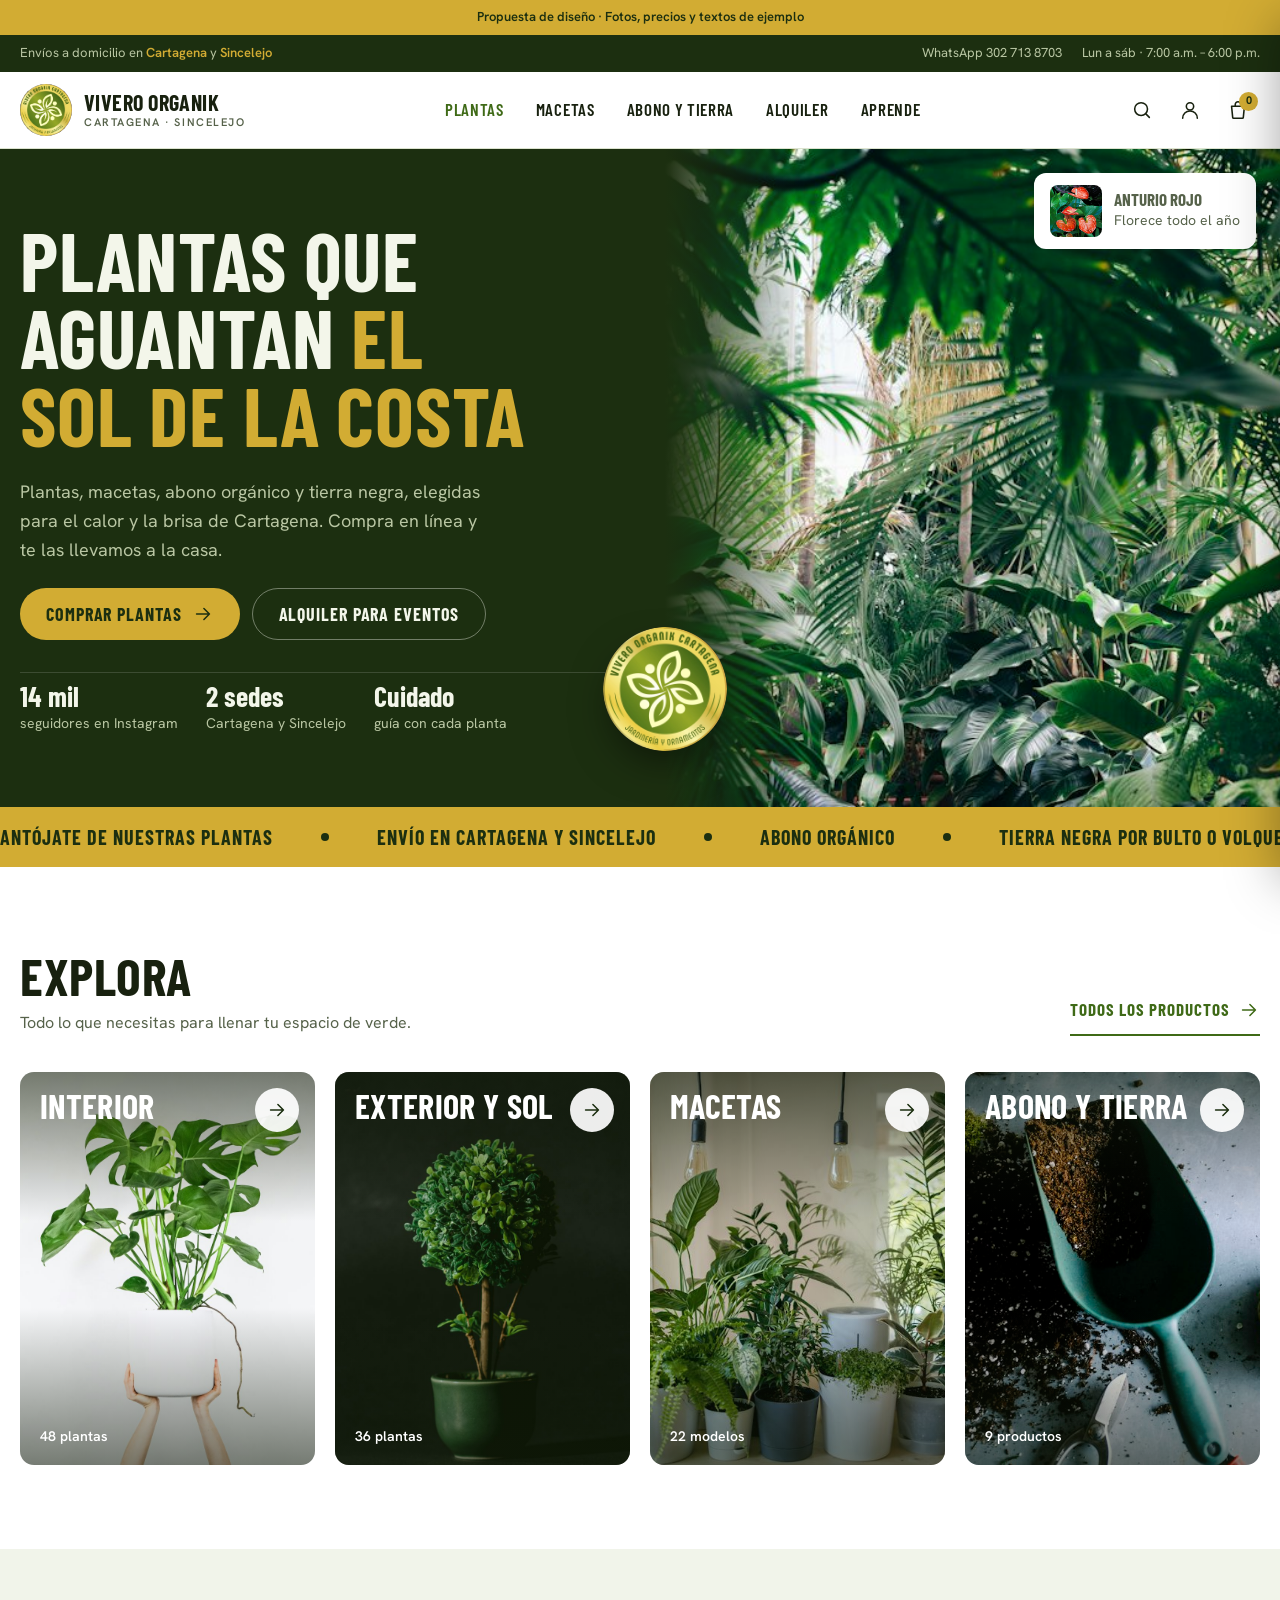
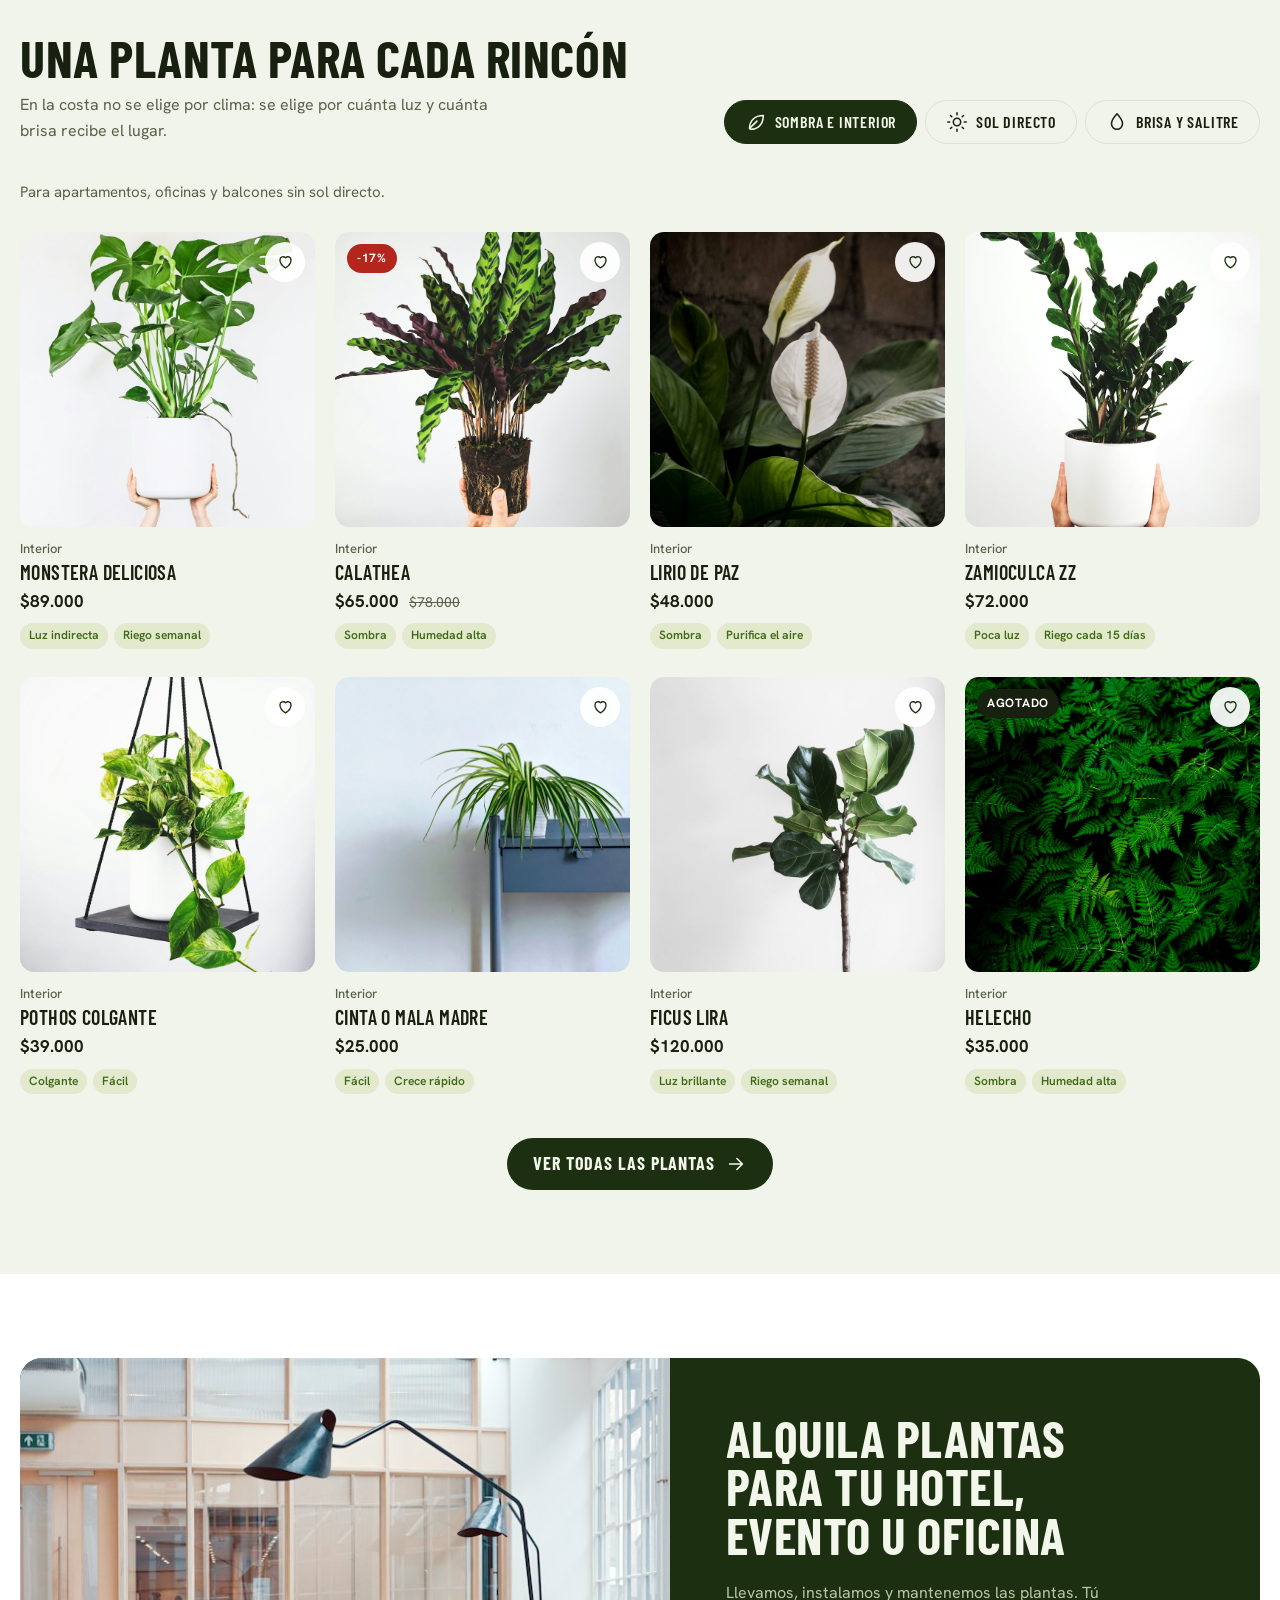
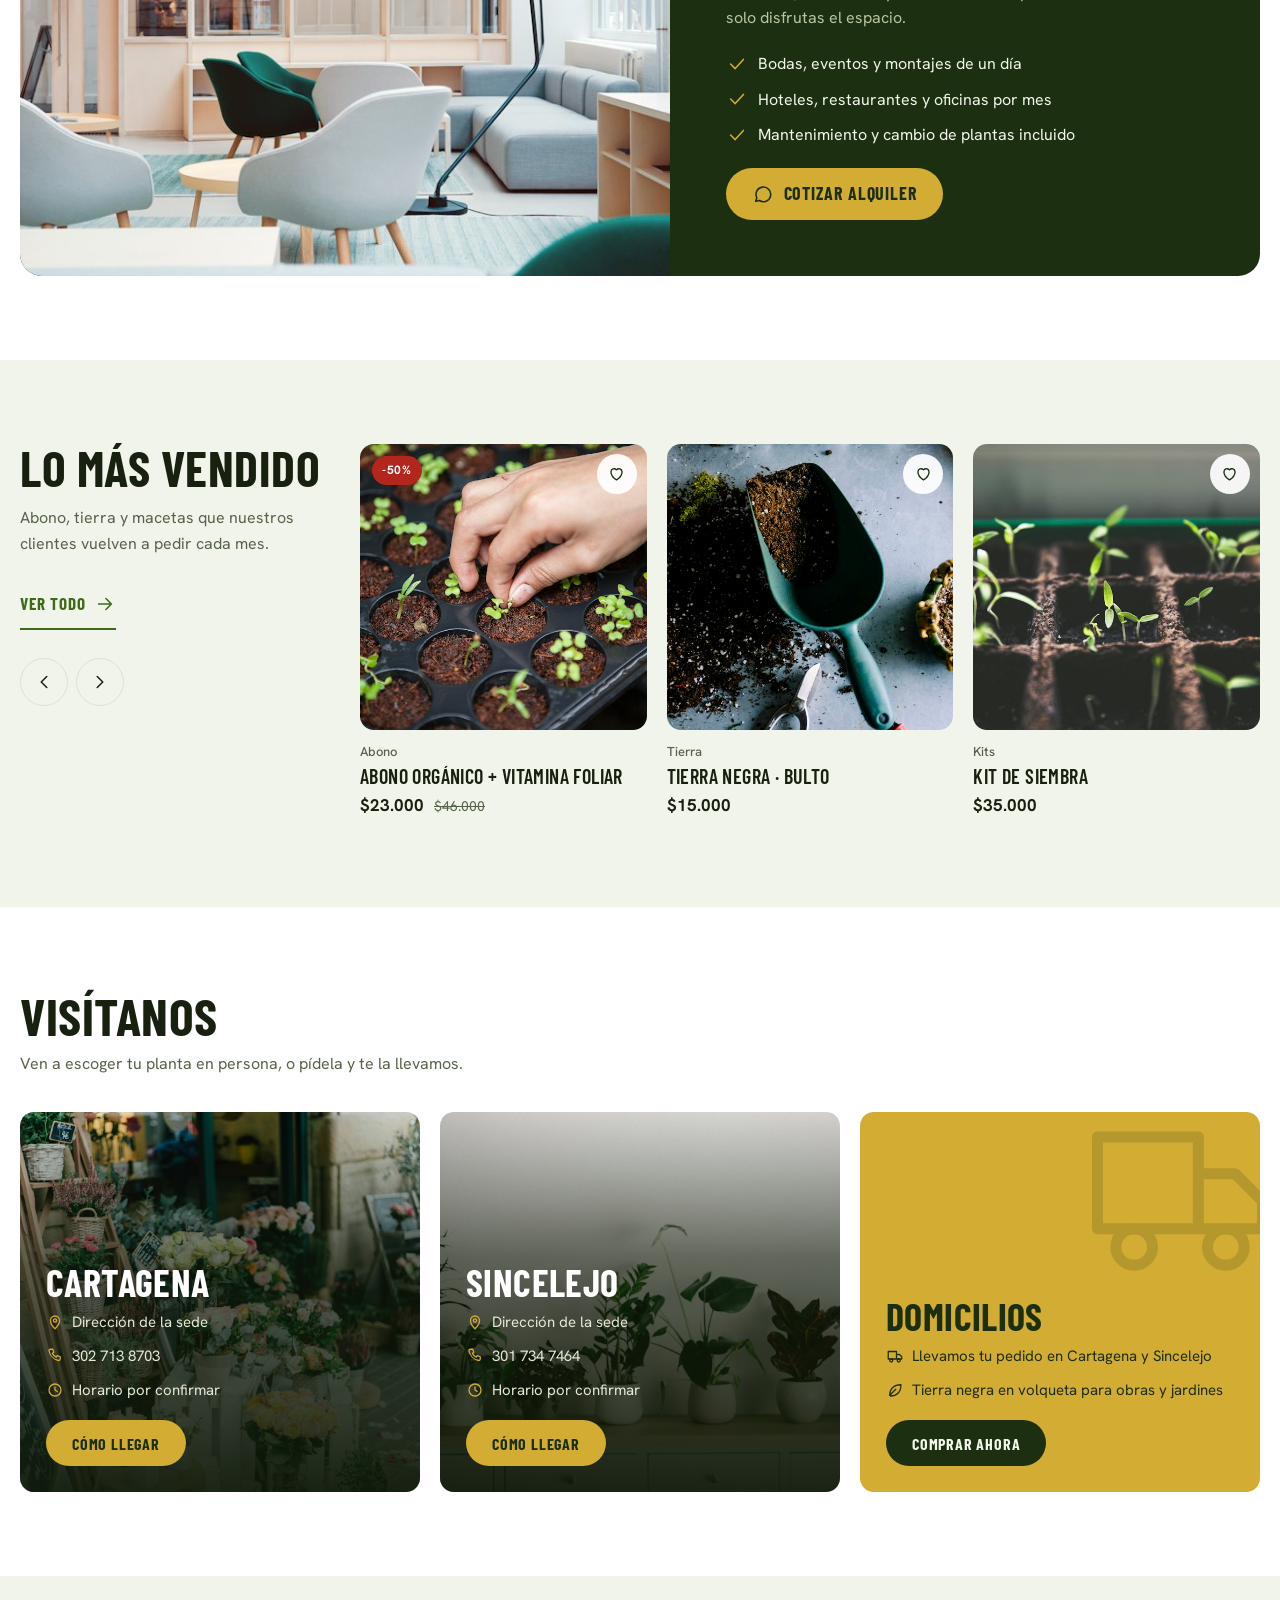
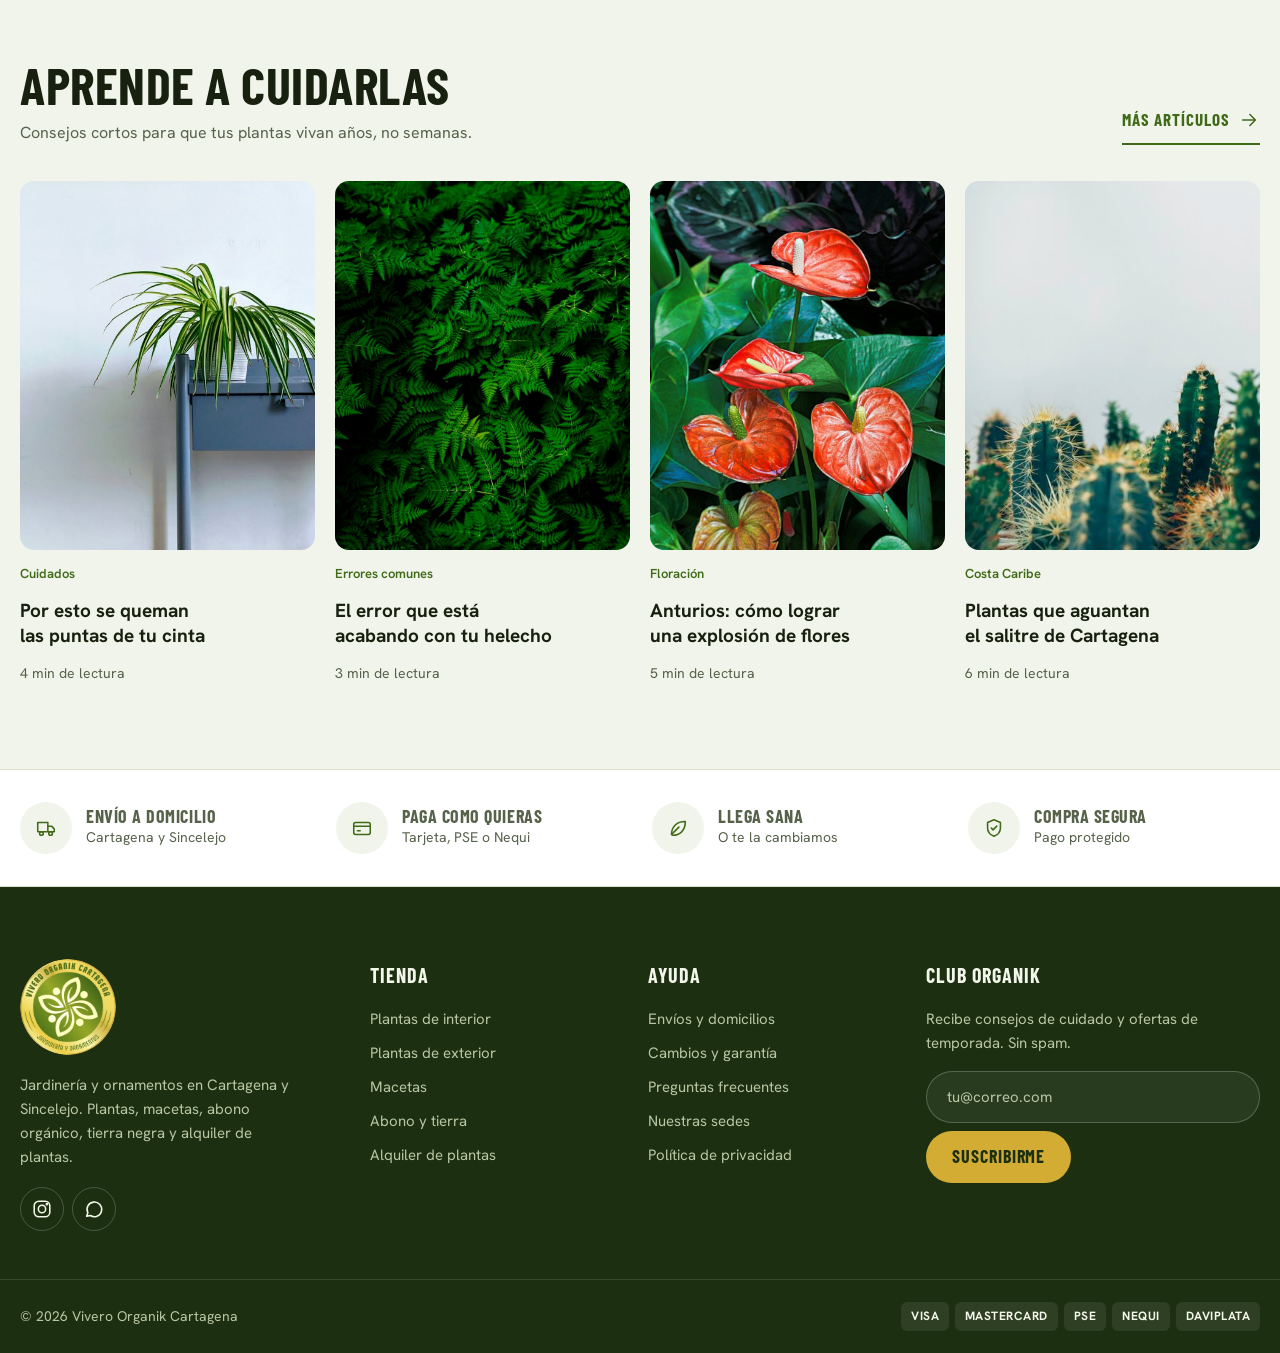
<file: index.html>
<!doctype html>
<html lang="es">
<meta charset="utf-8">
<meta name="viewport" content="width=device-width, initial-scale=1, viewport-fit=cover">
<title>Vivero Organik Tienda</title>
<meta name="claude:viewport-fit-sides" content="cover">
<link rel="preconnect" href="https://fonts.googleapis.com">
<link rel="preconnect" href="https://fonts.gstatic.com" crossorigin>
<link rel="stylesheet" href="https://fonts.googleapis.com/css2?family=Barlow+Condensed:wght@500;600;700&family=Hanken+Grotesk:wght@400;500;600;700&display=swap">
<style>
/* Layout: own-brand header + split hero, Tierranegra's middle sections (explora, tabs+grid, banner, más vendido, sedes, blog) on a white/sage rhythm, own deep-green footer. */
:root{
  --selva:#1C2F10;      /* deep leaf green from the seal */
  --hoja:#3F6A17;       /* mid leaf green: links, active */
  --brote:#93AE33;      /* lime-olive highlight */
  --oro:#D2AC33;        /* seal gold: primary CTA fill */
  --oro-hover:#E3C04D;
  --bg:#FFFFFF;
  --niebla:#F1F4EA;     /* sage-tinted alt section + card plate */
  --surface:#FFFFFF;
  --fg:#18210F;
  --muted:#56624A;
  --line:#DCE3CF;
  --sale:#B3261E;
  --on-oro:#1C2F10;
  --on-selva:#F3F6EA;
  --on-selva-muted:#B9C6A3;
  --shadow:0 10px 30px -12px rgba(28,47,16,.28);
  --f-display:"Barlow Condensed","Arial Narrow",system-ui,sans-serif;
  --f-body:"Hanken Grotesk",system-ui,-apple-system,"Segoe UI",sans-serif;
  --wrap:1280px;
  --r:14px;
  --ease:cubic-bezier(.16,1,.3,1);
}
@media (prefers-color-scheme:dark){:root:not([data-theme="light"]){
  --bg:#0E150A;--niebla:#16200F;--surface:#121B0D;--fg:#E8EEDB;--muted:#A9B897;--line:#2A3820;
  --hoja:#A9C861;--sale:#FF8A80;--shadow:0 10px 30px -12px rgba(0,0,0,.6);color-scheme:dark}}
:root[data-theme="dark"]{
  --bg:#0E150A;--niebla:#16200F;--surface:#121B0D;--fg:#E8EEDB;--muted:#A9B897;--line:#2A3820;
  --hoja:#A9C861;--sale:#FF8A80;--shadow:0 10px 30px -12px rgba(0,0,0,.6);color-scheme:dark}

*{box-sizing:border-box}
body{margin:0}
html{scroll-behavior:smooth}
body{background:var(--bg);color:var(--fg);font:400 16px/1.6 var(--f-body);-webkit-font-smoothing:antialiased}
body::before{content:"";position:fixed;inset:0 0 auto;height:env(safe-area-inset-top,0px);z-index:60;background:var(--selva)}
::selection{background:var(--oro);color:var(--selva)}
a{color:inherit;text-decoration:none}
img{max-width:100%;display:block}
button{font:inherit;color:inherit;cursor:pointer;background:none;border:0}
:focus-visible{outline:2px solid var(--oro);outline-offset:3px;border-radius:6px}
svg.i{width:22px;height:22px;stroke:currentColor;fill:none;stroke-width:1.7;stroke-linecap:round;stroke-linejoin:round;flex:none}
.wrap{max-width:var(--wrap);margin:0 auto;padding-left:max(20px,env(safe-area-inset-left,0px));padding-right:max(20px,env(safe-area-inset-right,0px))}
.h-display{font-family:var(--f-display);font-weight:700;text-transform:uppercase;letter-spacing:.01em;line-height:.95;text-wrap:balance}
.price{font-variant-numeric:tabular-nums}

/* ---------- Proposal note ---------- */
.note{background:var(--oro);color:var(--on-oro);font-size:13px;font-weight:600;text-align:center;padding-block:7px}

/* ---------- Header (own) ---------- */
.topbar{background:var(--selva);color:var(--on-selva-muted);font-size:13px}
.topbar .wrap{display:flex;justify-content:space-between;gap:16px;padding-block:8px;flex-wrap:wrap}
.topbar b{color:var(--oro);font-weight:600}
.topbar .tb-right{display:flex;gap:20px}
header.site{position:sticky;top:env(safe-area-inset-top,0px);z-index:50;background:color-mix(in srgb,var(--bg) 94%,transparent);backdrop-filter:saturate(1.4) blur(10px);border-bottom:1px solid var(--line)}
header.site .wrap{display:grid;grid-template-columns:auto 1fr auto;align-items:center;gap:24px;height:76px}
.brand{display:flex;align-items:center;gap:12px}
.brand img{width:52px;height:52px;border-radius:50%}
.brand span{font-family:var(--f-display);font-weight:700;font-size:22px;line-height:1;text-transform:uppercase;letter-spacing:.02em}
.brand small{display:block;font-family:var(--f-body);font-size:11px;font-weight:600;letter-spacing:.14em;color:var(--muted);margin-top:4px}
nav.main{display:flex;justify-content:center;gap:4px}
nav.main a{font-family:var(--f-display);font-weight:600;font-size:17px;text-transform:uppercase;letter-spacing:.04em;padding:10px 14px;border-radius:999px;transition:background .2s,color .2s}
nav.main a:hover{background:var(--niebla);color:var(--hoja)}
nav.main a.on{color:var(--hoja)}
.hicons{display:flex;gap:4px;align-items:center}
.icon-btn{width:44px;height:44px;display:grid;place-items:center;border-radius:50%;position:relative;transition:background .2s}
.icon-btn:hover{background:var(--niebla)}
.badge{position:absolute;top:4px;right:2px;min-width:19px;height:19px;padding:0 5px;border-radius:999px;background:var(--oro);color:var(--on-oro);font-size:11px;font-weight:700;display:grid;place-items:center;font-variant-numeric:tabular-nums}
.badge.bump{animation:bump .5s var(--ease)}
@keyframes bump{0%{transform:scale(1)}40%{transform:scale(1.45)}100%{transform:scale(1)}}
.menu-btn{display:none}

/* ---------- Hero (own) ---------- */
.hero{background:var(--selva);color:var(--on-selva);position:relative;overflow:hidden}
.hero .wrap{display:grid;grid-template-columns:1.05fr 1fr;gap:0;align-items:stretch;min-height:560px;padding-right:0}
.hero-copy{padding:72px 56px 72px 0;display:flex;flex-direction:column;justify-content:center;gap:24px;position:relative;z-index:2}
.hero h1{font-size:clamp(46px,6.4vw,92px);margin:0}
.hero h1 em{font-style:normal;color:var(--oro)}
.hero p{max-width:46ch;color:var(--on-selva-muted);font-size:18px;margin:0}
.hero-ctas{display:flex;gap:12px;flex-wrap:wrap}
.btn{display:inline-flex;align-items:center;gap:10px;height:52px;padding:0 26px;border-radius:999px;font-family:var(--f-display);font-weight:700;font-size:18px;text-transform:uppercase;letter-spacing:.05em;transition:background .2s,transform .2s var(--ease),color .2s}
.btn:active{transform:scale(.97)}
.btn-oro{background:var(--oro);color:var(--on-oro)}
.btn-oro:hover{background:var(--oro-hover)}
.btn-line{border:1.5px solid color-mix(in srgb,var(--on-selva) 40%,transparent);color:var(--on-selva)}
.btn-line:hover{background:rgba(255,255,255,.08)}
.btn-dark{background:var(--selva);color:var(--on-selva)}
.btn-dark:hover{background:var(--hoja)}
.hero-facts{display:flex;gap:28px;flex-wrap:wrap;padding-top:8px;border-top:1px solid rgba(255,255,255,.14);margin-top:8px}
.hero-facts div{font-size:14px;color:var(--on-selva-muted)}
.hero-facts b{display:block;font-family:var(--f-display);font-size:28px;color:var(--on-selva);font-weight:700;line-height:1.1}
.hero-media{position:relative;min-height:420px}
.hero-media img.main{position:absolute;inset:0;width:100%;height:100%;object-fit:cover}
.hero-media::after{content:"";position:absolute;inset:0;background:linear-gradient(90deg,var(--selva) 0%,rgba(28,47,16,0) 22%)}
.seal{position:absolute;left:-62px;bottom:56px;width:124px;height:124px;border-radius:50%;z-index:3;box-shadow:0 18px 40px -10px rgba(0,0,0,.55);animation:float 6s ease-in-out infinite}
@keyframes float{50%{transform:translateY(-8px) rotate(-4deg)}}
.hero-tag{position:absolute;right:24px;top:24px;z-index:3;background:var(--bg);color:var(--fg);border-radius:12px;padding:12px 16px;display:flex;gap:12px;align-items:center;box-shadow:var(--shadow);max-width:260px}
.hero-tag img{width:52px;height:52px;border-radius:8px;object-fit:cover}
.hero-tag b{display:block;font-family:var(--f-display);text-transform:uppercase;font-size:17px;line-height:1.1}
.hero-tag span{font-size:14px;color:var(--muted)}

/* marquee */
.marquee{background:var(--oro);color:var(--on-oro);overflow:hidden;white-space:nowrap}
.marquee .track{display:inline-flex;gap:48px;padding-block:14px;animation:slide 38s linear infinite;font-family:var(--f-display);font-weight:700;font-size:20px;text-transform:uppercase;letter-spacing:.05em}
.marquee .track span{display:inline-flex;align-items:center;gap:48px}
.marquee .track span::after{content:"";width:8px;height:8px;border-radius:50%;background:var(--selva)}
@keyframes slide{to{transform:translateX(-50%)}}

/* ---------- Section rhythm (Tierranegra: 60px blocks) ---------- */
section.blk{padding-block:84px;scroll-margin-top:60px}
section.alt{background:var(--niebla)}
.sec-head{display:flex;justify-content:space-between;align-items:flex-end;gap:24px;margin-bottom:36px;flex-wrap:wrap}
.sec-head h2{font-size:clamp(34px,4.2vw,52px);margin:0}
.sec-head p{margin:10px 0 0;color:var(--muted);max-width:52ch}
.link-all{display:inline-flex;align-items:center;gap:8px;font-family:var(--f-display);font-weight:700;text-transform:uppercase;letter-spacing:.06em;font-size:17px;color:var(--hoja);padding:10px 0;border-bottom:2px solid currentColor}
.link-all svg{transition:transform .25s var(--ease)}
.link-all:hover svg{transform:translateX(4px)}

/* ---------- 1. Explora (Tierranegra category tiles) ---------- */
.cats{display:grid;grid-template-columns:repeat(4,1fr);gap:20px}
.cat{position:relative;border-radius:var(--r);overflow:hidden;aspect-ratio:3/4;background:var(--niebla);isolation:isolate}
.cat img{width:100%;height:100%;object-fit:cover;transition:transform .7s var(--ease)}
.cat:hover img{transform:scale(1.06)}
.cat::after{content:"";position:absolute;inset:0;background:linear-gradient(180deg,rgba(15,25,8,.55) 0%,rgba(15,25,8,0) 38%,rgba(15,25,8,0) 60%,rgba(15,25,8,.55) 100%);z-index:1}
.cat h3{position:absolute;left:20px;top:18px;z-index:2;margin:0;color:#fff;font-size:34px}
.cat .count{position:absolute;left:20px;bottom:18px;z-index:2;color:#fff;font-size:14px;font-weight:600}
.cat .go{position:absolute;right:16px;top:16px;z-index:2;width:44px;height:44px;border-radius:50%;background:rgba(255,255,255,.92);color:#1C2F10;display:grid;place-items:center;transition:background .25s,transform .35s var(--ease)}
.cat:hover .go{background:var(--oro);transform:rotate(-45deg)}

/* ---------- 2. Tabs + product grid ---------- */
.tabs{display:flex;gap:8px;flex-wrap:wrap}
.tab{height:44px;padding:0 20px;border-radius:999px;border:1.5px solid var(--line);font-family:var(--f-display);font-weight:600;font-size:16px;text-transform:uppercase;letter-spacing:.05em;display:inline-flex;align-items:center;gap:8px;transition:background .2s,border-color .2s,color .2s}
.tab:hover{border-color:var(--hoja)}
.tab[aria-selected="true"]{background:var(--selva);border-color:var(--selva);color:var(--on-selva)}
:root[data-theme="dark"] .tab[aria-selected="true"]{background:var(--oro);border-color:var(--oro);color:var(--on-oro)}
@media (prefers-color-scheme:dark){:root:not([data-theme="light"]) .tab[aria-selected="true"]{background:var(--oro);border-color:var(--oro);color:var(--on-oro)}}
.tab-hint{color:var(--muted);font-size:15px;margin:16px 0 28px;min-height:1.6em}
.grid{display:grid;grid-template-columns:repeat(4,1fr);gap:28px 20px}
.card{display:flex;flex-direction:column;gap:12px;min-width:0}
.card .ph{position:relative;aspect-ratio:1;border-radius:var(--r);overflow:hidden;background:var(--niebla)}
section.alt .card .ph{background:var(--surface)}
.card .ph img{position:absolute;inset:0;width:100%;height:100%;object-fit:cover;transition:opacity .45s ease,transform .7s var(--ease)}
.card .ph img.b{opacity:0}
.card:hover .ph img.b{opacity:1}
.card:hover .ph img.a{transform:scale(1.04)}
.flag{position:absolute;left:12px;top:12px;z-index:2;font-size:12px;font-weight:700;letter-spacing:.06em;text-transform:uppercase;padding:5px 10px;border-radius:999px;background:var(--bg);color:var(--fg)}
.flag.sale{background:var(--sale);color:#fff}
.flag.out{background:var(--fg);color:var(--bg)}
.fav{position:absolute;right:10px;top:10px;z-index:2;width:40px;height:40px;border-radius:50%;background:rgba(255,255,255,.92);color:#1C2F10;display:grid;place-items:center;transition:transform .2s var(--ease)}
.fav svg.i{width:19px;height:19px}
.fav[aria-pressed="true"] svg{fill:#B3261E;stroke:#B3261E}
.fav:active{transform:scale(.88)}
.quick{position:absolute;left:12px;right:12px;bottom:12px;z-index:2;transform:translateY(14px);opacity:0;transition:transform .35s var(--ease),opacity .25s}
.card:hover .quick,.card:focus-within .quick{transform:none;opacity:1}
.add{width:100%;height:46px;border-radius:999px;background:var(--selva);color:var(--on-selva);font-family:var(--f-display);font-weight:700;font-size:16px;text-transform:uppercase;letter-spacing:.06em;display:flex;align-items:center;justify-content:center;gap:8px;transition:background .2s}
.add:hover{background:var(--hoja)}
.add.done{background:var(--oro);color:var(--on-oro)}
.add[disabled]{background:var(--line);color:var(--muted);cursor:not-allowed}
.card .meta{display:flex;flex-direction:column;gap:2px}
.card .cat-l{font-size:13px;color:var(--muted);font-weight:500}
.card h3{margin:0;font-family:var(--f-display);font-weight:600;font-size:20px;line-height:1.15;text-transform:uppercase;letter-spacing:.02em}
.card .row{display:flex;align-items:baseline;gap:10px;margin-top:2px}
.card .now{font-weight:700;font-size:17px}
.card .was{color:var(--muted);text-decoration:line-through;font-size:14px}
.card .care{display:flex;gap:6px;flex-wrap:wrap;margin-top:6px}
.care span{font-size:12px;font-weight:600;color:var(--hoja);background:color-mix(in srgb,var(--brote) 16%,transparent);padding:3px 9px;border-radius:999px}
.add-m{display:none}

/* ---------- 3. Banner alquiler (Tierranegra "zona de bienestar") ---------- */
.banner{display:grid;grid-template-columns:1.1fr 1fr;border-radius:22px;overflow:hidden;background:var(--selva);color:var(--on-selva)}
.banner .pic{position:relative;min-height:460px}
.banner .pic img{position:absolute;inset:0;width:100%;height:100%;object-fit:cover}
.banner .txt{padding:56px;display:flex;flex-direction:column;justify-content:center;gap:20px}
.banner h2{font-size:clamp(36px,4vw,56px);margin:0}
.banner p{color:var(--on-selva-muted);margin:0;max-width:44ch}
.banner ul{list-style:none;padding:0;margin:0;display:grid;gap:10px}
.banner li{display:flex;gap:10px;align-items:center;color:var(--on-selva)}
.banner li svg{color:var(--oro)}

/* ---------- 4. Lo más vendido (side text + rail) ---------- */
.best{display:grid;grid-template-columns:300px 1fr;gap:40px;align-items:start}
.best .side h2{font-size:clamp(34px,4vw,50px);margin:0 0 14px}
.best .side p{color:var(--muted);margin:0 0 24px}
.rail-ctl{display:flex;gap:8px;margin-top:28px}
.rail-ctl button{width:48px;height:48px;border-radius:50%;border:1.5px solid var(--line);display:grid;place-items:center;transition:background .2s,border-color .2s}
.rail-ctl button:hover{background:var(--selva);border-color:var(--selva);color:var(--on-selva)}
.rail{display:grid;grid-auto-flow:column;grid-auto-columns:calc((100% - 40px)/3);gap:20px;overflow-x:auto;scroll-snap-type:x mandatory;scrollbar-width:none;padding-bottom:4px}
.rail::-webkit-scrollbar{display:none}
.rail .card{scroll-snap-align:start}

/* ---------- 5. Sedes ---------- */
.sedes{display:grid;grid-template-columns:repeat(3,1fr);gap:20px}
.sede{position:relative;border-radius:var(--r);overflow:hidden;min-height:380px;color:#fff;display:flex;flex-direction:column;justify-content:flex-end;isolation:isolate}
.sede img{position:absolute;inset:0;width:100%;height:100%;object-fit:cover;z-index:-2}
.sede::before{content:"";position:absolute;inset:0;z-index:-1;background:linear-gradient(180deg,rgba(14,24,8,.08) 0%,rgba(14,24,8,.62) 38%,rgba(14,24,8,.94) 100%)}
.sede .in{padding:26px;display:grid;gap:10px}
.sede h3{margin:0;font-size:38px}
.sede p{margin:0;font-size:15px;color:#E4EAD6;display:flex;gap:8px;align-items:flex-start}
.sede p svg{width:18px;height:18px;margin-top:3px;color:var(--oro)}
.sede .btn{margin-top:8px;height:46px;font-size:16px;justify-self:start}
.sede.delivery{background:var(--oro);color:var(--on-oro)}
.sede.delivery::before{display:none}
.sede.delivery p{color:var(--on-oro)}
.sede.delivery p svg{color:var(--selva)}
.sede.delivery .big{position:absolute;right:-30px;top:-30px;width:220px;height:220px;opacity:.16;color:var(--selva);stroke-width:1.2}

/* ---------- 6. Blog ---------- */
.posts{display:grid;grid-template-columns:repeat(4,1fr);gap:20px}
.post{display:flex;flex-direction:column;gap:14px}
.post .ph{aspect-ratio:4/5;border-radius:var(--r);overflow:hidden;position:relative}
.post .ph img{width:100%;height:100%;object-fit:cover;transition:transform .7s var(--ease)}
.post:hover .ph img{transform:scale(1.05)}
.post .ph::after{content:"";position:absolute;inset:0;background:rgba(0,0,0,.25);opacity:0;transition:opacity .3s}
.post:hover .ph::after{opacity:1}
.post .tagline{font-size:13px;font-weight:600;color:var(--hoja)}
.post h3{margin:0;font-size:19px;line-height:1.3;font-weight:700;font-family:var(--f-body);text-wrap:balance}
.post .read{font-size:14px;color:var(--muted)}

/* ---------- Footer (own) ---------- */
.trust{border-top:1px solid var(--line);border-bottom:1px solid var(--line)}
.trust .wrap{display:grid;grid-template-columns:repeat(4,1fr);gap:24px;padding-block:32px}
.trust div{display:flex;gap:14px;align-items:center}
.trust .ic{width:52px;height:52px;border-radius:50%;background:var(--niebla);display:grid;place-items:center;color:var(--hoja);flex:none}
.trust b{display:block;font-family:var(--f-display);font-size:18px;text-transform:uppercase;letter-spacing:.03em;line-height:1.1}
.trust span{font-size:14px;color:var(--muted)}
footer.site{background:var(--selva);color:var(--on-selva-muted);font-size:15px}
.f-top{display:grid;grid-template-columns:1.3fr 1fr 1fr 1.4fr;gap:40px;padding-block:72px 48px}
.f-brand img{width:96px;height:96px;border-radius:50%;margin-bottom:18px}
.f-brand p{margin:0 0 18px;max-width:34ch}
.social{display:flex;gap:8px}
.social a{width:44px;height:44px;border-radius:50%;border:1px solid rgba(255,255,255,.2);display:grid;place-items:center;color:var(--on-selva);transition:background .2s,color .2s}
.social a:hover{background:var(--oro);color:var(--on-oro);border-color:var(--oro)}
footer h4{font-family:var(--f-display);color:var(--on-selva);font-size:20px;text-transform:uppercase;letter-spacing:.05em;margin:0 0 16px}
footer ul{list-style:none;margin:0;padding:0;display:grid;gap:10px}
footer ul a:hover{color:var(--oro)}
.news p{margin:0 0 16px}
.news form{display:flex;gap:8px;flex-wrap:wrap}
.news label{position:absolute;width:1px;height:1px;overflow:hidden;clip:rect(0 0 0 0)}
.news input{flex:1 1 200px;min-width:0;height:52px;border-radius:999px;border:1px solid rgba(255,255,255,.22);background:rgba(255,255,255,.06);color:var(--on-selva);padding:0 20px;font:inherit}
.news input::placeholder{color:var(--on-selva-muted)}
.news input:focus{outline:2px solid var(--oro);outline-offset:2px}
.news .msg{flex-basis:100%;font-size:14px;color:var(--oro);min-height:1.4em;margin:4px 0 0}
.f-bot{border-top:1px solid rgba(255,255,255,.12)}
.f-bot .wrap{display:flex;justify-content:space-between;align-items:center;gap:16px;padding-block:22px;flex-wrap:wrap;font-size:14px}
.pay{display:flex;gap:6px;flex-wrap:wrap}
.pay span{font-size:12px;font-weight:700;letter-spacing:.04em;padding:5px 10px;border-radius:6px;background:rgba(255,255,255,.08);color:var(--on-selva)}

/* ---------- Cart drawer ---------- */
.scrim{position:fixed;inset:0;background:rgba(10,16,6,.5);z-index:80;opacity:0;pointer-events:none;transition:opacity .3s}
.scrim.on{opacity:1;pointer-events:auto}
.drawer{position:fixed;top:0;right:0;bottom:0;width:min(440px,100%);background:var(--bg);z-index:90;display:flex;flex-direction:column;transform:translateX(100%);transition:transform .45s var(--ease);box-shadow:-20px 0 50px -20px rgba(0,0,0,.35);padding-top:env(safe-area-inset-top,0px);padding-bottom:env(safe-area-inset-bottom,0px);padding-right:env(safe-area-inset-right,0px)}
.drawer.on{transform:none}
.d-head{display:flex;justify-content:space-between;align-items:center;padding:20px 24px;border-bottom:1px solid var(--line)}
.d-head h2{margin:0;font-size:30px}
.steps{display:flex;gap:6px;padding:14px 24px;font-size:13px;font-weight:600;color:var(--muted);border-bottom:1px solid var(--line)}
.steps span{display:flex;align-items:center;gap:6px}
.steps span.on{color:var(--hoja)}
.steps i{font-style:normal;width:22px;height:22px;border-radius:50%;display:grid;place-items:center;background:var(--niebla);font-size:12px}
.steps span.on i{background:var(--selva);color:var(--on-selva)}
.steps .sep{flex:1;height:1px;background:var(--line);align-self:center}
.d-body{flex:1;overflow-y:auto;padding:8px 24px}
.line{display:grid;grid-template-columns:76px 1fr auto;gap:14px;padding:16px 0;border-bottom:1px solid var(--line);align-items:start}
.line img{width:76px;height:76px;border-radius:10px;object-fit:cover}
.line h3{margin:0 0 2px;font-family:var(--f-display);font-weight:600;font-size:18px;text-transform:uppercase;line-height:1.15}
.line .u{font-size:14px;color:var(--muted)}
.qty{display:inline-flex;align-items:center;border:1.5px solid var(--line);border-radius:999px;margin-top:10px}
.qty button{width:36px;height:36px;display:grid;place-items:center}
.qty button svg.i{width:16px;height:16px}
.qty output{min-width:26px;text-align:center;font-weight:700;font-variant-numeric:tabular-nums}
.line .lt{font-weight:700;font-variant-numeric:tabular-nums;text-align:right}
.line .rm{font-size:13px;color:var(--muted);text-decoration:underline;margin-top:8px;display:block;margin-left:auto}
.empty{text-align:center;padding:56px 12px;color:var(--muted)}
.empty svg{width:56px;height:56px;color:var(--brote);margin:0 auto 12px;stroke-width:1.3}
.empty b{display:block;color:var(--fg);font-family:var(--f-display);font-size:24px;text-transform:uppercase}
.d-foot{border-top:1px solid var(--line);padding:20px 24px;display:grid;gap:12px}
.ship{font-size:14px;color:var(--muted)}
.ship .bar{height:6px;background:var(--niebla);border-radius:999px;overflow:hidden;margin-top:8px}
.ship .bar i{display:block;height:100%;background:var(--brote);width:0;transition:width .5s var(--ease)}
.sub{display:flex;justify-content:space-between;align-items:baseline;font-size:15px}
.sub b{font-size:24px;font-variant-numeric:tabular-nums}
.d-foot .btn{justify-content:center;width:100%}
.d-foot small{text-align:center;color:var(--muted);font-size:13px}

/* mobile nav drawer */
.mnav{position:fixed;inset:0 auto 0 0;width:min(340px,88%);background:var(--selva);color:var(--on-selva);z-index:90;transform:translateX(-100%);transition:transform .4s var(--ease);padding:calc(env(safe-area-inset-top,0px) + 20px) 24px 24px max(24px,env(safe-area-inset-left,0px));display:flex;flex-direction:column;gap:6px}
.mnav.on{transform:none}
.mnav a{font-family:var(--f-display);font-size:30px;font-weight:700;text-transform:uppercase;padding:8px 0;border-bottom:1px solid rgba(255,255,255,.1)}
.mnav .x{align-self:flex-end;color:var(--on-selva)}

.toast{position:fixed;left:50%;bottom:calc(24px + env(safe-area-inset-bottom,0px));transform:translate(-50%,30px);opacity:0;background:var(--selva);color:var(--on-selva);padding:14px 22px;border-radius:999px;font-weight:600;z-index:100;transition:all .35s var(--ease);box-shadow:var(--shadow);max-width:calc(100% - 32px);text-align:center}
.toast.on{transform:translate(-50%,0);opacity:1}

/* ---------- Responsive ---------- */
@media (max-width:1080px){
  nav.main{display:none}.menu-btn{display:grid}
  header.site .wrap{grid-template-columns:auto 1fr auto}
  .brand{justify-self:start}
  .grid,.cats,.posts{grid-template-columns:repeat(2,1fr)}
  .best{grid-template-columns:1fr}
  .rail{grid-auto-columns:calc((100% - 20px)/2)}
  .f-top{grid-template-columns:1fr 1fr}
  .trust .wrap{grid-template-columns:repeat(2,1fr)}
}
@media (max-width:860px){
  .hero .wrap{grid-template-columns:1fr;padding-right:max(20px,env(safe-area-inset-right,0px));min-height:0}
  .hero-copy{padding:48px 0 40px}
  .hero-media{min-height:340px;margin-left:calc(-1*max(20px,env(safe-area-inset-left,0px)));margin-right:calc(-1*max(20px,env(safe-area-inset-right,0px)))}
  .hero-media::after{background:linear-gradient(180deg,var(--selva) 0%,rgba(28,47,16,0) 30%)}
  .seal{left:auto;right:max(20px,env(safe-area-inset-right,0px));top:-50px;bottom:auto;width:100px;height:100px}
  .banner{grid-template-columns:1fr}
  .banner .pic{min-height:280px}
  .banner .txt{padding:36px 24px}
  .sedes{grid-template-columns:1fr}
  .sede{min-height:300px}
  .topbar .tb-right{display:none}
}
@media (max-width:600px){
  section.blk{padding-block:60px}
  .brand small{display:none}
  .brand span{font-size:19px}
  .brand img{width:44px;height:44px}
  header.site .wrap{gap:8px;height:68px}
  .hicons .hide-s{display:none}
  .cats{grid-auto-flow:column;grid-template-columns:none;grid-auto-columns:72%;overflow-x:auto;scroll-snap-type:x mandatory;scrollbar-width:none;margin-inline:calc(-1*max(20px,env(safe-area-inset-left,0px)));padding-inline:max(20px,env(safe-area-inset-left,0px))}
  .cats::-webkit-scrollbar{display:none}
  .cat{scroll-snap-align:start}
  .grid{gap:24px 12px}
  .card h3{font-size:17px}
  .card .care{display:none}
  .quick{display:none}
  .add-m{display:flex;height:42px;font-size:15px}
  .rail{grid-auto-columns:64%}
  .posts{grid-template-columns:1fr 1fr;gap:16px 12px}
  .post h3{font-size:16px}
  .trust .wrap{grid-template-columns:1fr}
  .f-top{grid-template-columns:1fr;gap:32px}
  .hero-tag{display:none}
  .hero-facts{gap:20px}
}
@media (hover:none){.quick{display:none}.add-m{display:flex}}
@media (prefers-reduced-motion:reduce){
  *,*::before,*::after{animation:none!important;transition-duration:.01ms!important;scroll-behavior:auto!important}
}
</style>

<svg width="0" height="0" style="position:absolute" aria-hidden="true">
  <symbol id="i-search" viewBox="0 0 24 24"><circle cx="11" cy="11" r="7"/><path d="m20 20-3.5-3.5"/></symbol>
  <symbol id="i-user" viewBox="0 0 24 24"><circle cx="12" cy="8" r="4"/><path d="M4 21a8 8 0 0 1 16 0"/></symbol>
  <symbol id="i-bag" viewBox="0 0 24 24"><path d="M5 8h14l-1.2 12.1a1 1 0 0 1-1 .9H7.2a1 1 0 0 1-1-.9L5 8Z"/><path d="M9 8V6a3 3 0 0 1 6 0v2"/></symbol>
  <symbol id="i-heart" viewBox="0 0 24 24"><path d="M12 20s-7-4.4-7-10a4 4 0 0 1 7-2.6A4 4 0 0 1 19 10c0 5.6-7 10-7 10Z"/></symbol>
  <symbol id="i-arrow" viewBox="0 0 24 24"><path d="M5 12h14M13 6l6 6-6 6"/></symbol>
  <symbol id="i-left" viewBox="0 0 24 24"><path d="m15 6-6 6 6 6"/></symbol>
  <symbol id="i-right" viewBox="0 0 24 24"><path d="m9 6 6 6-6 6"/></symbol>
  <symbol id="i-x" viewBox="0 0 24 24"><path d="M6 6l12 12M18 6 6 18"/></symbol>
  <symbol id="i-plus" viewBox="0 0 24 24"><path d="M12 5v14M5 12h14"/></symbol>
  <symbol id="i-minus" viewBox="0 0 24 24"><path d="M5 12h14"/></symbol>
  <symbol id="i-check" viewBox="0 0 24 24"><path d="m5 12 5 5 9-10"/></symbol>
  <symbol id="i-menu" viewBox="0 0 24 24"><path d="M4 7h16M4 12h16M4 17h10"/></symbol>
  <symbol id="i-truck" viewBox="0 0 24 24"><path d="M3 6h11v10H3zM14 10h4l3 3v3h-7"/><circle cx="7" cy="18" r="2"/><circle cx="17" cy="18" r="2"/></symbol>
  <symbol id="i-shield" viewBox="0 0 24 24"><path d="M12 3 5 6v6c0 4.5 3 7.5 7 9 4-1.5 7-4.5 7-9V6l-7-3Z"/><path d="m9 12 2 2 4-4"/></symbol>
  <symbol id="i-leaf" viewBox="0 0 24 24"><path d="M5 19c0-8 5-14 15-14 0 10-6 15-14 15"/><path d="M5 19 13 11"/></symbol>
  <symbol id="i-card" viewBox="0 0 24 24"><rect x="3" y="6" width="18" height="13" rx="2"/><path d="M3 10h18M7 15h3"/></symbol>
  <symbol id="i-pin" viewBox="0 0 24 24"><path d="M12 21s-6-5.5-6-11a6 6 0 0 1 12 0c0 5.5-6 11-6 11Z"/><circle cx="12" cy="10" r="2.2"/></symbol>
  <symbol id="i-phone" viewBox="0 0 24 24"><path d="M6 3h3l1.5 4-2 1.5a11 11 0 0 0 5 5l1.5-2 4 1.5v3a2 2 0 0 1-2 2A16 16 0 0 1 4 5a2 2 0 0 1 2-2Z"/></symbol>
  <symbol id="i-clock" viewBox="0 0 24 24"><circle cx="12" cy="12" r="8"/><path d="M12 8v4l3 2"/></symbol>
  <symbol id="i-sun" viewBox="0 0 24 24"><circle cx="12" cy="12" r="4"/><path d="M12 2v2M12 20v2M4.9 4.9l1.4 1.4M17.7 17.7l1.4 1.4M2 12h2M20 12h2M4.9 19.1l1.4-1.4M17.7 6.3l1.4-1.4"/></symbol>
  <symbol id="i-drop" viewBox="0 0 24 24"><path d="M12 3s6 6.5 6 11a6 6 0 0 1-12 0c0-4.5 6-11 6-11Z"/></symbol>
  <symbol id="i-insta" viewBox="0 0 24 24"><rect x="3.5" y="3.5" width="17" height="17" rx="5"/><circle cx="12" cy="12" r="4"/><circle cx="17.3" cy="6.7" r=".6" fill="currentColor"/></symbol>
  <symbol id="i-chat" viewBox="0 0 24 24"><path d="M4 20l1.3-3.9A8 8 0 1 1 8 19.1L4 20Z"/></symbol>
</svg>

<div class="note">Propuesta de diseño · Fotos, precios y textos de ejemplo</div>

<div class="topbar"><div class="wrap">
  <span>Envíos a domicilio en <b>Cartagena</b> y <b>Sincelejo</b></span>
  <span class="tb-right"><span>WhatsApp 302 713 8703</span><span>Lun a sáb · 7:00 a.m. – 6:00 p.m.</span></span>
</div></div>

<header class="site"><div class="wrap">
  <a class="brand" href="#top" aria-label="Vivero Organik, inicio">
    <img src="logo-organik.webp" alt="" width="52" height="52">
    <span>Vivero Organik<small>CARTAGENA · SINCELEJO</small></span>
  </a>
  <nav class="main" aria-label="Principal">
    <a href="#plantas" class="on">Plantas</a>
    <a href="#explora">Macetas</a>
    <a href="#mas-vendido">Abono y tierra</a>
    <a href="#alquiler">Alquiler</a>
    <a href="#aprende">Aprende</a>
  </nav>
  <div class="hicons">
    <button class="icon-btn hide-s" aria-label="Buscar"><svg class="i"><use href="#i-search"/></svg></button>
    <button class="icon-btn hide-s" aria-label="Mi cuenta"><svg class="i"><use href="#i-user"/></svg></button>
    <button class="icon-btn" id="openCart" aria-label="Abrir carrito, 0 productos"><svg class="i"><use href="#i-bag"/></svg><span class="badge" id="cartCount">0</span></button>
    <button class="icon-btn menu-btn" id="openMenu" aria-label="Abrir menú"><svg class="i"><use href="#i-menu"/></svg></button>
  </div>
</div></header>

<main id="top">
  <!-- HERO (own) -->
  <section class="hero" aria-labelledby="h-hero">
    <div class="wrap">
      <div class="hero-copy">
        <h1 class="h-display" id="h-hero">Plantas que aguantan <em>el sol de la costa</em></h1>
        <p>Plantas, macetas, abono orgánico y tierra negra, elegidas para el calor y la brisa de Cartagena. Compra en línea y te las llevamos a la casa.</p>
        <div class="hero-ctas">
          <a class="btn btn-oro" href="#plantas">Comprar plantas <svg class="i"><use href="#i-arrow"/></svg></a>
          <a class="btn btn-line" href="#alquiler">Alquiler para eventos</a>
        </div>
        <div class="hero-facts">
          <div><b>14 mil</b>seguidores en Instagram</div>
          <div><b>2 sedes</b>Cartagena y Sincelejo</div>
          <div><b>Cuidado</b>guía con cada planta</div>
        </div>
      </div>
      <div class="hero-media">
        <img class="main" src="img/invernadero.jpg" alt="Interior de vivero con plantas tropicales" width="800" height="533">
        <img class="seal" src="logo-organik.webp" alt="Sello Vivero Organik Cartagena" width="124" height="124">
        <a class="hero-tag" href="#plantas">
          <img src="img/anturio.jpg" alt="" width="52" height="52">
          <span><b>Anturio rojo</b>Florece todo el año</span>
        </a>
      </div>
    </div>
  </section>

  <div class="marquee" aria-hidden="true"><div class="track">
    <span>Antójate de nuestras plantas</span><span>Envío en Cartagena y Sincelejo</span><span>Abono orgánico</span><span>Tierra negra por bulto o volqueta</span><span>Alquiler de plantas</span>
    <span>Antójate de nuestras plantas</span><span>Envío en Cartagena y Sincelejo</span><span>Abono orgánico</span><span>Tierra negra por bulto o volqueta</span><span>Alquiler de plantas</span>
  </div></div>

  <!-- 1. EXPLORA -->
  <section class="blk" id="explora" aria-labelledby="h-explora"><div class="wrap">
    <div class="sec-head">
      <div><h2 class="h-display" id="h-explora">Explora</h2><p>Todo lo que necesitas para llenar tu espacio de verde.</p></div>
      <a class="link-all" href="#plantas">Todos los productos <svg class="i"><use href="#i-arrow"/></svg></a>
    </div>
    <div class="cats">
      <a class="cat" href="#plantas"><img src="img/monstera.jpg" alt="" loading="lazy" width="600" height="800"><h3 class="h-display">Interior</h3><span class="count">48 plantas</span><span class="go"><svg class="i"><use href="#i-arrow"/></svg></span></a>
      <a class="cat" href="#plantas"><img src="img/topiario.jpg" alt="" loading="lazy" width="600" height="800"><h3 class="h-display">Exterior y sol</h3><span class="count">36 plantas</span><span class="go"><svg class="i"><use href="#i-arrow"/></svg></span></a>
      <a class="cat" href="#mas-vendido"><img src="img/macetas.jpg" alt="" loading="lazy" width="600" height="800"><h3 class="h-display">Macetas</h3><span class="count">22 modelos</span><span class="go"><svg class="i"><use href="#i-arrow"/></svg></span></a>
      <a class="cat" href="#mas-vendido"><img src="img/tierra.jpg" alt="" loading="lazy" width="600" height="800"><h3 class="h-display">Abono y tierra</h3><span class="count">9 productos</span><span class="go"><svg class="i"><use href="#i-arrow"/></svg></span></a>
    </div>
  </div></section>

  <!-- 2. PLANTAS POR RINCÓN (tabs + grid) -->
  <section class="blk alt" id="plantas" aria-labelledby="h-plantas"><div class="wrap">
    <div class="sec-head">
      <div><h2 class="h-display" id="h-plantas">Una planta para cada rincón</h2><p>En la costa no se elige por clima: se elige por cuánta luz y cuánta brisa recibe el lugar.</p></div>
      <div class="tabs" role="tablist" aria-label="Filtrar por tipo de luz">
        <button class="tab" role="tab" aria-selected="true" data-tab="sombra" id="t-sombra"><svg class="i"><use href="#i-leaf"/></svg>Sombra e interior</button>
        <button class="tab" role="tab" aria-selected="false" data-tab="sol" id="t-sol"><svg class="i"><use href="#i-sun"/></svg>Sol directo</button>
        <button class="tab" role="tab" aria-selected="false" data-tab="brisa" id="t-brisa"><svg class="i"><use href="#i-drop"/></svg>Brisa y salitre</button>
      </div>
    </div>
    <p class="tab-hint" id="tabHint" aria-live="polite"></p>
    <div class="grid" id="grid" role="tabpanel" aria-labelledby="t-sombra"></div>
    <div style="display:flex;justify-content:center;margin-top:44px"><a class="btn btn-dark" href="#plantas">Ver todas las plantas <svg class="i"><use href="#i-arrow"/></svg></a></div>
  </div></section>

  <!-- 3. BANNER ALQUILER -->
  <section class="blk" id="alquiler" aria-labelledby="h-alq"><div class="wrap">
    <div class="banner">
      <div class="pic"><img src="img/oficina.jpg" alt="Oficina decorada con plantas" loading="lazy" width="800" height="533"></div>
      <div class="txt">
        <h2 class="h-display" id="h-alq">Alquila plantas para tu hotel, evento u oficina</h2>
        <p>Llevamos, instalamos y mantenemos las plantas. Tú solo disfrutas el espacio.</p>
        <ul>
          <li><svg class="i"><use href="#i-check"/></svg>Bodas, eventos y montajes de un día</li>
          <li><svg class="i"><use href="#i-check"/></svg>Hoteles, restaurantes y oficinas por mes</li>
          <li><svg class="i"><use href="#i-check"/></svg>Mantenimiento y cambio de plantas incluido</li>
        </ul>
        <div><a class="btn btn-oro" href="https://wa.me/573027138703?text=Hola%2C%20quiero%20cotizar%20alquiler%20de%20plantas" target="_blank" rel="noopener"><svg class="i"><use href="#i-chat"/></svg>Cotizar alquiler</a></div>
      </div>
    </div>
  </div></section>

  <!-- 4. LO MÁS VENDIDO -->
  <section class="blk alt" id="mas-vendido" aria-labelledby="h-best"><div class="wrap">
    <div class="best">
      <div class="side">
        <h2 class="h-display" id="h-best">Lo más vendido</h2>
        <p>Abono, tierra y macetas que nuestros clientes vuelven a pedir cada mes.</p>
        <a class="link-all" href="#mas-vendido">Ver todo <svg class="i"><use href="#i-arrow"/></svg></a>
        <div class="rail-ctl">
          <button id="railPrev" aria-label="Anterior"><svg class="i"><use href="#i-left"/></svg></button>
          <button id="railNext" aria-label="Siguiente"><svg class="i"><use href="#i-right"/></svg></button>
        </div>
      </div>
      <div class="rail" id="rail" tabindex="0" aria-label="Productos más vendidos"></div>
    </div>
  </div></section>

  <!-- 5. SEDES -->
  <section class="blk" id="sedes" aria-labelledby="h-sedes"><div class="wrap">
    <div class="sec-head"><div><h2 class="h-display" id="h-sedes">Visítanos</h2><p>Ven a escoger tu planta en persona, o pídela y te la llevamos.</p></div></div>
    <div class="sedes">
      <article class="sede">
        <img src="img/floristeria.jpg" alt="" loading="lazy" width="800" height="533">
        <div class="in">
          <h3 class="h-display">Cartagena</h3>
          <p><svg class="i"><use href="#i-pin"/></svg>Dirección de la sede</p>
          <p><svg class="i"><use href="#i-phone"/></svg>302 713 8703</p>
          <p><svg class="i"><use href="#i-clock"/></svg>Horario por confirmar</p>
          <a class="btn btn-oro" href="https://www.google.com/maps/search/Vivero+Organik+Cartagena" target="_blank" rel="noopener">Cómo llegar</a>
        </div>
      </article>
      <article class="sede">
        <img src="img/estante.jpg" alt="" loading="lazy" width="800" height="533">
        <div class="in">
          <h3 class="h-display">Sincelejo</h3>
          <p><svg class="i"><use href="#i-pin"/></svg>Dirección de la sede</p>
          <p><svg class="i"><use href="#i-phone"/></svg>301 734 7464</p>
          <p><svg class="i"><use href="#i-clock"/></svg>Horario por confirmar</p>
          <a class="btn btn-oro" href="https://www.google.com/maps/search/Vivero+Organik+Sincelejo" target="_blank" rel="noopener">Cómo llegar</a>
        </div>
      </article>
      <article class="sede delivery">
        <svg class="i big"><use href="#i-truck"/></svg>
        <div class="in">
          <h3 class="h-display">Domicilios</h3>
          <p><svg class="i"><use href="#i-truck"/></svg>Llevamos tu pedido en Cartagena y Sincelejo</p>
          <p><svg class="i"><use href="#i-leaf"/></svg>Tierra negra en volqueta para obras y jardines</p>
          <a class="btn btn-dark" href="#plantas">Comprar ahora</a>
        </div>
      </article>
    </div>
  </div></section>

  <!-- 6. BLOG -->
  <section class="blk alt" id="aprende" aria-labelledby="h-blog"><div class="wrap">
    <div class="sec-head">
      <div><h2 class="h-display" id="h-blog">Aprende a cuidarlas</h2><p>Consejos cortos para que tus plantas vivan años, no semanas.</p></div>
      <a class="link-all" href="#aprende">Más artículos <svg class="i"><use href="#i-arrow"/></svg></a>
    </div>
    <div class="posts">
      <a class="post" href="#aprende"><div class="ph"><img src="img/cinta.jpg" alt="" loading="lazy" width="600" height="750"></div><span class="tagline">Cuidados</span><h3>Por esto se queman las puntas de tu cinta</h3><span class="read">4 min de lectura</span></a>
      <a class="post" href="#aprende"><div class="ph"><img src="img/helecho.jpg" alt="" loading="lazy" width="600" height="750"></div><span class="tagline">Errores comunes</span><h3>El error que está acabando con tu helecho</h3><span class="read">3 min de lectura</span></a>
      <a class="post" href="#aprende"><div class="ph"><img src="img/anturio.jpg" alt="" loading="lazy" width="600" height="750"></div><span class="tagline">Floración</span><h3>Anturios: cómo lograr una explosión de flores</h3><span class="read">5 min de lectura</span></a>
      <a class="post" href="#aprende"><div class="ph"><img src="img/cactusrow.jpg" alt="" loading="lazy" width="600" height="750"></div><span class="tagline">Costa Caribe</span><h3>Plantas que aguantan el salitre de Cartagena</h3><span class="read">6 min de lectura</span></a>
    </div>
  </div></section>
</main>

<!-- FOOTER (own) -->
<div class="trust"><div class="wrap">
  <div><span class="ic"><svg class="i"><use href="#i-truck"/></svg></span><span><b>Envío a domicilio</b>Cartagena y Sincelejo</span></div>
  <div><span class="ic"><svg class="i"><use href="#i-card"/></svg></span><span><b>Paga como quieras</b>Tarjeta, PSE o Nequi</span></div>
  <div><span class="ic"><svg class="i"><use href="#i-leaf"/></svg></span><span><b>Llega sana</b>O te la cambiamos</span></div>
  <div><span class="ic"><svg class="i"><use href="#i-shield"/></svg></span><span><b>Compra segura</b>Pago protegido</span></div>
</div></div>

<footer class="site">
  <div class="wrap f-top">
    <div class="f-brand">
      <img src="logo-organik.webp" alt="Vivero Organik Cartagena" width="96" height="96" loading="lazy">
      <p>Jardinería y ornamentos en Cartagena y Sincelejo. Plantas, macetas, abono orgánico, tierra negra y alquiler de plantas.</p>
      <div class="social">
        <a href="https://www.instagram.com/viverorganikcartagena/" target="_blank" rel="noopener" aria-label="Instagram"><svg class="i"><use href="#i-insta"/></svg></a>
        <a href="https://wa.me/573027138703" target="_blank" rel="noopener" aria-label="WhatsApp"><svg class="i"><use href="#i-chat"/></svg></a>
      </div>
    </div>
    <div>
      <h4>Tienda</h4>
      <ul><li><a href="#plantas">Plantas de interior</a></li><li><a href="#plantas">Plantas de exterior</a></li><li><a href="#mas-vendido">Macetas</a></li><li><a href="#mas-vendido">Abono y tierra</a></li><li><a href="#alquiler">Alquiler de plantas</a></li></ul>
    </div>
    <div>
      <h4>Ayuda</h4>
      <ul><li><a href="#sedes">Envíos y domicilios</a></li><li><a href="#sedes">Cambios y garantía</a></li><li><a href="#sedes">Preguntas frecuentes</a></li><li><a href="#sedes">Nuestras sedes</a></li><li><a href="#top">Política de privacidad</a></li></ul>
    </div>
    <div class="news">
      <h4>Club Organik</h4>
      <p>Recibe consejos de cuidado y ofertas de temporada. Sin spam.</p>
      <form id="news" novalidate>
        <label for="email">Correo electrónico</label>
        <input id="email" type="email" autocomplete="email" placeholder="tu@correo.com" required>
        <button class="btn btn-oro" type="submit">Suscribirme</button>
        <p class="msg" id="newsMsg" aria-live="polite"></p>
      </form>
    </div>
  </div>
  <div class="f-bot"><div class="wrap">
    <span>© 2026 Vivero Organik Cartagena</span>
    <div class="pay" aria-label="Medios de pago"><span>VISA</span><span>MASTERCARD</span><span>PSE</span><span>NEQUI</span><span>DAVIPLATA</span></div>
  </div></div>
</footer>

<!-- Cart drawer -->
<div class="scrim" id="scrim"></div>
<aside class="drawer" id="drawer" role="dialog" aria-modal="true" aria-labelledby="h-cart" aria-hidden="true">
  <div class="d-head"><h2 class="h-display" id="h-cart">Tu carrito</h2><button class="icon-btn" id="closeCart" aria-label="Cerrar carrito"><svg class="i"><use href="#i-x"/></svg></button></div>
  <div class="steps" aria-label="Pasos de compra"><span class="on"><i>1</i>Carrito</span><span class="sep"></span><span><i>2</i>Envío</span><span class="sep"></span><span><i>3</i>Pago</span></div>
  <div class="d-body" id="cartBody"></div>
  <div class="d-foot" id="cartFoot">
    <div class="ship" id="shipMsg"></div>
    <div class="sub"><span>Subtotal</span><b id="subtotal" class="price">$0</b></div>
    <button class="btn btn-oro" id="checkout">Ir a pagar <svg class="i"><use href="#i-arrow"/></svg></button>
    <small>Envío e impuestos se calculan en el siguiente paso</small>
  </div>
</aside>

<nav class="mnav" id="mnav" aria-label="Menú móvil" aria-hidden="true">
  <button class="icon-btn x" id="closeMenu" aria-label="Cerrar menú"><svg class="i"><use href="#i-x"/></svg></button>
  <a href="#plantas">Plantas</a><a href="#explora">Macetas</a><a href="#mas-vendido">Abono y tierra</a><a href="#alquiler">Alquiler</a><a href="#aprende">Aprende</a><a href="#sedes">Sedes</a>
</nav>
<div class="scrim" id="mscrim"></div>
<div class="toast" id="toast" role="status" aria-live="polite"></div>

<script>
(function(){
const FREE_SHIP=150000; // example threshold, set the real one in Shopify
const P=[
  // tab: sombra | sol | brisa  (a product can be in several)
  {id:"monstera",n:"Monstera deliciosa",c:"Interior",p:89000,a:"monstera",b:"monstera2",t:["sombra"],care:["Luz indirecta","Riego semanal"]},
  {id:"calathea",n:"Calathea",c:"Interior",p:65000,w:78000,a:"calathea",b:"calathea2",t:["sombra"],care:["Sombra","Humedad alta"]},
  {id:"lirio",n:"Lirio de paz",c:"Interior",p:48000,a:"lirio",b:"lirio",t:["sombra"],care:["Sombra","Purifica el aire"]},
  {id:"zz",n:"Zamioculca ZZ",c:"Interior",p:72000,a:"zz",b:"zz",t:["sombra","brisa"],care:["Poca luz","Riego cada 15 días"]},
  {id:"pothos",n:"Pothos colgante",c:"Interior",p:39000,a:"pothos",b:"pothos",t:["sombra"],care:["Colgante","Fácil"]},
  {id:"cinta",n:"Cinta o mala madre",c:"Interior",p:25000,a:"cinta",b:"cinta",t:["sombra","brisa"],care:["Fácil","Crece rápido"]},
  {id:"lira",n:"Ficus lira",c:"Interior",p:120000,a:"ficuslira",b:"ficuslira",t:["sombra"],care:["Luz brillante","Riego semanal"]},
  {id:"helecho",n:"Helecho",c:"Interior",p:35000,a:"helecho",b:"helecho",t:["sombra"],out:true,care:["Sombra","Humedad alta"]},
  {id:"cactus",n:"Cactus de bola",c:"Exterior",p:22000,a:"cactus",b:"cactusrow",t:["sol","brisa"],care:["Sol pleno","Riego mínimo"]},
  {id:"haworthia",n:"Haworthia",c:"Suculentas",p:18000,a:"haworthia",b:"haworthia2",t:["sol","brisa"],care:["Sol suave","Riego mínimo"]},
  {id:"bonsai",n:"Bonsái ficus",c:"Ornamentales",p:95000,a:"bonsai",b:"bonsai",t:["sol"],care:["Sol de mañana","Poda mensual"]},
  {id:"topiario",n:"Árbol topiario",c:"Exterior",p:140000,a:"topiario",b:"topiario",t:["sol","brisa"],care:["Sol pleno","Riego 2 veces por semana"]},
  {id:"anturio",n:"Anturio rojo",c:"Plantas de flor",p:55000,a:"anturio",b:"anturio",t:["sol","sombra"],care:["Luz indirecta","Flor todo el año"]},
  {id:"ficus",n:"Ficus elástica",c:"Interior y exterior",p:58000,a:"ficus",b:"ficus",t:["sol","brisa"],care:["Resistente","Riego semanal"]},
  {id:"cactusint",n:"Cactus columnar",c:"Exterior",p:85000,w:99000,a:"cactusint",b:"cactusint",t:["sol","brisa"],care:["Sol pleno","Riego mínimo"]},
  {id:"suculentas",n:"Combo suculentas x6",c:"Combos",p:45000,a:"suculentas",b:"suculentas",t:["sol","brisa"],care:["Sol suave","Ideal para regalar"]}
];
const BEST=[
  {id:"abono",n:"Abono orgánico + vitamina foliar",c:"Abono",p:23000,w:46000,a:"siembra",b:"siembra"},
  {id:"tierra",n:"Tierra negra · bulto",c:"Tierra",p:15000,a:"tierra",b:"tierra"},
  {id:"semillero",n:"Kit de siembra",c:"Kits",p:35000,a:"semillero",b:"semillero"},
  {id:"macetas",n:"Set de macetas de cerámica",c:"Macetas",p:60000,a:"macetas",b:"macetas"},
  {id:"maceta-banco",n:"Maceta con base de madera",c:"Macetas",p:49000,a:"monsteraint",b:"monsteraint"},
  {id:"suculentas2",n:"Combo suculentas x6",c:"Combos",p:45000,a:"suculentas",b:"suculentas"}
];
const ALL=Object.fromEntries([...P,...BEST].map(x=>[x.id,x]));
const HINTS={sombra:"Para apartamentos, oficinas y balcones sin sol directo.",sol:"Para terrazas, patios y antejardines que reciben sol buena parte del día.",brisa:"Las más resistentes para casas frente al mar, en Bocagrande, Castillogrande o La Boquilla."};
const fmt=v=>"$"+v.toLocaleString("es-CO");
const $=s=>document.querySelector(s);

let cart={};
try{cart=JSON.parse(localStorage.getItem("organik-cart")||"{}")}catch(e){}
const save=()=>{try{localStorage.setItem("organik-cart",JSON.stringify(cart))}catch(e){}};
let favs=new Set();

function card(x){
  const off=x.w?Math.round((1-x.p/x.w)*100):0;
  const flag=x.out?'<span class="flag out">Agotado</span>':off?`<span class="flag sale">-${off}%</span>`:"";
  const care=x.care?`<div class="care">${x.care.map(c=>`<span>${c}</span>`).join("")}</div>`:"";
  const btn=(cls)=>x.out?`<button class="add ${cls}" disabled>Agotado</button>`:`<button class="add ${cls}" data-add="${x.id}"><svg class="i"><use href="#i-bag"/></svg>Agregar</button>`;
  return `<article class="card">
    <div class="ph">${flag}
      <button class="fav" aria-label="Guardar ${x.n} en favoritos" aria-pressed="${favs.has(x.id)}" data-fav="${x.id}"><svg class="i"><use href="#i-heart"/></svg></button>
      <img class="a" src="img/${x.a}.jpg" alt="${x.n}" loading="lazy" width="600" height="600">
      <img class="b" src="img/${x.b}.jpg" alt="" loading="lazy" width="600" height="600">
      <div class="quick">${btn("")}</div>
    </div>
    <div class="meta"><span class="cat-l">${x.c}</span><h3>${x.n}</h3>
      <div class="row"><span class="now price">${fmt(x.p)}</span>${x.w?`<span class="was price">${fmt(x.w)}</span>`:""}</div>${care}</div>
    ${btn("add-m")}
  </article>`;
}
function renderTab(t){
  document.querySelectorAll(".tab").forEach(b=>b.setAttribute("aria-selected",b.dataset.tab===t));
  $("#grid").setAttribute("aria-labelledby","t-"+t);
  $("#grid").innerHTML=P.filter(x=>x.t.includes(t)).slice(0,8).map(card).join("");
  $("#tabHint").textContent=HINTS[t];
}
document.querySelectorAll(".tab").forEach(b=>b.addEventListener("click",()=>renderTab(b.dataset.tab)));
renderTab("sombra");
$("#rail").innerHTML=BEST.map(card).join("");
const rail=$("#rail");
$("#railPrev").onclick=()=>rail.scrollBy({left:-rail.clientWidth/2,behavior:"smooth"});
$("#railNext").onclick=()=>rail.scrollBy({left:rail.clientWidth/2,behavior:"smooth"});

/* cart */
const count=()=>Object.values(cart).reduce((a,b)=>a+b,0);
const total=()=>Object.entries(cart).reduce((s,[id,q])=>s+(ALL[id]?ALL[id].p*q:0),0);
function renderCart(){
  const n=count(),sub=total();
  $("#cartCount").textContent=n;
  $("#openCart").setAttribute("aria-label",`Abrir carrito, ${n} productos`);
  const ids=Object.keys(cart).filter(id=>ALL[id]);
  $("#cartBody").innerHTML=ids.length?ids.map(id=>{const x=ALL[id],q=cart[id];return `<div class="line">
    <img src="img/${x.a}.jpg" alt="" width="76" height="76">
    <div><h3>${x.n}</h3><span class="u price">${fmt(x.p)} c/u</span><br>
      <span class="qty"><button aria-label="Quitar uno" data-dec="${id}"><svg class="i"><use href="#i-minus"/></svg></button><output aria-live="polite">${q}</output><button aria-label="Agregar uno" data-inc="${id}"><svg class="i"><use href="#i-plus"/></svg></button></span></div>
    <div><span class="lt">${fmt(x.p*q)}</span><button class="rm" data-rm="${id}">Eliminar</button></div></div>`}).join("")
    :`<div class="empty"><svg class="i"><use href="#i-leaf"/></svg><b>Tu carrito está vacío</b>Agrega una planta y aquí la verás.</div>`;
  $("#cartFoot").hidden=!ids.length;
  $("#subtotal").textContent=fmt(sub);
  const left=FREE_SHIP-sub;
  $("#shipMsg").innerHTML=(left>0?`Te faltan <b class="price">${fmt(left)}</b> para envío gratis`:`<b>Tienes envío gratis</b>`)+`<div class="bar"><i style="width:${Math.min(100,sub/FREE_SHIP*100)}%"></i></div>`;
  save();
}
function bump(){const b=$("#cartCount");b.classList.remove("bump");void b.offsetWidth;b.classList.add("bump")}
let lastFocus=null;
function openCart(){lastFocus=document.activeElement;$("#drawer").classList.add("on");$("#scrim").classList.add("on");$("#drawer").setAttribute("aria-hidden","false");$("#closeCart").focus()}
function closeCart(){$("#drawer").classList.remove("on");$("#scrim").classList.remove("on");$("#drawer").setAttribute("aria-hidden","true");lastFocus&&lastFocus.focus()}
function toast(m){const t=$("#toast");t.textContent=m;t.classList.add("on");clearTimeout(toast.t);toast.t=setTimeout(()=>t.classList.remove("on"),3200)}

document.addEventListener("click",e=>{
  const add=e.target.closest("[data-add]");
  if(add){const id=add.dataset.add;cart[id]=(cart[id]||0)+1;renderCart();bump();
    document.querySelectorAll(`[data-add="${id}"]`).forEach(b=>{b.classList.add("done");b.innerHTML='<svg class="i"><use href="#i-check"/></svg>Agregado';clearTimeout(b._t);b._t=setTimeout(()=>{b.classList.remove("done");b.innerHTML='<svg class="i"><use href="#i-bag"/></svg>Agregar'},1600)});
    setTimeout(openCart,450);return}
  const f=e.target.closest("[data-fav]");
  if(f){const id=f.dataset.fav;favs.has(id)?favs.delete(id):favs.add(id);f.setAttribute("aria-pressed",favs.has(id));toast(favs.has(id)?"Guardada en favoritos":"Quitada de favoritos");return}
  const inc=e.target.closest("[data-inc]");if(inc){cart[inc.dataset.inc]++;renderCart();return}
  const dec=e.target.closest("[data-dec]");if(dec){const id=dec.dataset.dec;cart[id]--;if(cart[id]<1)delete cart[id];renderCart();return}
  const rm=e.target.closest("[data-rm]");if(rm){delete cart[rm.dataset.rm];renderCart();toast("Producto eliminado");return}
});
$("#openCart").onclick=openCart;$("#closeCart").onclick=closeCart;$("#scrim").onclick=closeCart;
$("#checkout").onclick=()=>toast("En la tienda real, aquí se abre el pago seguro de Shopify");
const openMenu=()=>{$("#mnav").classList.add("on");$("#mscrim").classList.add("on");$("#mnav").setAttribute("aria-hidden","false");$("#closeMenu").focus()};
const closeMenu=()=>{$("#mnav").classList.remove("on");$("#mscrim").classList.remove("on");$("#mnav").setAttribute("aria-hidden","true")};
$("#openMenu").onclick=openMenu;$("#closeMenu").onclick=closeMenu;$("#mscrim").onclick=closeMenu;
document.querySelectorAll("#mnav a").forEach(a=>a.addEventListener("click",closeMenu));
document.addEventListener("keydown",e=>{if(e.key==="Escape"){closeCart();closeMenu()}});

$("#news").addEventListener("submit",e=>{e.preventDefault();const v=$("#email").value.trim();
  $("#newsMsg").textContent=/^[^\s@]+@[^\s@]+\.[^\s@]+$/.test(v)?"Listo, ya eres parte del Club Organik.":"Escribe un correo válido, por ejemplo nombre@correo.com"});
renderCart();
})();
</script>
</html>
</file>
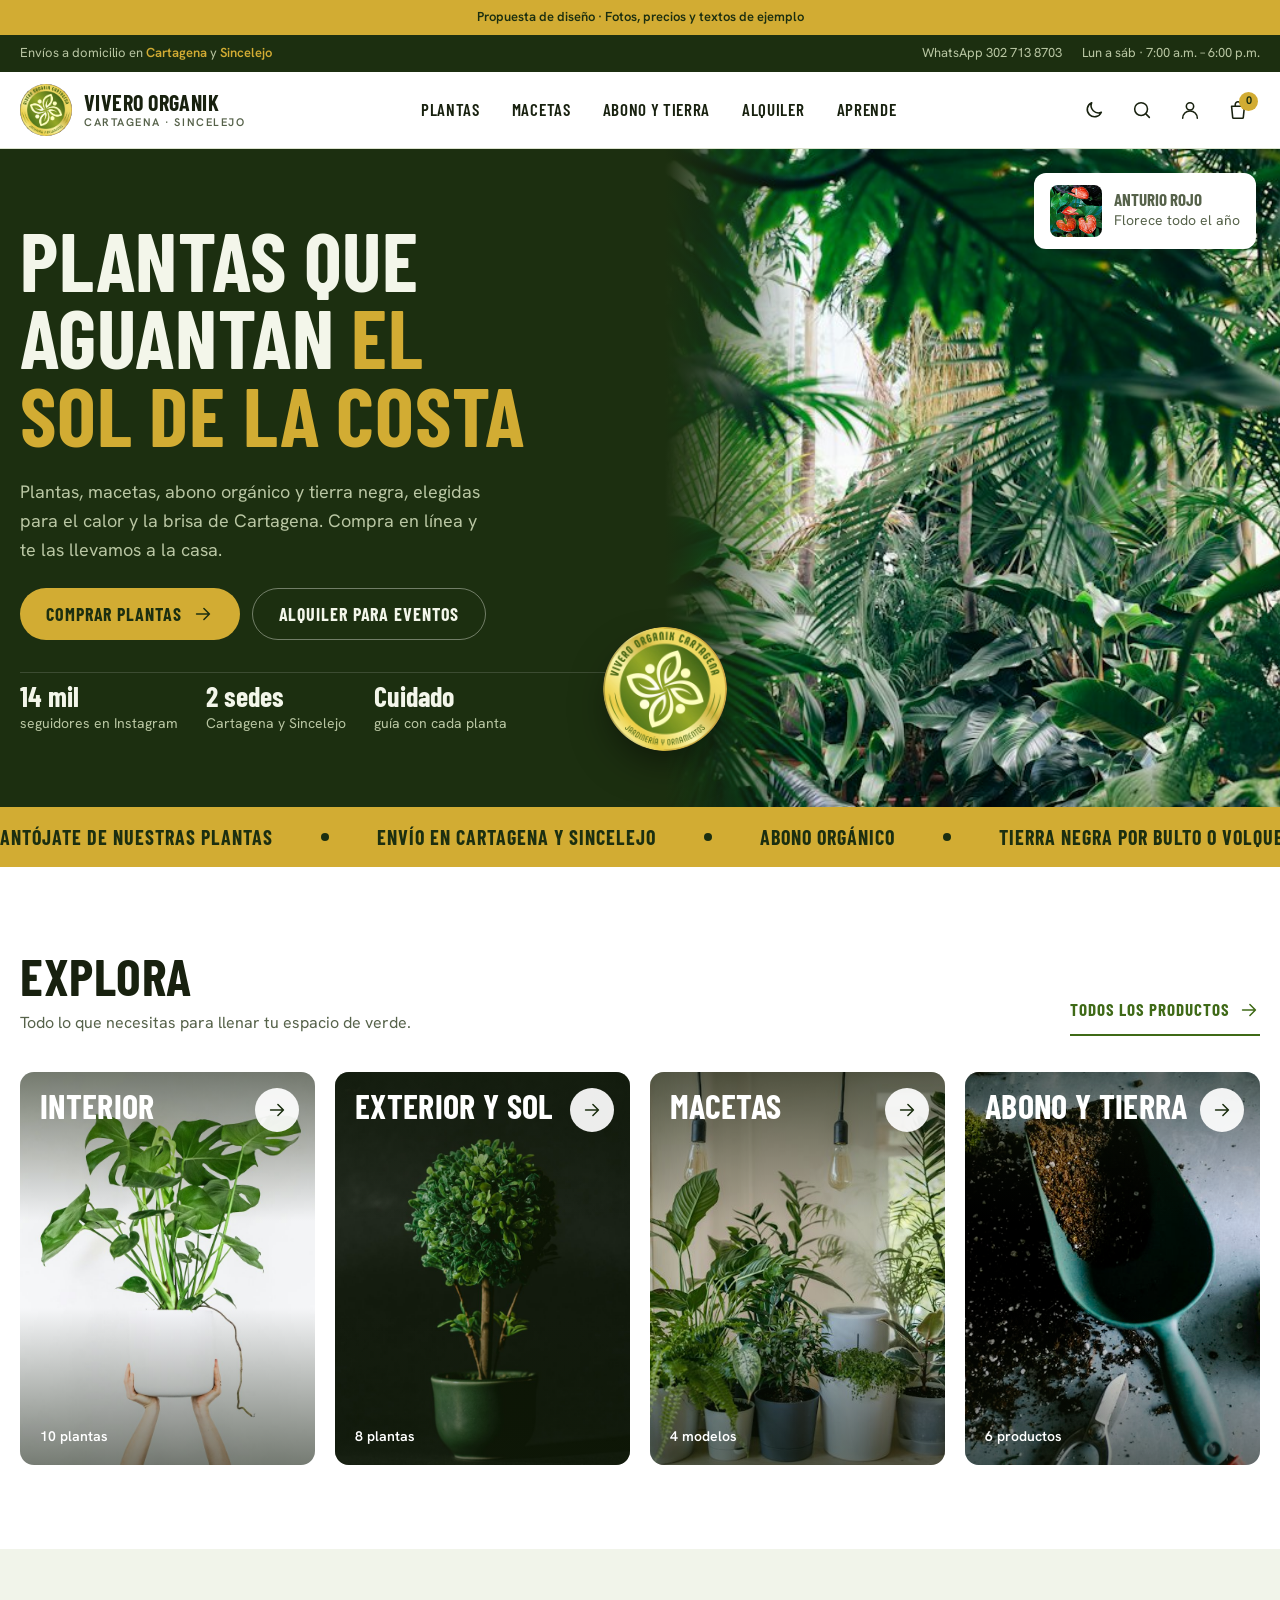
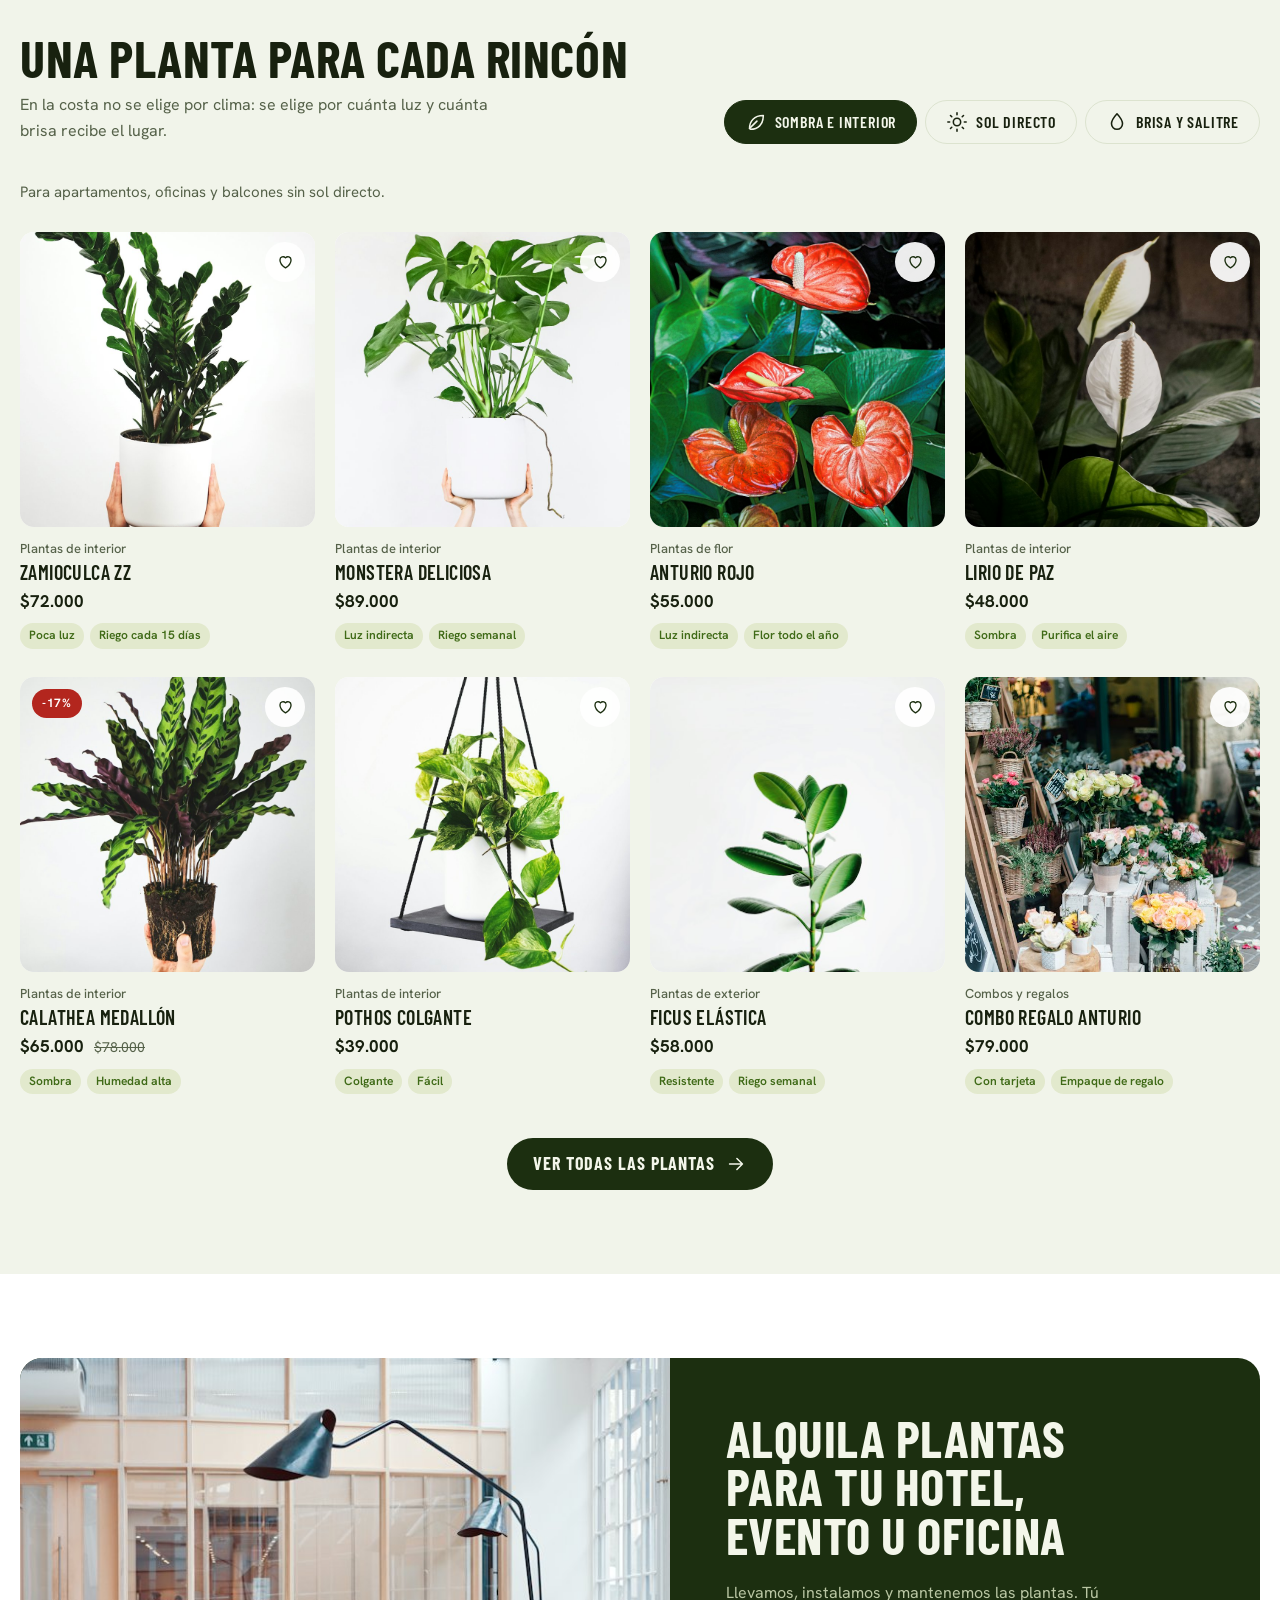
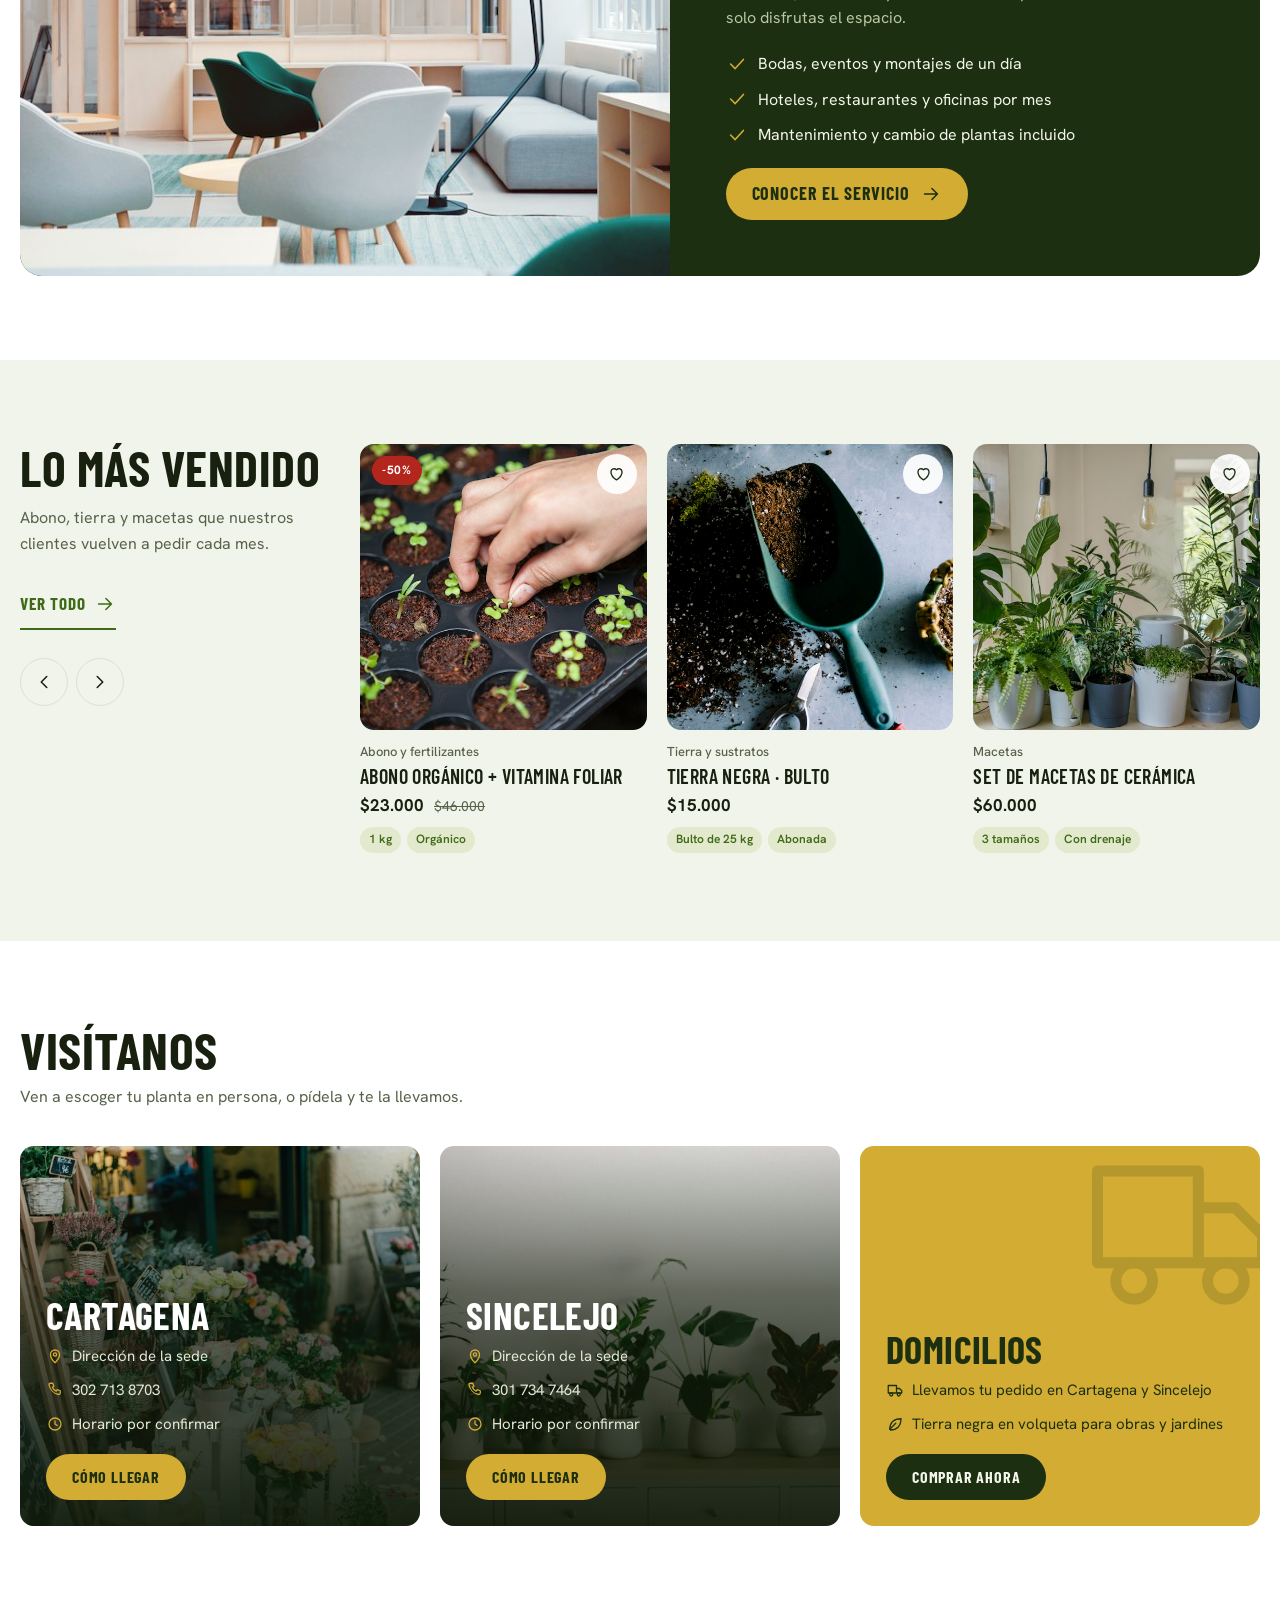
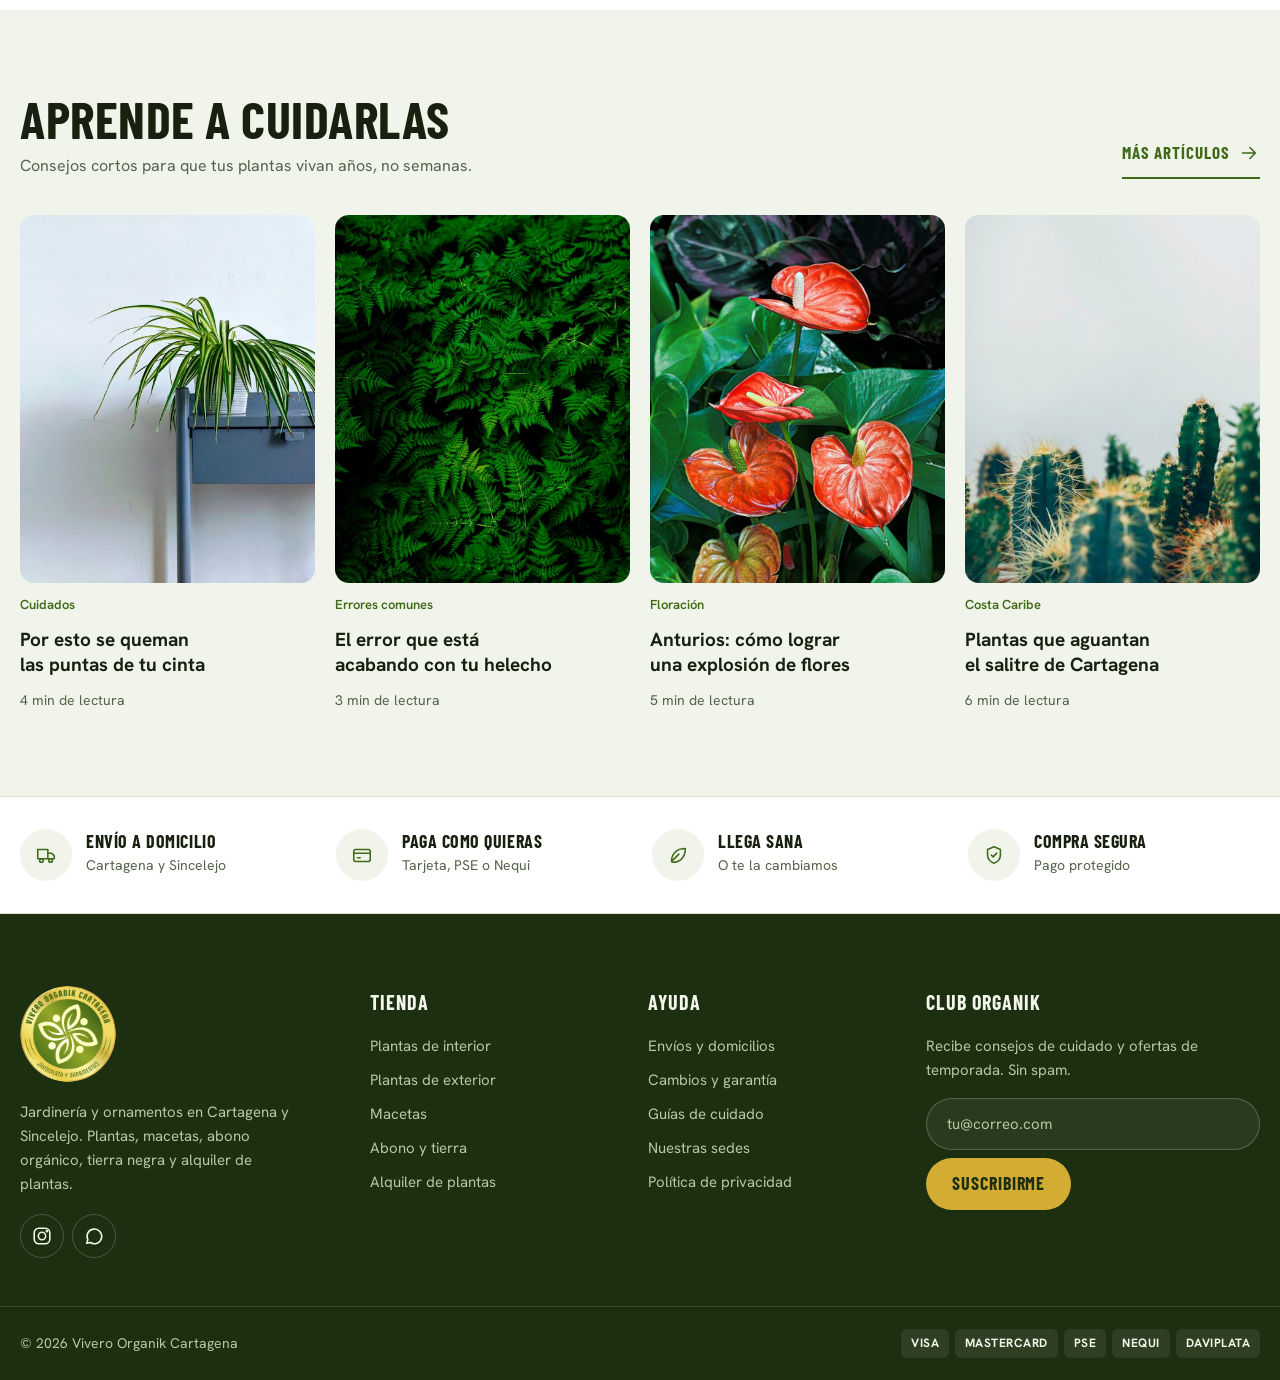
<file: v2/index.html>
<!doctype html>
<html lang="es">
<head>
<meta charset="utf-8">
<meta name="viewport" content="width=device-width, initial-scale=1, viewport-fit=cover">
<title>Vivero Organik · Plantas en Cartagena</title>
<meta name="description" content="Plantas, macetas, abono orgánico y tierra negra con envío a domicilio en Cartagena y Sincelejo.">
<link rel="preconnect" href="https://fonts.googleapis.com"><link rel="preconnect" href="https://fonts.gstatic.com" crossorigin>
<link rel="stylesheet" href="https://fonts.googleapis.com/css2?family=Barlow+Condensed:wght@500;600;700&family=Hanken+Grotesk:wght@400;500;600;700&display=swap">
<script>try{var t=localStorage.getItem("organik-theme");if(t)document.documentElement.dataset.theme=t}catch(e){}</script>
<link rel="stylesheet" href="assets/organik.css">
</head>
<body>
<main id="main">
  <section class="hero" aria-labelledby="h-hero">
    <div class="wrap">
      <div class="hero-copy">
        <h1 class="h-display" id="h-hero">Plantas que aguantan <em>el sol de la costa</em></h1>
        <p>Plantas, macetas, abono orgánico y tierra negra, elegidas para el calor y la brisa de Cartagena. Compra en línea y te las llevamos a la casa.</p>
        <div class="hero-ctas">
          <a class="btn btn-oro" href="catalogo.html">Comprar plantas <svg class="i" aria-hidden="true"><use href="#i-arrow"/></svg></a>
          <a class="btn btn-line" href="alquiler.html">Alquiler para eventos</a>
        </div>
        <div class="hero-facts">
          <div><b>14 mil</b>seguidores en Instagram</div>
          <div><b>2 sedes</b>Cartagena y Sincelejo</div>
          <div><b>Cuidado</b>guía con cada planta</div>
        </div>
      </div>
      <div class="hero-media">
        <img class="main" src="../img/invernadero.jpg" alt="Interior de vivero con plantas tropicales" width="800" height="533">
        <img class="seal" src="../logo-organik.webp" alt="Sello Vivero Organik Cartagena" width="124" height="124">
        <a class="hero-tag" href="producto.html?id=anturio"><img src="../img/anturio.jpg" alt="" width="52" height="52"><span><b>Anturio rojo</b>Florece todo el año</span></a>
      </div>
    </div>
  </section>

  <div class="marquee" aria-hidden="true"><div class="track">
    <span>Antójate de nuestras plantas</span><span>Envío en Cartagena y Sincelejo</span><span>Abono orgánico</span><span>Tierra negra por bulto o volqueta</span><span>Alquiler de plantas</span>
    <span>Antójate de nuestras plantas</span><span>Envío en Cartagena y Sincelejo</span><span>Abono orgánico</span><span>Tierra negra por bulto o volqueta</span><span>Alquiler de plantas</span>
  </div></div>

  <section class="blk" id="explora" aria-labelledby="h-explora"><div class="wrap">
    <div class="sec-head">
      <div><h2 class="h-display" id="h-explora">Explora</h2><p>Todo lo que necesitas para llenar tu espacio de verde.</p></div>
      <a class="link-all" href="catalogo.html">Todos los productos <svg class="i" aria-hidden="true"><use href="#i-arrow"/></svg></a>
    </div>
    <div class="cats" id="cats"></div>
  </div></section>

  <section class="blk alt" id="plantas" aria-labelledby="h-plantas"><div class="wrap">
    <div class="sec-head">
      <div><h2 class="h-display" id="h-plantas">Una planta para cada rincón</h2><p>En la costa no se elige por clima: se elige por cuánta luz y cuánta brisa recibe el lugar.</p></div>
      <div class="tabs" role="tablist" aria-label="Filtrar por tipo de luz">
        <button class="tab" role="tab" aria-selected="true" data-tab="sombra" id="t-sombra"><svg class="i" aria-hidden="true"><use href="#i-leaf"/></svg>Sombra e interior</button>
        <button class="tab" role="tab" aria-selected="false" data-tab="sol" id="t-sol"><svg class="i" aria-hidden="true"><use href="#i-sun"/></svg>Sol directo</button>
        <button class="tab" role="tab" aria-selected="false" data-tab="brisa" id="t-brisa"><svg class="i" aria-hidden="true"><use href="#i-drop"/></svg>Brisa y salitre</button>
      </div>
    </div>
    <p class="tab-hint" id="tabHint" aria-live="polite"></p>
    <div class="grid" id="grid" role="tabpanel" aria-labelledby="t-sombra"></div>
    <div style="display:flex;justify-content:center;margin-top:44px"><a class="btn btn-dark" id="seeAll" href="catalogo.html?luz=sombra">Ver todas las plantas <svg class="i" aria-hidden="true"><use href="#i-arrow"/></svg></a></div>
  </div></section>

  <section class="blk" id="alquiler" aria-labelledby="h-alq"><div class="wrap">
    <div class="banner">
      <div class="pic"><img src="../img/oficina.jpg" alt="Oficina decorada con plantas" loading="lazy" width="800" height="533"></div>
      <div class="txt">
        <h2 class="h-display" id="h-alq">Alquila plantas para tu hotel, evento u oficina</h2>
        <p>Llevamos, instalamos y mantenemos las plantas. Tú solo disfrutas el espacio.</p>
        <ul class="ticks">
          <li><svg class="i" aria-hidden="true"><use href="#i-check"/></svg>Bodas, eventos y montajes de un día</li>
          <li><svg class="i" aria-hidden="true"><use href="#i-check"/></svg>Hoteles, restaurantes y oficinas por mes</li>
          <li><svg class="i" aria-hidden="true"><use href="#i-check"/></svg>Mantenimiento y cambio de plantas incluido</li>
        </ul>
        <div><a class="btn btn-oro" href="alquiler.html">Conocer el servicio <svg class="i" aria-hidden="true"><use href="#i-arrow"/></svg></a></div>
      </div>
    </div>
  </div></section>

  <section class="blk alt" id="mas-vendido" aria-labelledby="h-best"><div class="wrap">
    <div class="best">
      <div class="side">
        <h2 class="h-display" id="h-best">Lo más vendido</h2>
        <p>Abono, tierra y macetas que nuestros clientes vuelven a pedir cada mes.</p>
        <a class="link-all" href="catalogo.html?g=abono">Ver todo <svg class="i" aria-hidden="true"><use href="#i-arrow"/></svg></a>
        <div class="rail-ctl">
          <button id="railPrev" aria-label="Anterior"><svg class="i" aria-hidden="true"><use href="#i-left"/></svg></button>
          <button id="railNext" aria-label="Siguiente"><svg class="i" aria-hidden="true"><use href="#i-right"/></svg></button>
        </div>
      </div>
      <div class="rail" id="rail" tabindex="0" aria-label="Productos más vendidos"></div>
    </div>
  </div></section>

  <section class="blk" id="sedes" aria-labelledby="h-sedes"><div class="wrap">
    <div class="sec-head"><div><h2 class="h-display" id="h-sedes">Visítanos</h2><p>Ven a escoger tu planta en persona, o pídela y te la llevamos.</p></div></div>
    <div class="sedes">
      <article class="sede"><img src="../img/floristeria.jpg" alt="" loading="lazy" width="800" height="533">
        <div class="in"><h3 class="h-display">Cartagena</h3>
          <p><svg class="i" aria-hidden="true"><use href="#i-pin"/></svg>Dirección de la sede</p>
          <p><svg class="i" aria-hidden="true"><use href="#i-phone"/></svg>302 713 8703</p>
          <p><svg class="i" aria-hidden="true"><use href="#i-clock"/></svg>Horario por confirmar</p>
          <a class="btn btn-oro" href="https://www.google.com/maps/search/Vivero+Organik+Cartagena" target="_blank" rel="noopener">Cómo llegar</a></div></article>
      <article class="sede"><img src="../img/estante.jpg" alt="" loading="lazy" width="800" height="533">
        <div class="in"><h3 class="h-display">Sincelejo</h3>
          <p><svg class="i" aria-hidden="true"><use href="#i-pin"/></svg>Dirección de la sede</p>
          <p><svg class="i" aria-hidden="true"><use href="#i-phone"/></svg>301 734 7464</p>
          <p><svg class="i" aria-hidden="true"><use href="#i-clock"/></svg>Horario por confirmar</p>
          <a class="btn btn-oro" href="https://www.google.com/maps/search/Vivero+Organik+Sincelejo" target="_blank" rel="noopener">Cómo llegar</a></div></article>
      <article class="sede delivery"><svg class="i big" aria-hidden="true"><use href="#i-truck"/></svg>
        <div class="in"><h3 class="h-display">Domicilios</h3>
          <p><svg class="i" aria-hidden="true"><use href="#i-truck"/></svg>Llevamos tu pedido en Cartagena y Sincelejo</p>
          <p><svg class="i" aria-hidden="true"><use href="#i-leaf"/></svg>Tierra negra en volqueta para obras y jardines</p>
          <a class="btn btn-dark" href="catalogo.html">Comprar ahora</a></div></article>
    </div>
  </div></section>

  <section class="blk alt" id="aprende" aria-labelledby="h-blog"><div class="wrap">
    <div class="sec-head">
      <div><h2 class="h-display" id="h-blog">Aprende a cuidarlas</h2><p>Consejos cortos para que tus plantas vivan años, no semanas.</p></div>
      <a class="link-all" href="aprende.html">Más artículos <svg class="i" aria-hidden="true"><use href="#i-arrow"/></svg></a>
    </div>
    <div class="posts" id="posts"></div>
  </div></section>
</main>
<script src="assets/organik.js"></script>
<script>
(function(){
O.shell("");
const {P,$,$$,card,POSTS,IMG,icon}=O;
const groups=[["Interior","catalogo.html?c=interior","monstera",P.filter(x=>x.c==="interior").length+" plantas"],
  ["Exterior y sol","catalogo.html?c=exterior,suculentas","topiario",P.filter(x=>["exterior","suculentas"].includes(x.c)).length+" plantas"],
  ["Macetas","catalogo.html?g=macetas","macetas",P.filter(x=>x.c==="macetas").length+" modelos"],
  ["Abono y tierra","catalogo.html?g=abono","tierra",P.filter(x=>["abono","tierra"].includes(x.c)).length+" productos"]];
$("#cats").innerHTML=groups.map(([n,h,img,c])=>`<a class="cat" href="${h}"><img src="${IMG}${img}.jpg" alt="" loading="lazy" width="600" height="800"><h3 class="h-display">${n}</h3><span class="count">${c}</span><span class="go">${icon("arrow")}</span></a>`).join("");
const HINTS={sombra:"Para apartamentos, oficinas y balcones sin sol directo.",sol:"Para terrazas, patios y antejardines que reciben sol buena parte del día.",brisa:"Las más resistentes para casas frente al mar, en Bocagrande, Castillogrande o La Boquilla."};
function tab(t){$$(".tab").forEach(b=>b.setAttribute("aria-selected",b.dataset.tab===t));
  $("#grid").setAttribute("aria-labelledby","t-"+t);
  $("#grid").innerHTML=P.filter(x=>x.t.includes(t)).sort((a,b)=>b.best-a.best).slice(0,8).map(card).join("");
  $("#tabHint").textContent=HINTS[t];$("#seeAll").href="catalogo.html?luz="+t}
$$(".tab").forEach(b=>b.addEventListener("click",()=>tab(b.dataset.tab)));tab("sombra");
const rail=$("#rail");
rail.innerHTML=P.filter(x=>["abono","tierra","macetas"].includes(x.c)).sort((a,b)=>b.best-a.best).slice(0,7).map(card).join("");
$("#railPrev").onclick=()=>rail.scrollBy({left:-rail.clientWidth/2,behavior:"smooth"});
$("#railNext").onclick=()=>rail.scrollBy({left:rail.clientWidth/2,behavior:"smooth"});
$("#posts").innerHTML=POSTS.slice(0,4).map(p=>`<article class="post"><div class="ph"><img src="${IMG}${p.img}.jpg" alt="" loading="lazy" width="600" height="750"></div><span class="tagline">${p.tag}</span><h3><a href="aprende.html#${p.id}">${p.t}</a></h3><span class="read">${p.min} min de lectura</span></article>`).join("");
})();
</script>
</body>
</html>
</file>
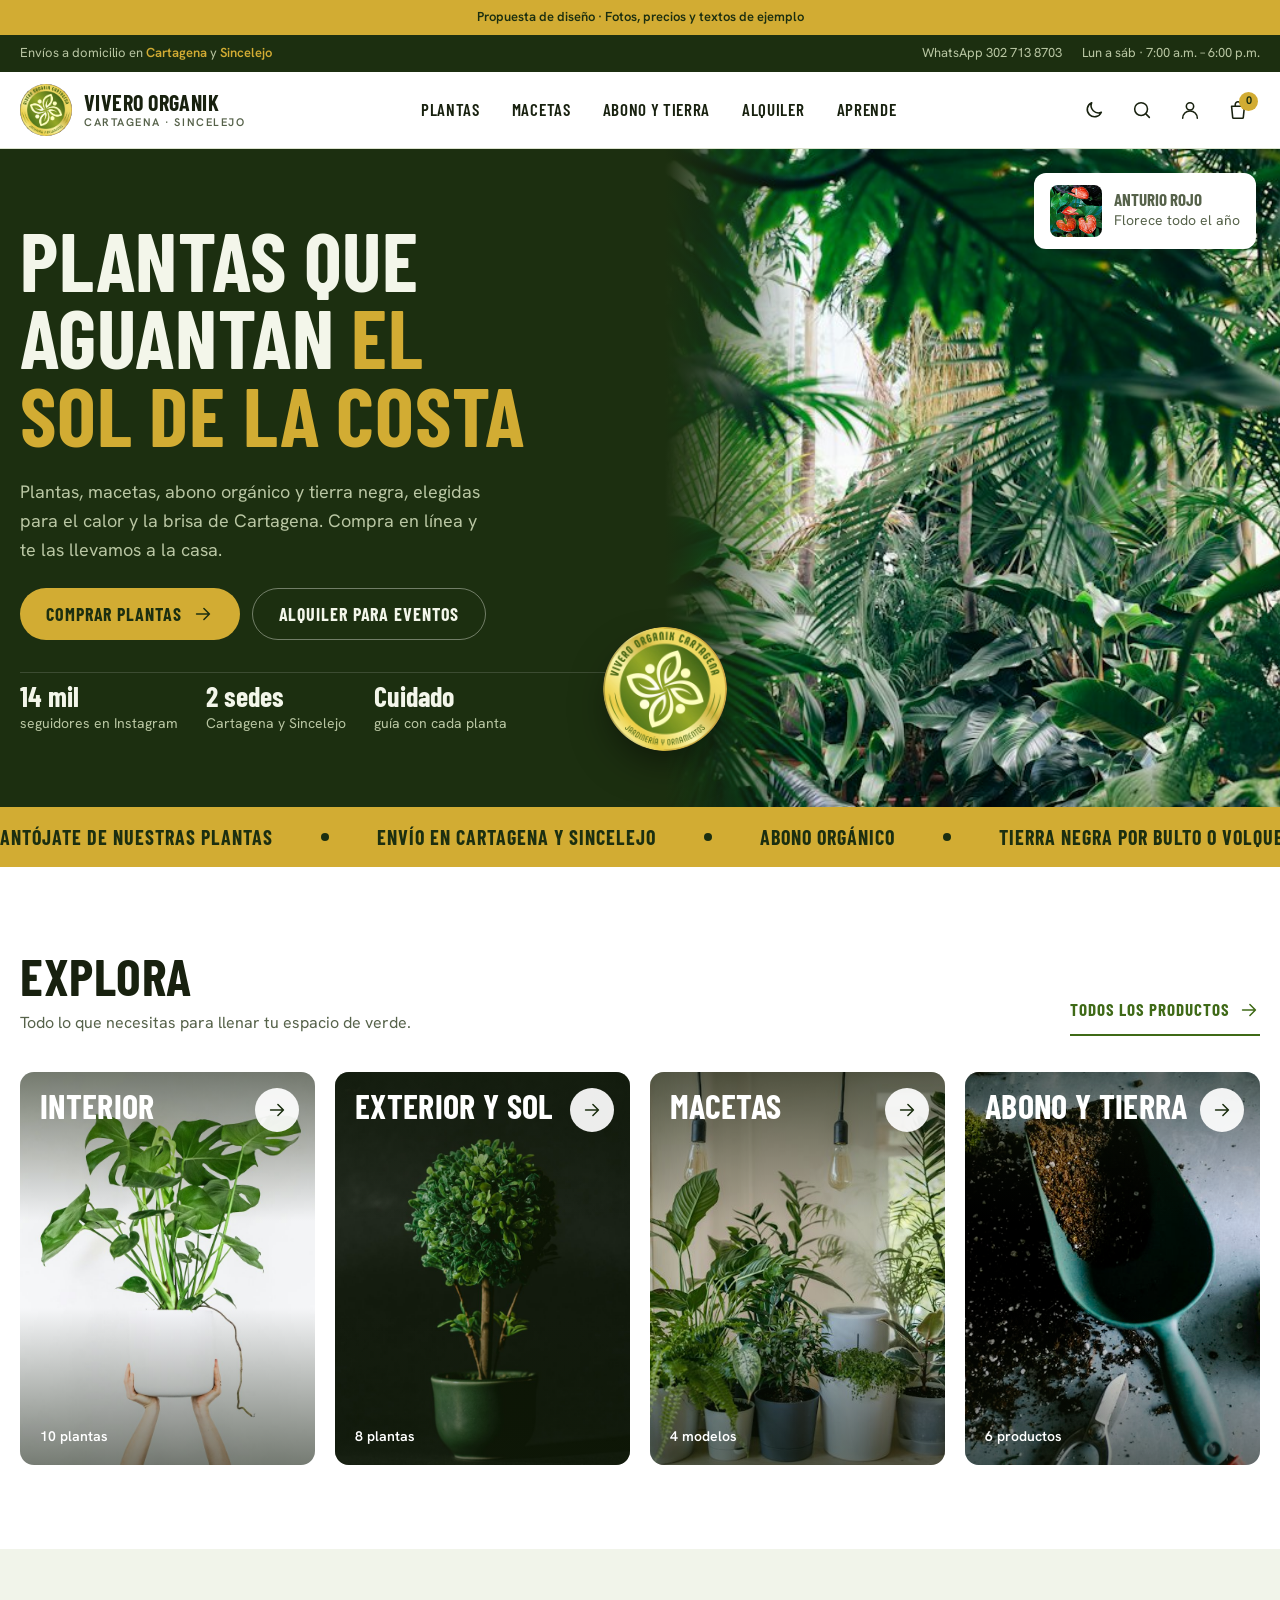
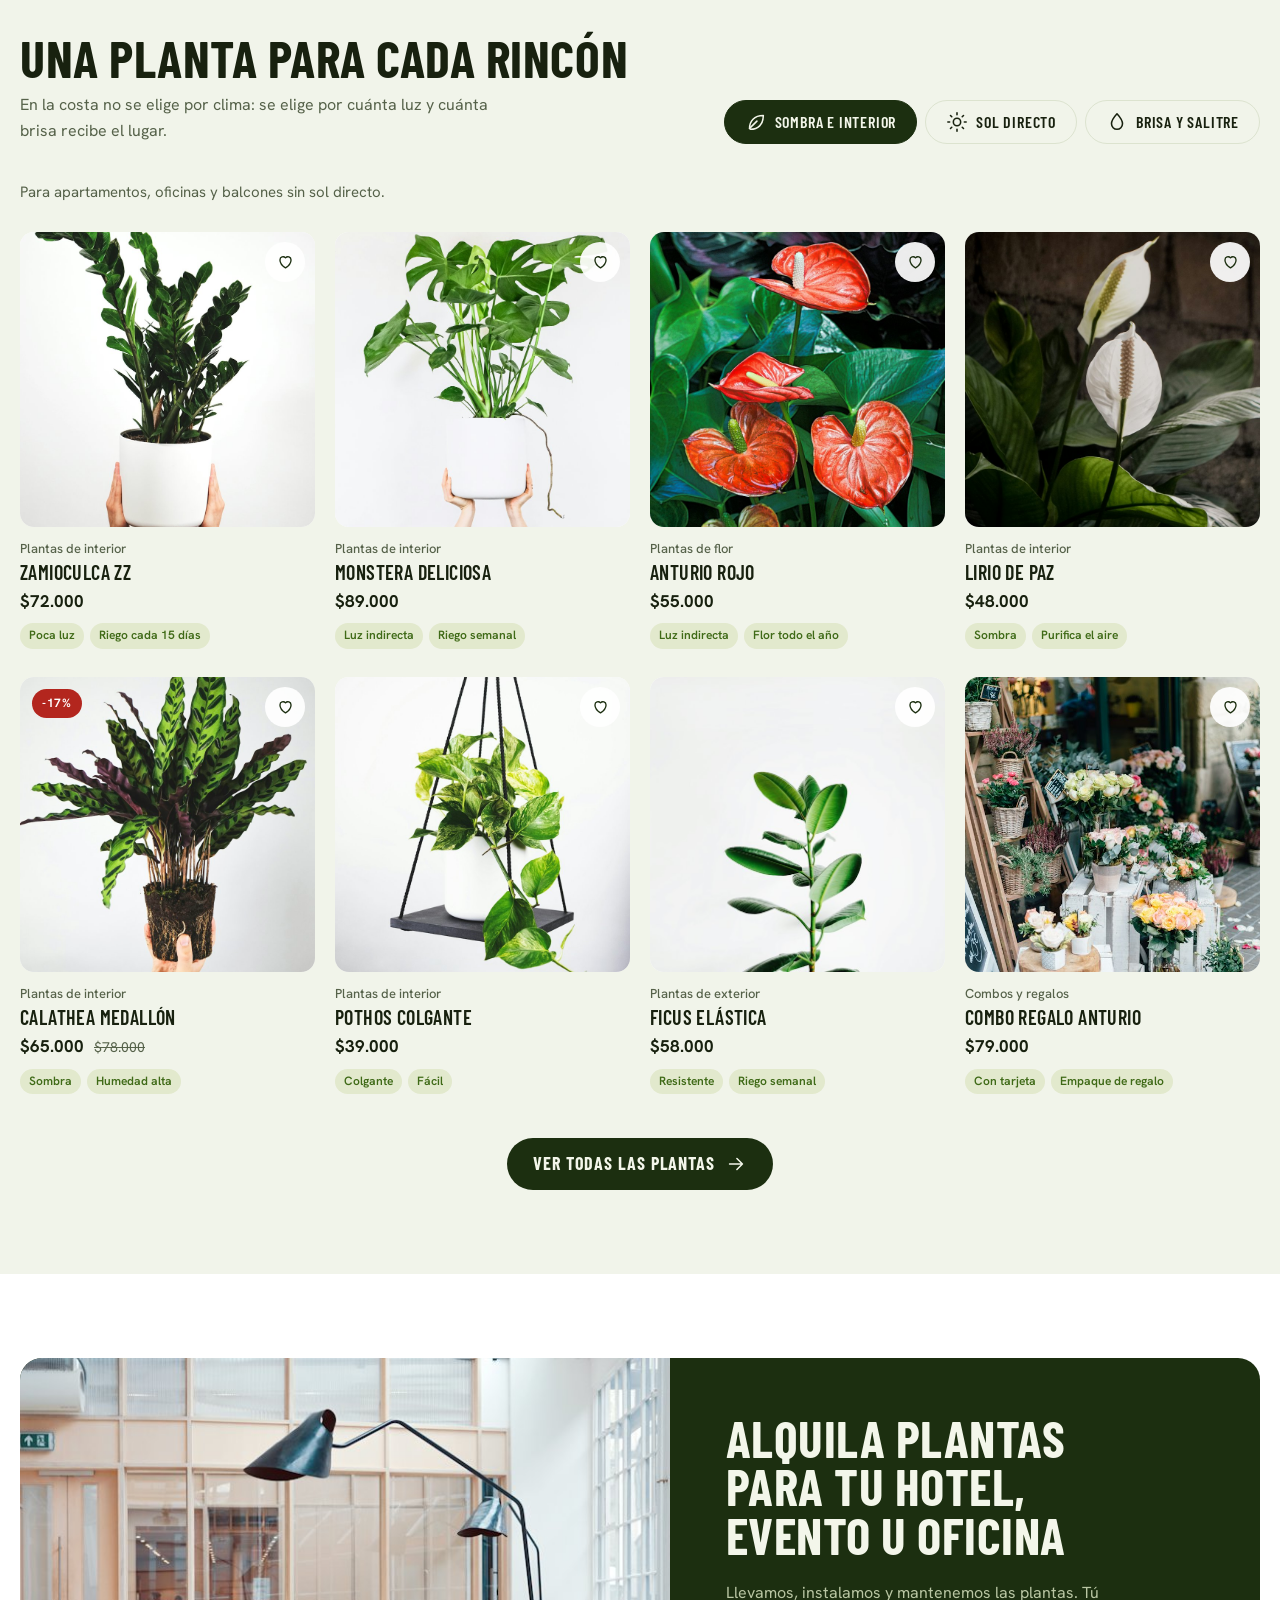
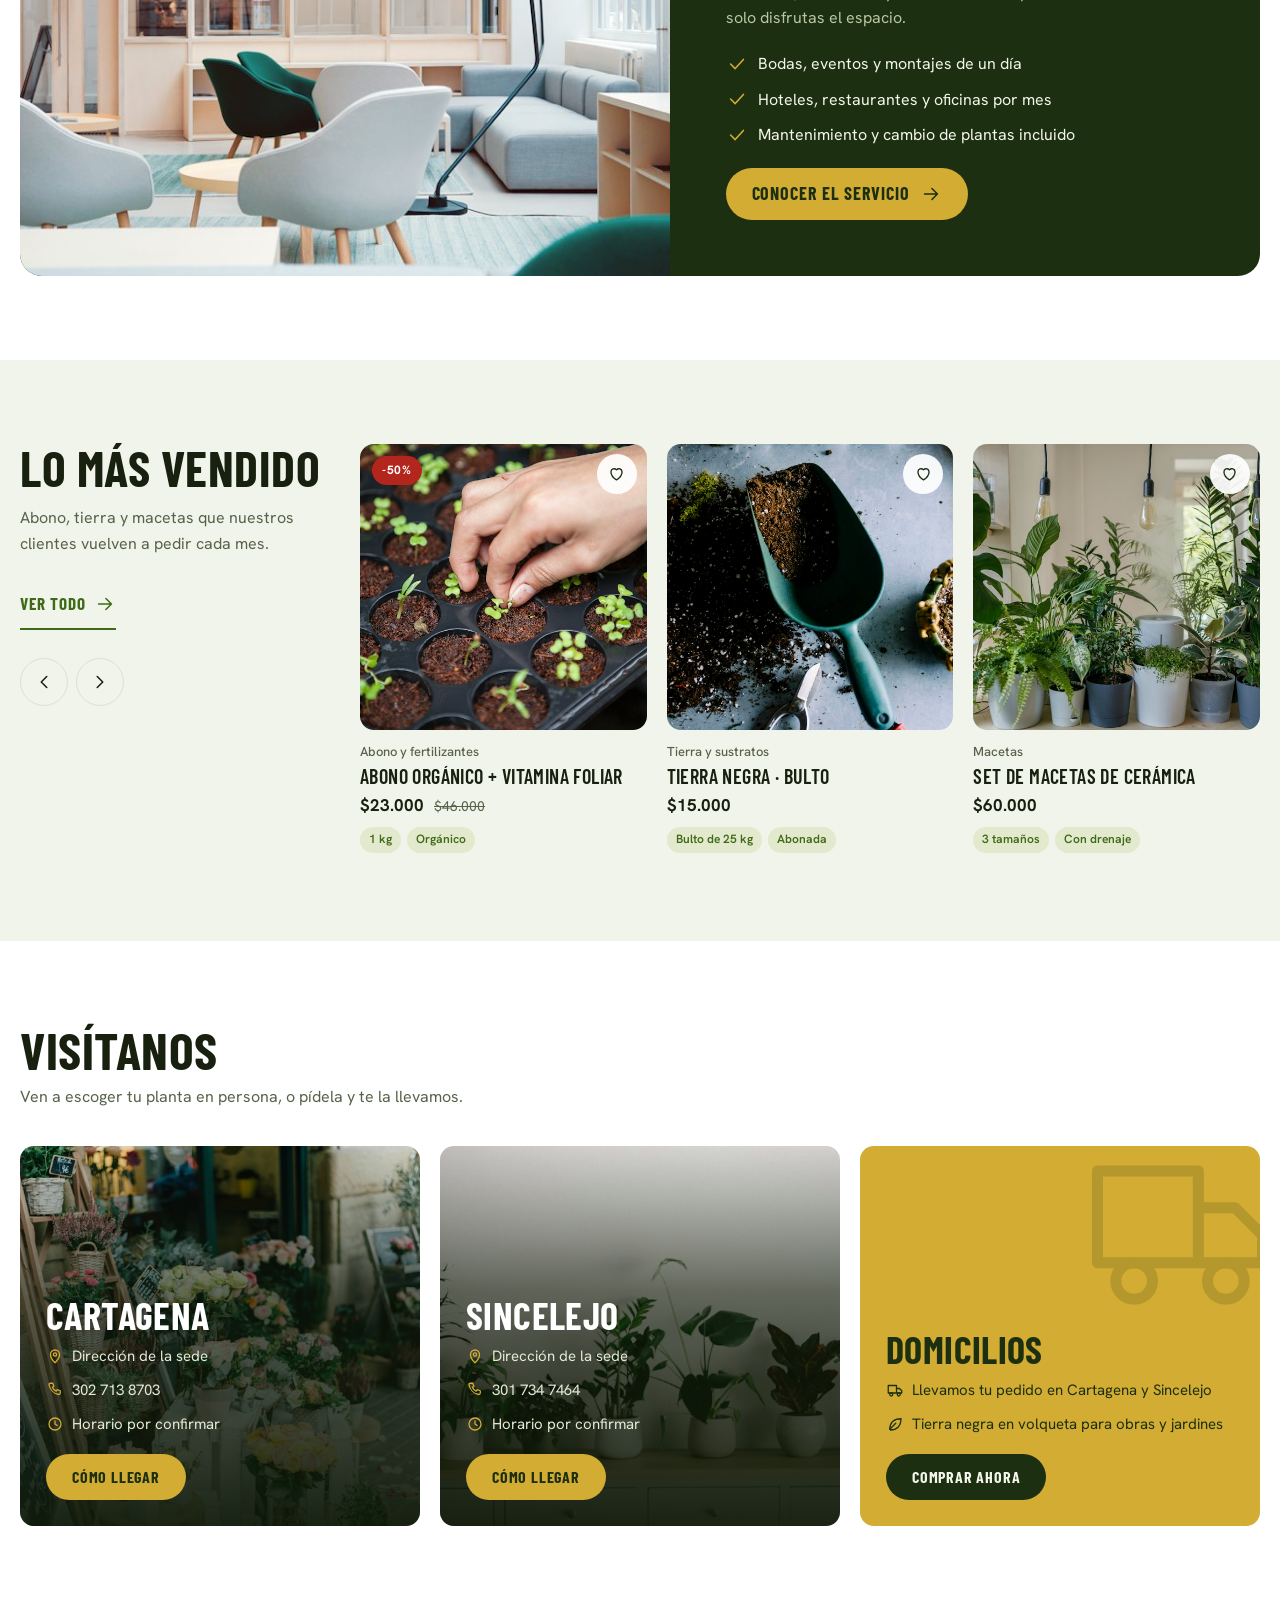
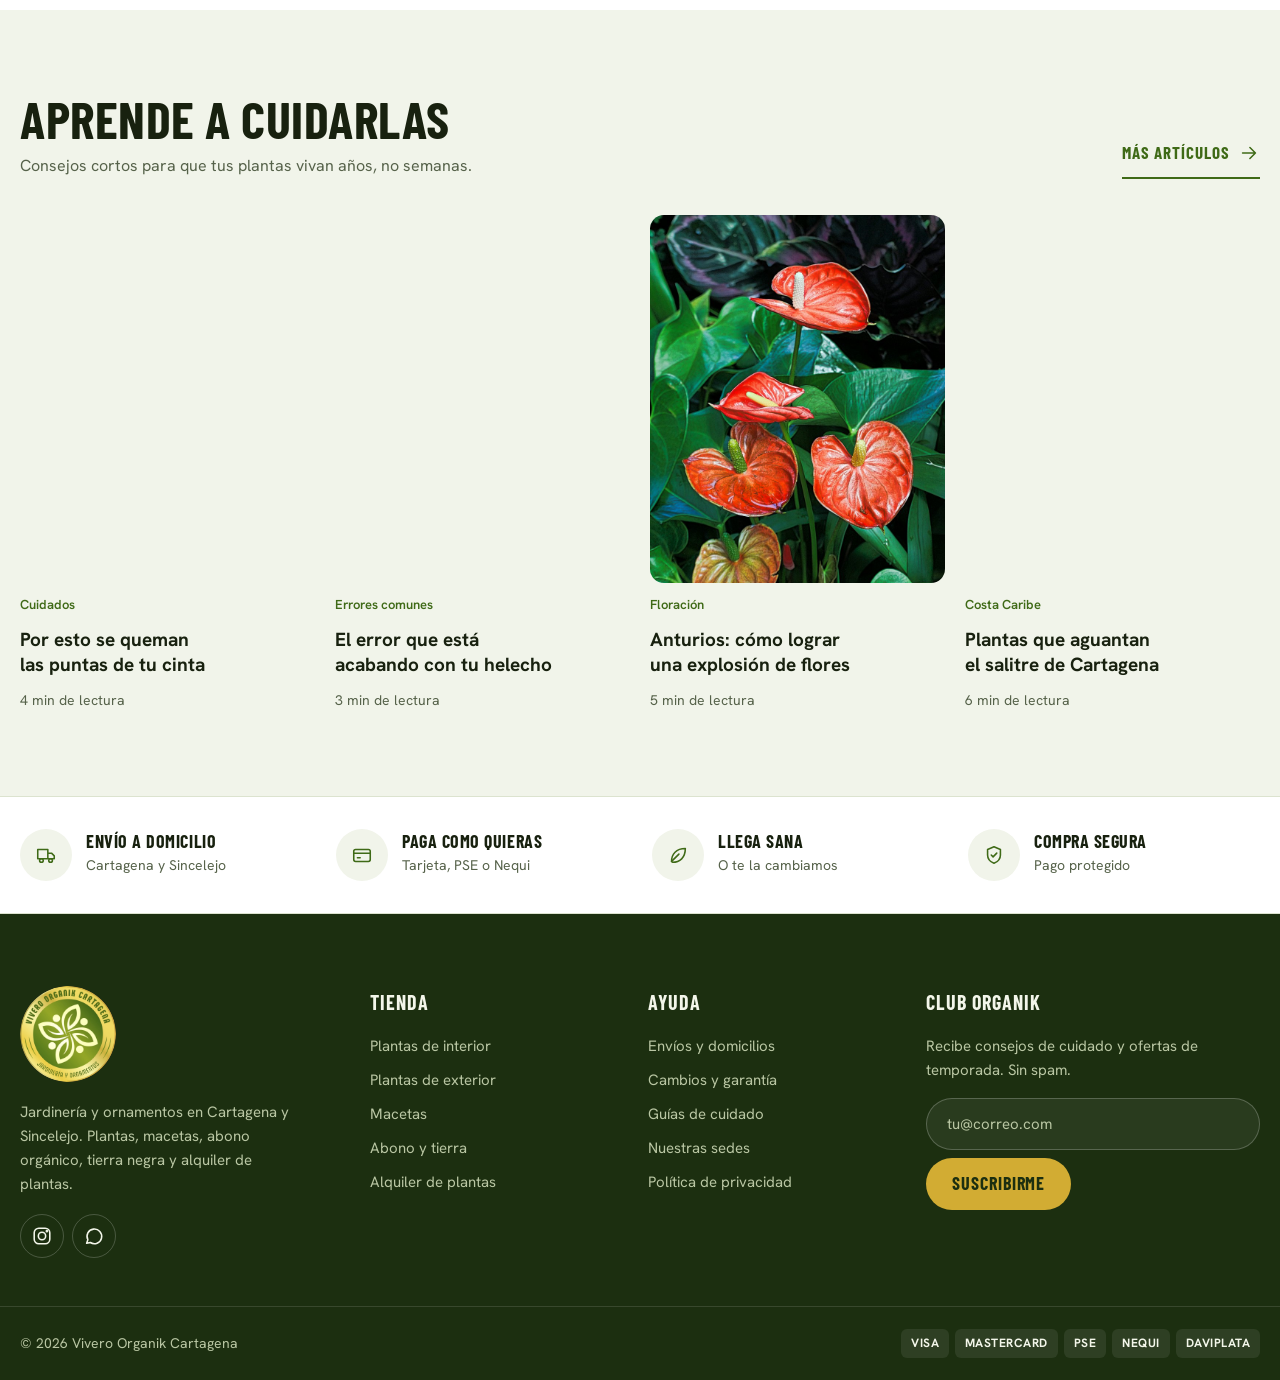
<file: propuesta-v2.html>
<!doctype html>
<html lang="es"><head><meta charset="utf-8"><meta http-equiv="refresh" content="0; url=v2/"><title>Vivero Organik v2</title></head>
<body><p><a href="v2/">Ir a la versión 2</a></p></body></html>
</file>
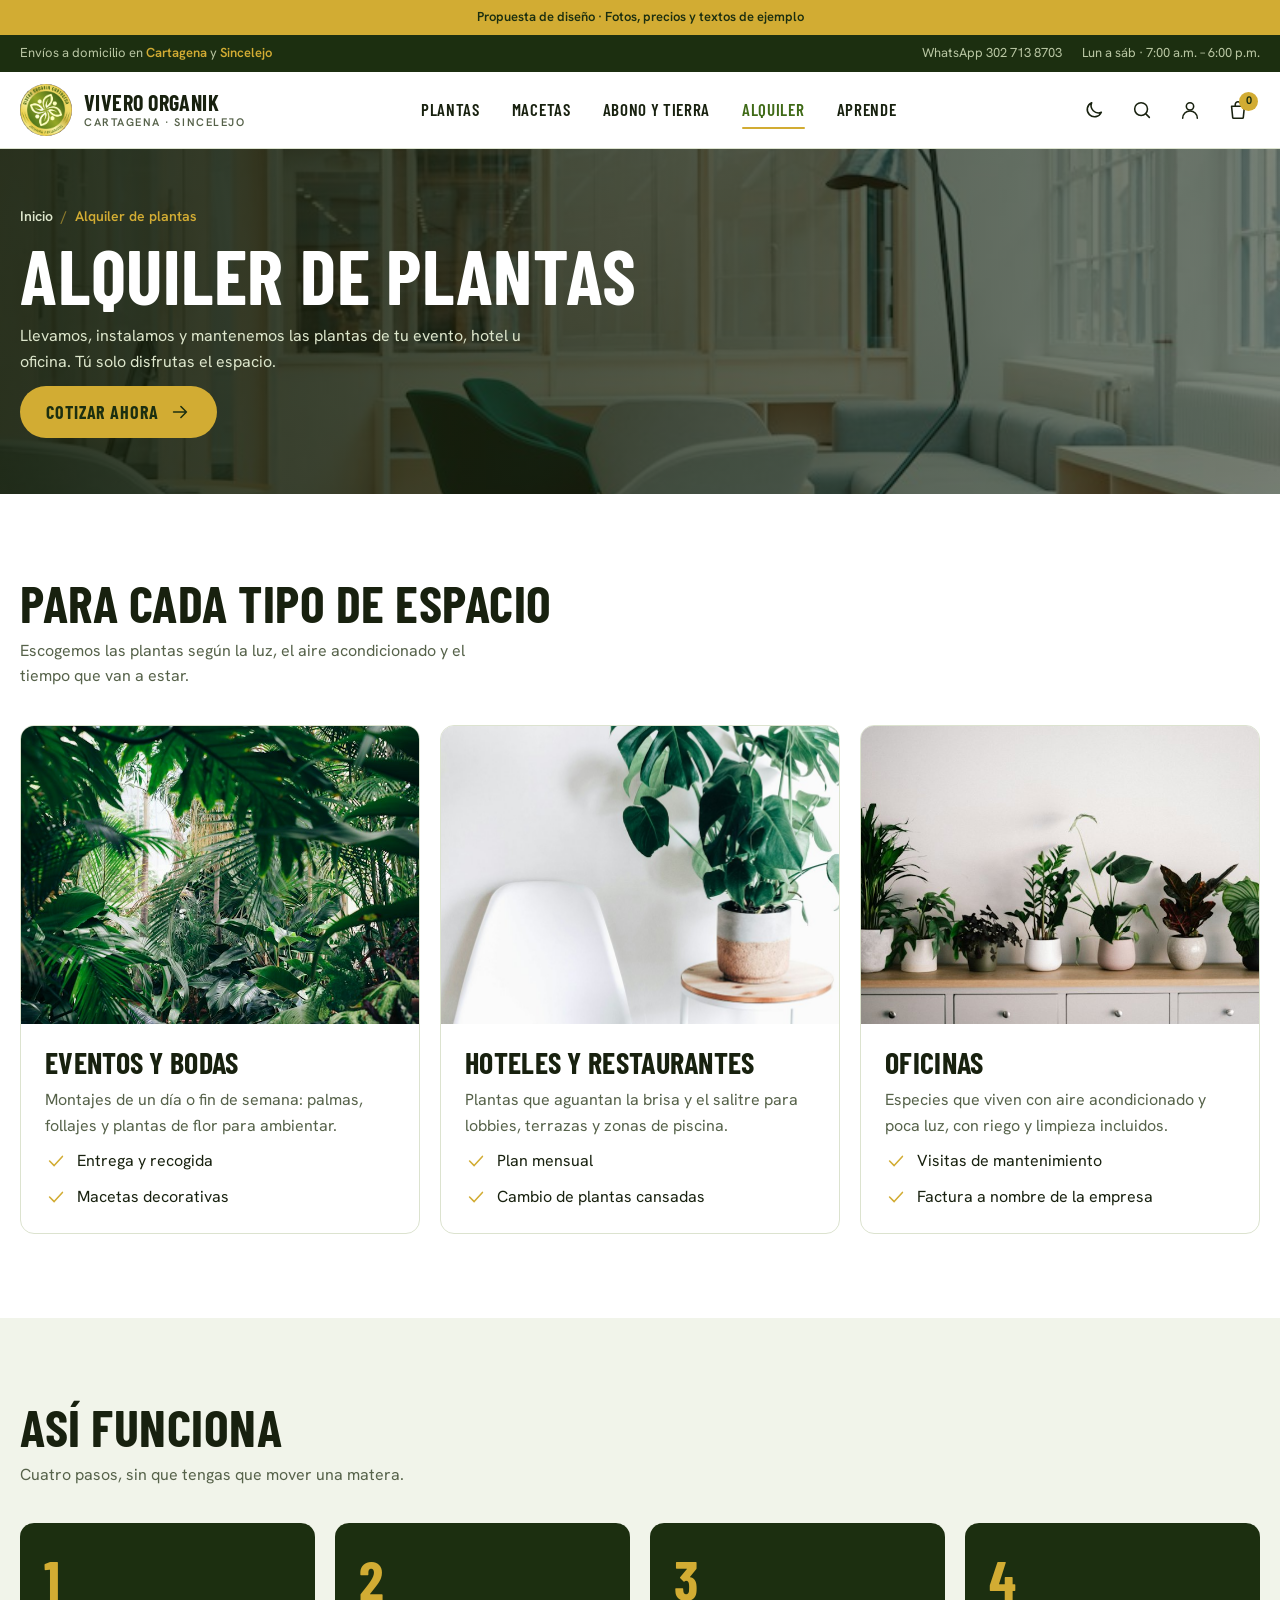
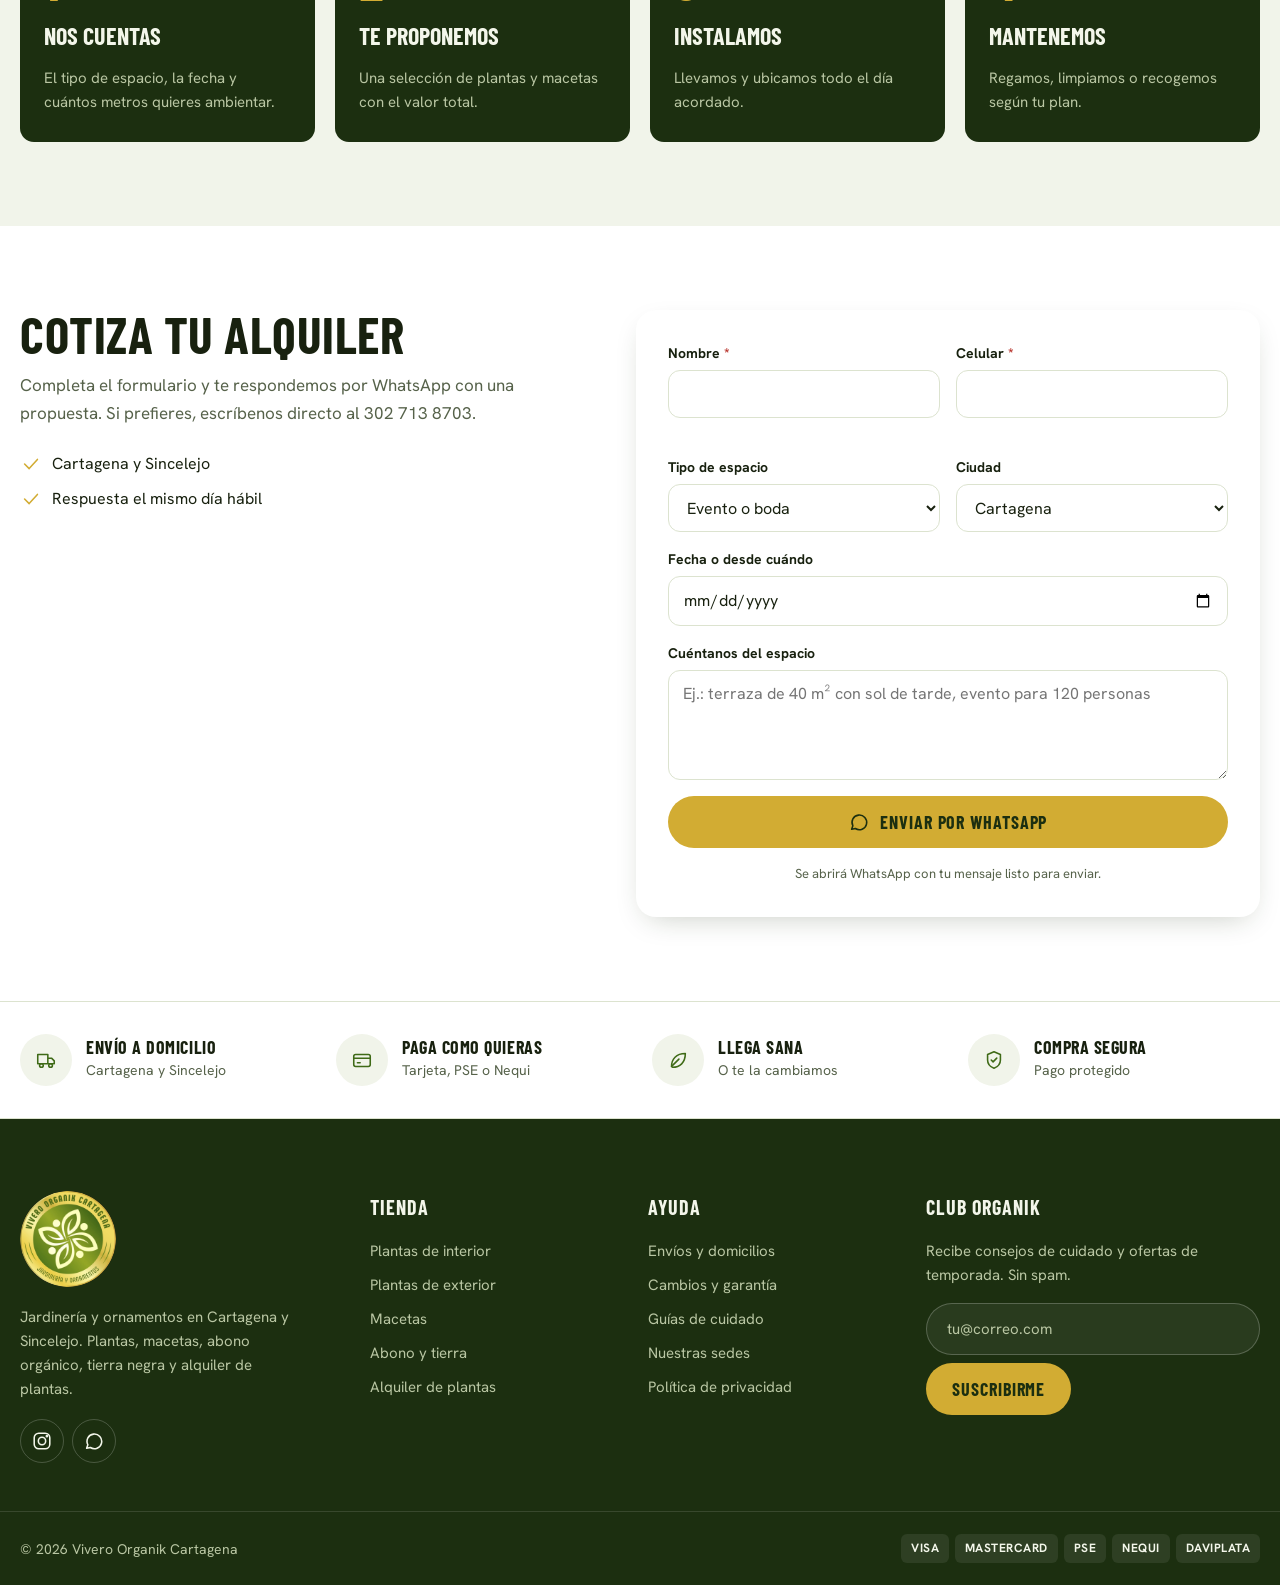
<file: v2/alquiler.html>
<!doctype html>
<html lang="es">
<head>
<meta charset="utf-8">
<meta name="viewport" content="width=device-width, initial-scale=1, viewport-fit=cover">
<title>Alquiler de plantas · Vivero Organik</title>
<meta name="description" content="Alquiler de plantas para eventos, hoteles, restaurantes y oficinas en Cartagena y Sincelejo.">
<link rel="preconnect" href="https://fonts.googleapis.com"><link rel="preconnect" href="https://fonts.gstatic.com" crossorigin>
<link rel="stylesheet" href="https://fonts.googleapis.com/css2?family=Barlow+Condensed:wght@500;600;700&family=Hanken+Grotesk:wght@400;500;600;700&display=swap">
<script>try{var t=localStorage.getItem("organik-theme");if(t)document.documentElement.dataset.theme=t}catch(e){}</script>
<link rel="stylesheet" href="assets/organik.css">
</head>
<body>
<main id="main">
  <section class="band" aria-labelledby="h-page">
    <img src="../img/oficina.jpg" alt="" width="800" height="533">
    <div class="wrap">
      <nav class="crumbs" aria-label="Migas de pan"><ol><li><a href="index.html">Inicio</a></li><li aria-current="page">Alquiler de plantas</li></ol></nav>
      <h1 class="h-display" id="h-page">Alquiler de plantas</h1>
      <p>Llevamos, instalamos y mantenemos las plantas de tu evento, hotel u oficina. Tú solo disfrutas el espacio.</p>
      <div><a class="btn btn-oro" href="#cotizar">Cotizar ahora <svg class="i" aria-hidden="true"><use href="#i-arrow"/></svg></a></div>
    </div>
  </section>

  <section class="blk" aria-labelledby="h-uses"><div class="wrap">
    <div class="sec-head"><div><h2 class="h-display" id="h-uses">Para cada tipo de espacio</h2><p>Escogemos las plantas según la luz, el aire acondicionado y el tiempo que van a estar.</p></div></div>
    <div class="uses">
      <article class="use"><div class="ph"><img src="../img/invernadero.jpg" alt="" loading="lazy" width="800" height="533"></div><div class="in"><h3 class="h-display">Eventos y bodas</h3><p>Montajes de un día o fin de semana: palmas, follajes y plantas de flor para ambientar.</p><ul class="ticks"><li><svg class="i" aria-hidden="true"><use href="#i-check"/></svg>Entrega y recogida</li><li><svg class="i" aria-hidden="true"><use href="#i-check"/></svg>Macetas decorativas</li></ul></div></article>
      <article class="use"><div class="ph"><img src="../img/monsteraint.jpg" alt="" loading="lazy" width="800" height="1200"></div><div class="in"><h3 class="h-display">Hoteles y restaurantes</h3><p>Plantas que aguantan la brisa y el salitre para lobbies, terrazas y zonas de piscina.</p><ul class="ticks"><li><svg class="i" aria-hidden="true"><use href="#i-check"/></svg>Plan mensual</li><li><svg class="i" aria-hidden="true"><use href="#i-check"/></svg>Cambio de plantas cansadas</li></ul></div></article>
      <article class="use"><div class="ph"><img src="../img/estante.jpg" alt="" loading="lazy" width="800" height="533"></div><div class="in"><h3 class="h-display">Oficinas</h3><p>Especies que viven con aire acondicionado y poca luz, con riego y limpieza incluidos.</p><ul class="ticks"><li><svg class="i" aria-hidden="true"><use href="#i-check"/></svg>Visitas de mantenimiento</li><li><svg class="i" aria-hidden="true"><use href="#i-check"/></svg>Factura a nombre de la empresa</li></ul></div></article>
    </div>
  </div></section>

  <section class="blk alt" aria-labelledby="h-how"><div class="wrap">
    <div class="sec-head"><div><h2 class="h-display" id="h-how">Así funciona</h2><p>Cuatro pasos, sin que tengas que mover una matera.</p></div></div>
    <ol class="steps-row" style="list-style:none;padding:0;margin:0">
      <li class="step"><span class="k">1</span><h3>Nos cuentas</h3><p>El tipo de espacio, la fecha y cuántos metros quieres ambientar.</p></li>
      <li class="step"><span class="k">2</span><h3>Te proponemos</h3><p>Una selección de plantas y macetas con el valor total.</p></li>
      <li class="step"><span class="k">3</span><h3>Instalamos</h3><p>Llevamos y ubicamos todo el día acordado.</p></li>
      <li class="step"><span class="k">4</span><h3>Mantenemos</h3><p>Regamos, limpiamos o recogemos según tu plan.</p></li>
    </ol>
  </div></section>

  <section class="blk" id="cotizar" aria-labelledby="h-quote"><div class="wrap quote">
    <div>
      <h2 class="h-display" id="h-quote">Cotiza tu alquiler</h2>
      <p class="lead">Completa el formulario y te respondemos por WhatsApp con una propuesta. Si prefieres, escríbenos directo al 302 713 8703.</p>
      <ul class="ticks"><li><svg class="i" aria-hidden="true"><use href="#i-check"/></svg>Cartagena y Sincelejo</li><li><svg class="i" aria-hidden="true"><use href="#i-check"/></svg>Respuesta el mismo día hábil</li></ul>
    </div>
    <form class="form" id="quote" novalidate>
      <div class="field"><label for="qn">Nombre <i aria-hidden="true">*</i></label><input id="qn" name="n" autocomplete="name" required aria-describedby="e-qn"><p class="err" id="e-qn"></p></div>
      <div class="field"><label for="qt">Celular <i aria-hidden="true">*</i></label><input id="qt" name="t" type="tel" inputmode="tel" autocomplete="tel" required aria-describedby="e-qt"><p class="err" id="e-qt"></p></div>
      <div class="field"><label for="qk">Tipo de espacio</label><select id="qk" name="k"><option>Evento o boda</option><option>Hotel o restaurante</option><option>Oficina</option><option>Otro</option></select></div>
      <div class="field"><label for="qc">Ciudad</label><select id="qc" name="c"><option>Cartagena</option><option>Sincelejo</option></select></div>
      <div class="field full"><label for="qd">Fecha o desde cuándo</label><input id="qd" name="d" type="date"></div>
      <div class="field full"><label for="qm">Cuéntanos del espacio</label><textarea id="qm" name="m" placeholder="Ej.: terraza de 40 m² con sol de tarde, evento para 120 personas"></textarea></div>
      <button class="btn btn-oro" type="submit"><svg class="i" aria-hidden="true"><use href="#i-chat"/></svg>Enviar por WhatsApp</button>
      <p class="fine" id="qOut" aria-live="polite">Se abrirá WhatsApp con tu mensaje listo para enviar.</p>
    </form>
  </div></section>
</main>
<script src="assets/organik.js"></script>
<script>
(function(){
O.shell("alquiler");
const {$,WA}=O;
const f=$("#quote");
function check(el,msg){const bad=!el.value.trim()||(el.type==="tel"&&el.value.replace(/\D/g,"").length<10);el.setAttribute("aria-invalid",bad);$("#e-"+el.id).textContent=bad?msg:"";return !bad}
$("#qn").addEventListener("blur",e=>check(e.target,"Escribe tu nombre."));
$("#qt").addEventListener("blur",e=>check(e.target,"Escribe un celular de 10 dígitos, por ejemplo 300 123 4567."));
f.addEventListener("submit",e=>{
  e.preventDefault();
  const ok=[check($("#qn"),"Escribe tu nombre."),check($("#qt"),"Escribe un celular de 10 dígitos, por ejemplo 300 123 4567.")];
  if(ok.includes(false)){f.querySelector('[aria-invalid="true"]').focus();return}
  const d=Object.fromEntries(new FormData(f));
  const txt=`Hola, quiero cotizar alquiler de plantas.%0A• Nombre: ${d.n}%0A• Celular: ${d.t}%0A• Espacio: ${d.k}%0A• Ciudad: ${d.c}${d.d?"%0A• Fecha: "+d.d:""}${d.m?"%0A• Detalle: "+d.m:""}`;
  const url=`https://wa.me/${WA}?text=${txt.replace(/ /g,"%20")}`;
  $("#qOut").innerHTML=`Listo. Si WhatsApp no se abrió, <a href="${url}" target="_blank" rel="noopener" style="text-decoration:underline">toca aquí para enviar el mensaje</a>.`;
  window.open(url,"_blank","noopener");
});
})();
</script>
</body>
</html>
</file>
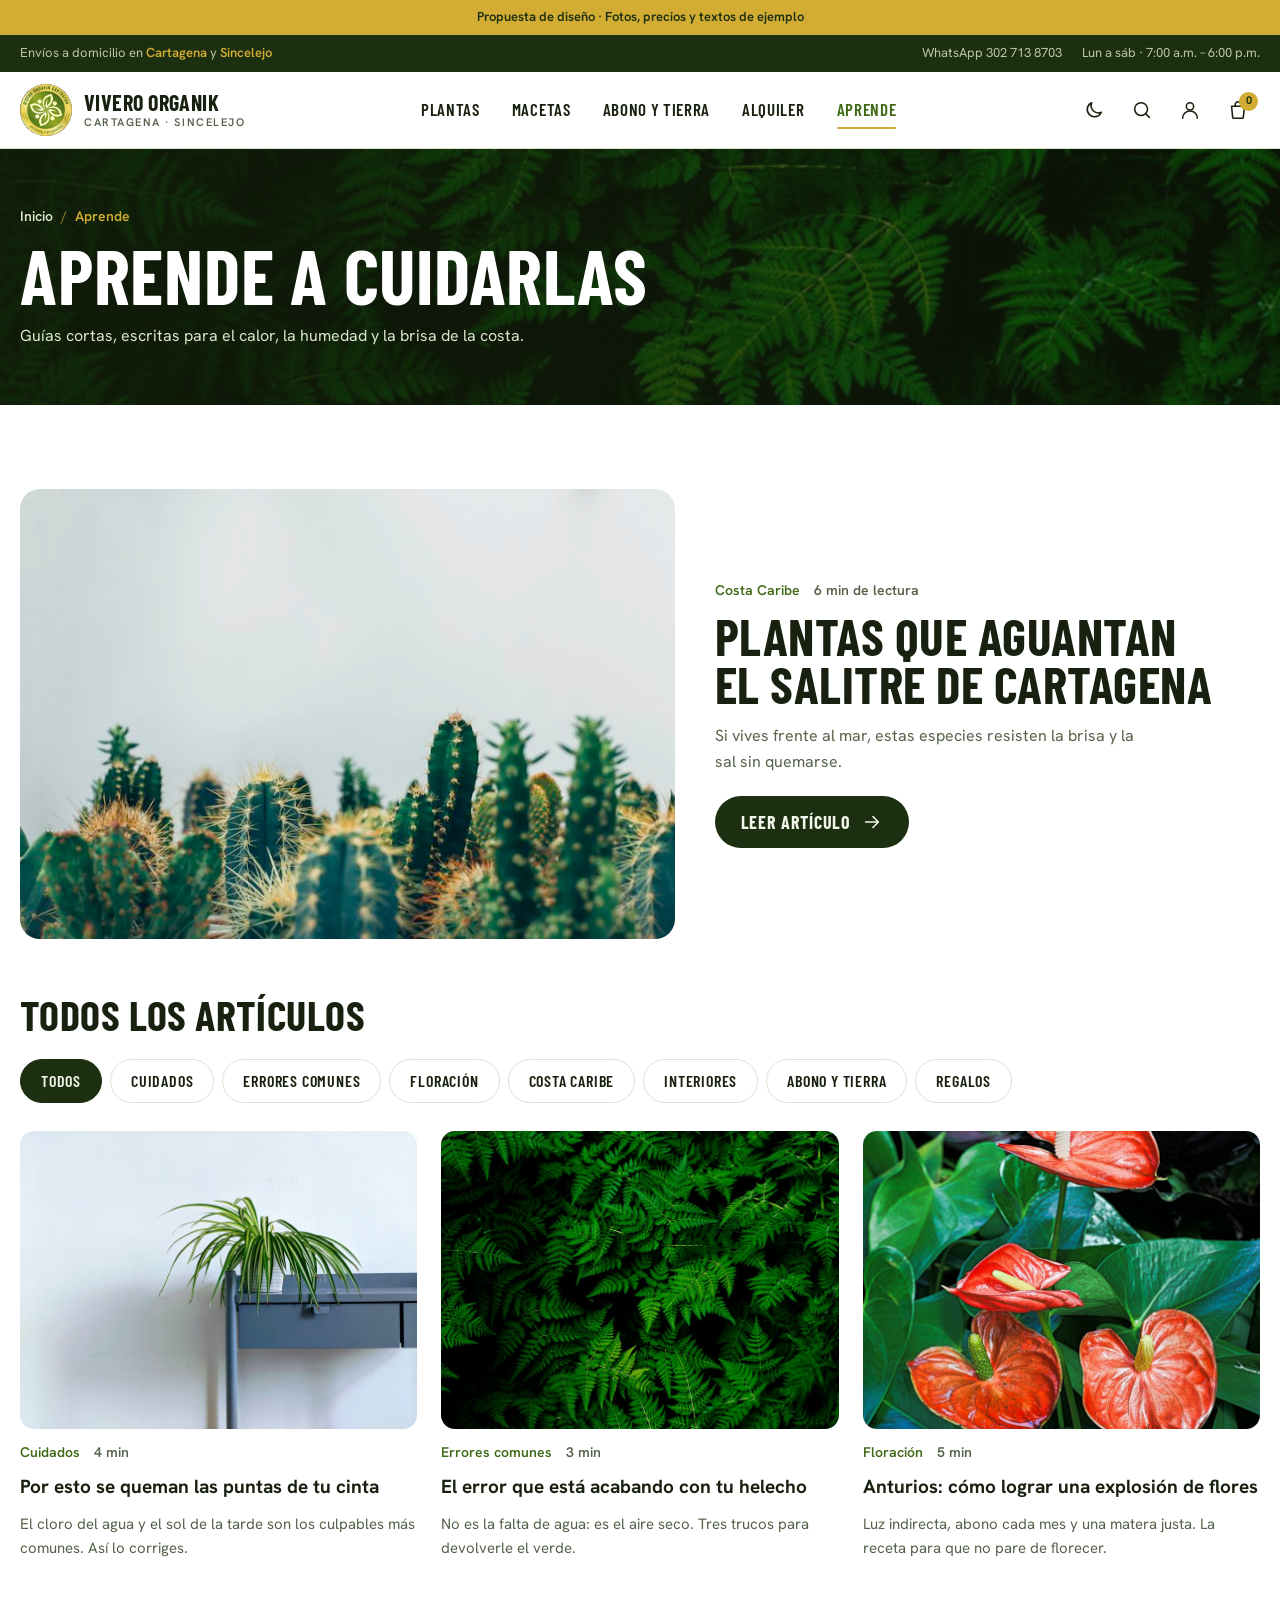
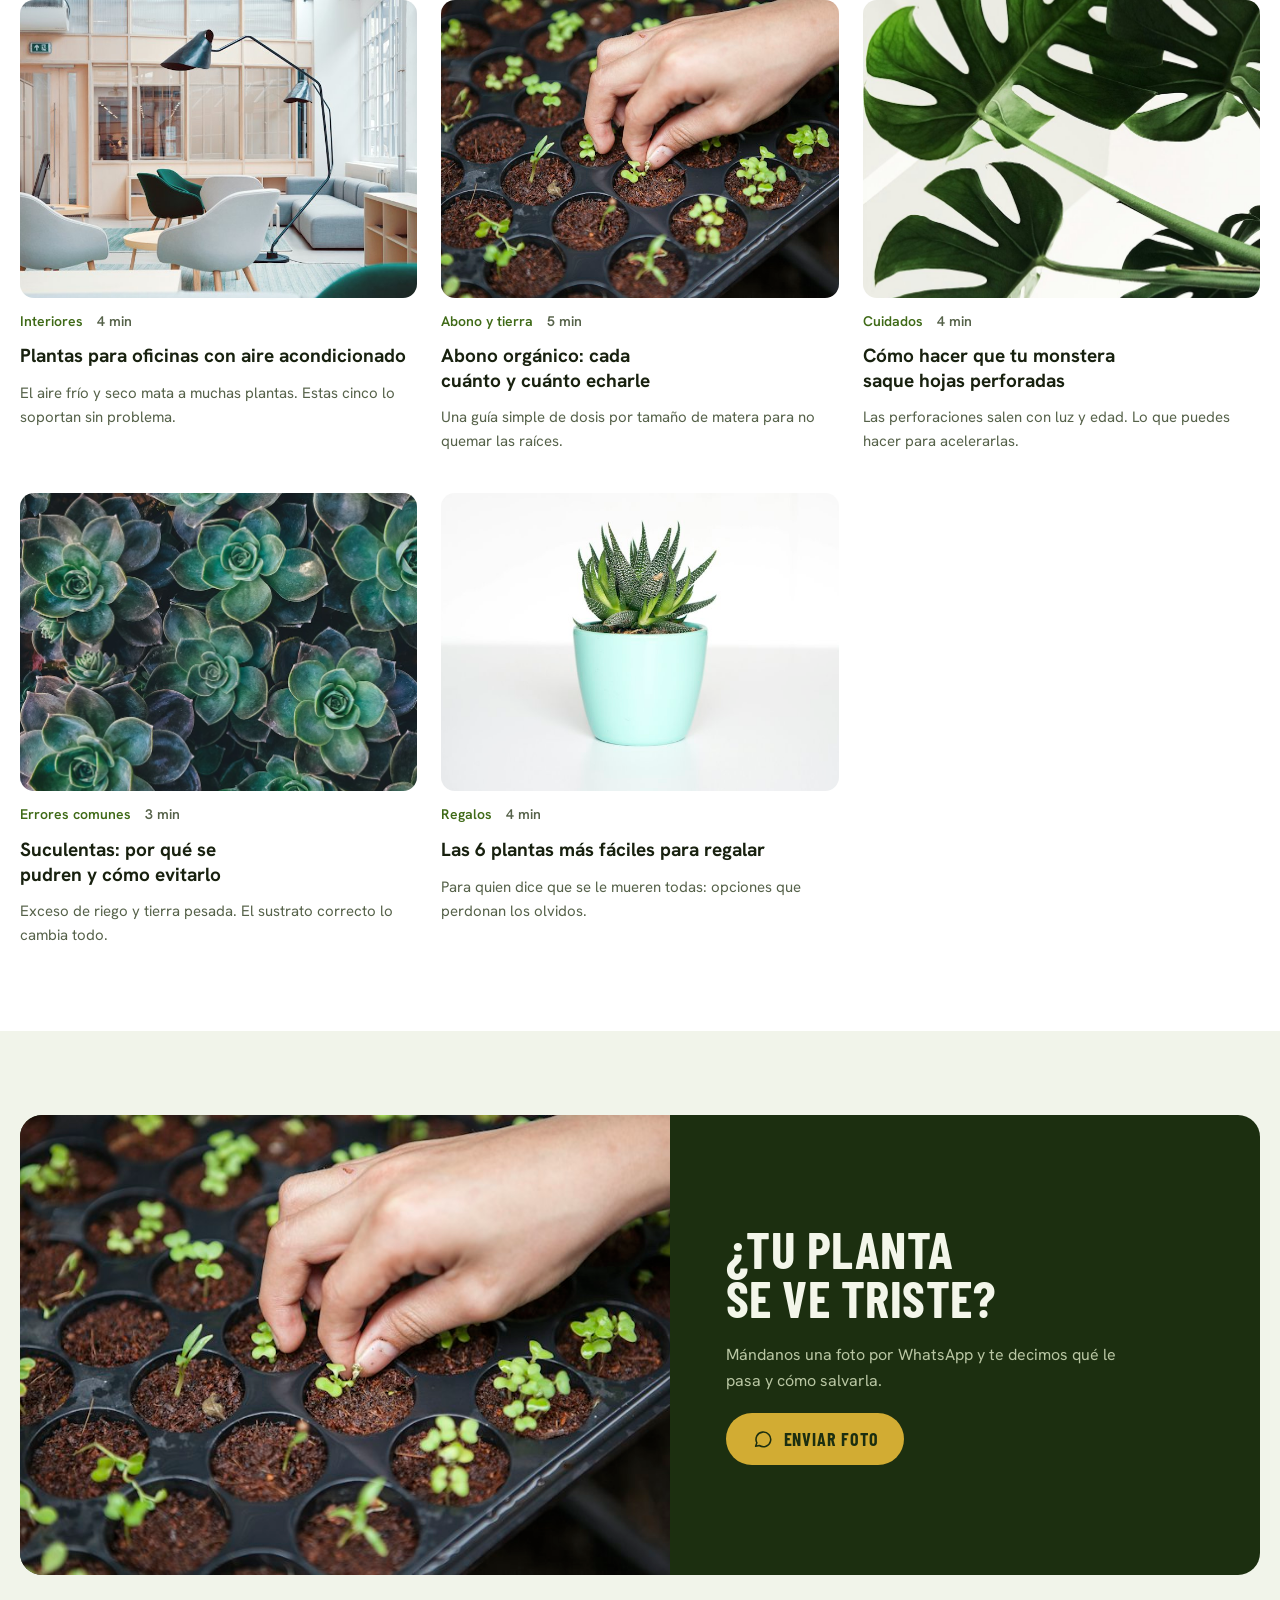
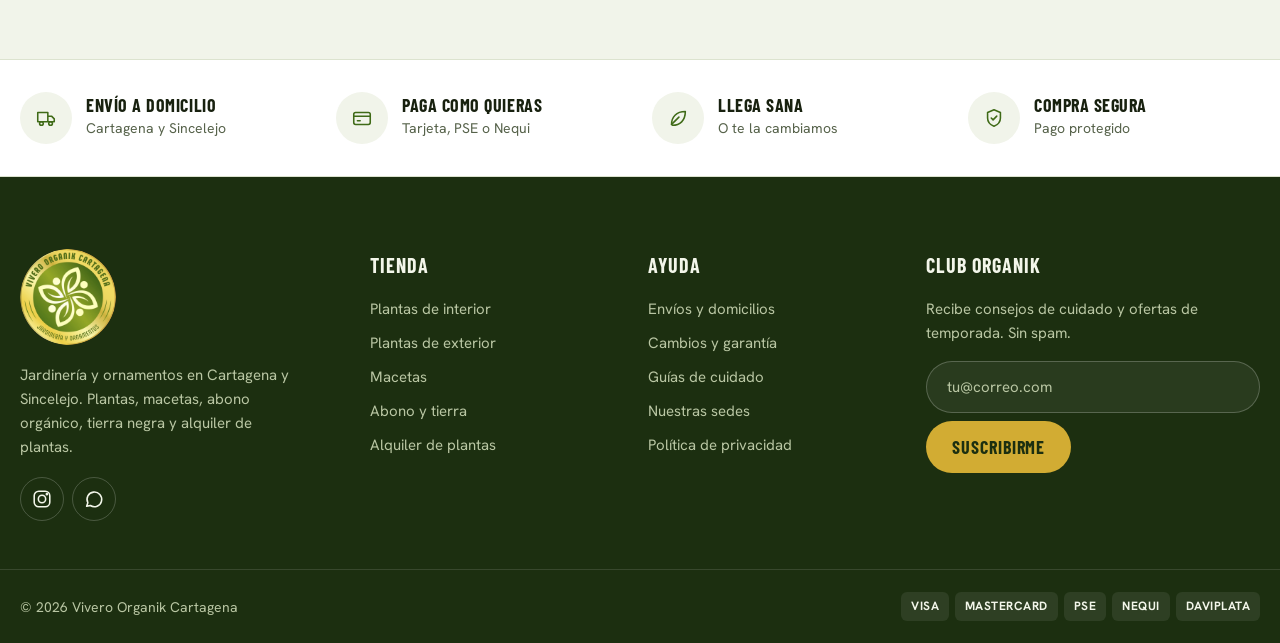
<file: v2/aprende.html>
<!doctype html>
<html lang="es">
<head>
<meta charset="utf-8">
<meta name="viewport" content="width=device-width, initial-scale=1, viewport-fit=cover">
<title>Aprende · Vivero Organik</title>
<meta name="description" content="Guías cortas para cuidar tus plantas en el clima de la costa.">
<link rel="preconnect" href="https://fonts.googleapis.com"><link rel="preconnect" href="https://fonts.gstatic.com" crossorigin>
<link rel="stylesheet" href="https://fonts.googleapis.com/css2?family=Barlow+Condensed:wght@500;600;700&family=Hanken+Grotesk:wght@400;500;600;700&display=swap">
<script>try{var t=localStorage.getItem("organik-theme");if(t)document.documentElement.dataset.theme=t}catch(e){}</script>
<link rel="stylesheet" href="assets/organik.css">
</head>
<body>
<main id="main">
  <section class="band" aria-labelledby="h-page">
    <img src="../img/helecho.jpg" alt="" width="800" height="1000">
    <div class="wrap">
      <nav class="crumbs" aria-label="Migas de pan"><ol><li><a href="index.html">Inicio</a></li><li aria-current="page">Aprende</li></ol></nav>
      <h1 class="h-display" id="h-page">Aprende a cuidarlas</h1>
      <p>Guías cortas, escritas para el calor, la humedad y la brisa de la costa.</p>
    </div>
  </section>
  <section class="blk" aria-label="Artículos"><div class="wrap">
    <article class="feature" id="featured"></article>
    <div class="sec-head" style="margin-bottom:28px">
      <h2 class="h-display" style="font-size:clamp(30px,3.4vw,42px)">Todos los artículos</h2>
      <div class="tabs" role="group" aria-label="Filtrar por tema" id="topics"></div>
    </div>
    <div class="posts three" id="list" aria-live="polite"></div>
  </div></section>
  <section class="blk alt" aria-labelledby="h-help"><div class="wrap">
    <div class="banner">
      <div class="pic"><img src="../img/siembra.jpg" alt="Manos sembrando plántulas" loading="lazy" width="800" height="533"></div>
      <div class="txt">
        <h2 class="h-display" id="h-help">¿Tu planta se ve triste?</h2>
        <p>Mándanos una foto por WhatsApp y te decimos qué le pasa y cómo salvarla.</p>
        <div><a class="btn btn-oro" href="https://wa.me/573027138703?text=Hola%2C%20mi%20planta%20se%20ve%20triste%2C%20les%20mando%20una%20foto" target="_blank" rel="noopener"><svg class="i" aria-hidden="true"><use href="#i-chat"/></svg>Enviar foto</a></div>
      </div>
    </div>
  </div></section>
</main>
<script src="assets/organik.js"></script>
<script>
(function(){
O.shell("aprende");
const {POSTS,$,$$,IMG,icon}=O;
const f=POSTS[3];
$("#featured").innerHTML=`<div class="ph"><img src="${IMG}${f.img}.jpg" alt="" width="800" height="550"></div>
  <div><div class="meta-line"><span class="tg">${f.tag}</span><span>${f.min} min de lectura</span></div>
  <h2 class="h-display" id="${f.id}">${f.t}</h2><p>${f.ex}</p><a class="btn btn-dark" href="#${f.id}">Leer artículo ${icon("arrow")}</a></div>`;
const tags=["Todos",...new Set(POSTS.map(p=>p.tag))];
$("#topics").innerHTML=tags.map((t,i)=>`<button class="tab" type="button" aria-pressed="${i===0}" data-topic="${t}">${t}</button>`).join("");
function list(t){
  $$("[data-topic]").forEach(b=>{b.setAttribute("aria-pressed",b.dataset.topic===t)});
  $("#list").innerHTML=POSTS.filter(p=>p!==f&&(t==="Todos"||p.tag===t)).map(p=>`<article class="post" id="${p.id}"><div class="ph"><img src="${IMG}${p.img}.jpg" alt="" loading="lazy" width="600" height="450"></div><div class="meta-line"><span class="tg">${p.tag}</span><span>${p.min} min</span></div><h3><a href="#${p.id}">${p.t}</a></h3><p class="ex">${p.ex}</p></article>`).join("")||`<p>No hay artículos de este tema todavía.</p>`;
}
$("#topics").addEventListener("click",e=>{const b=e.target.closest("[data-topic]");if(b)list(b.dataset.topic)});
list("Todos");
})();
</script>
</body>
</html>
</file>
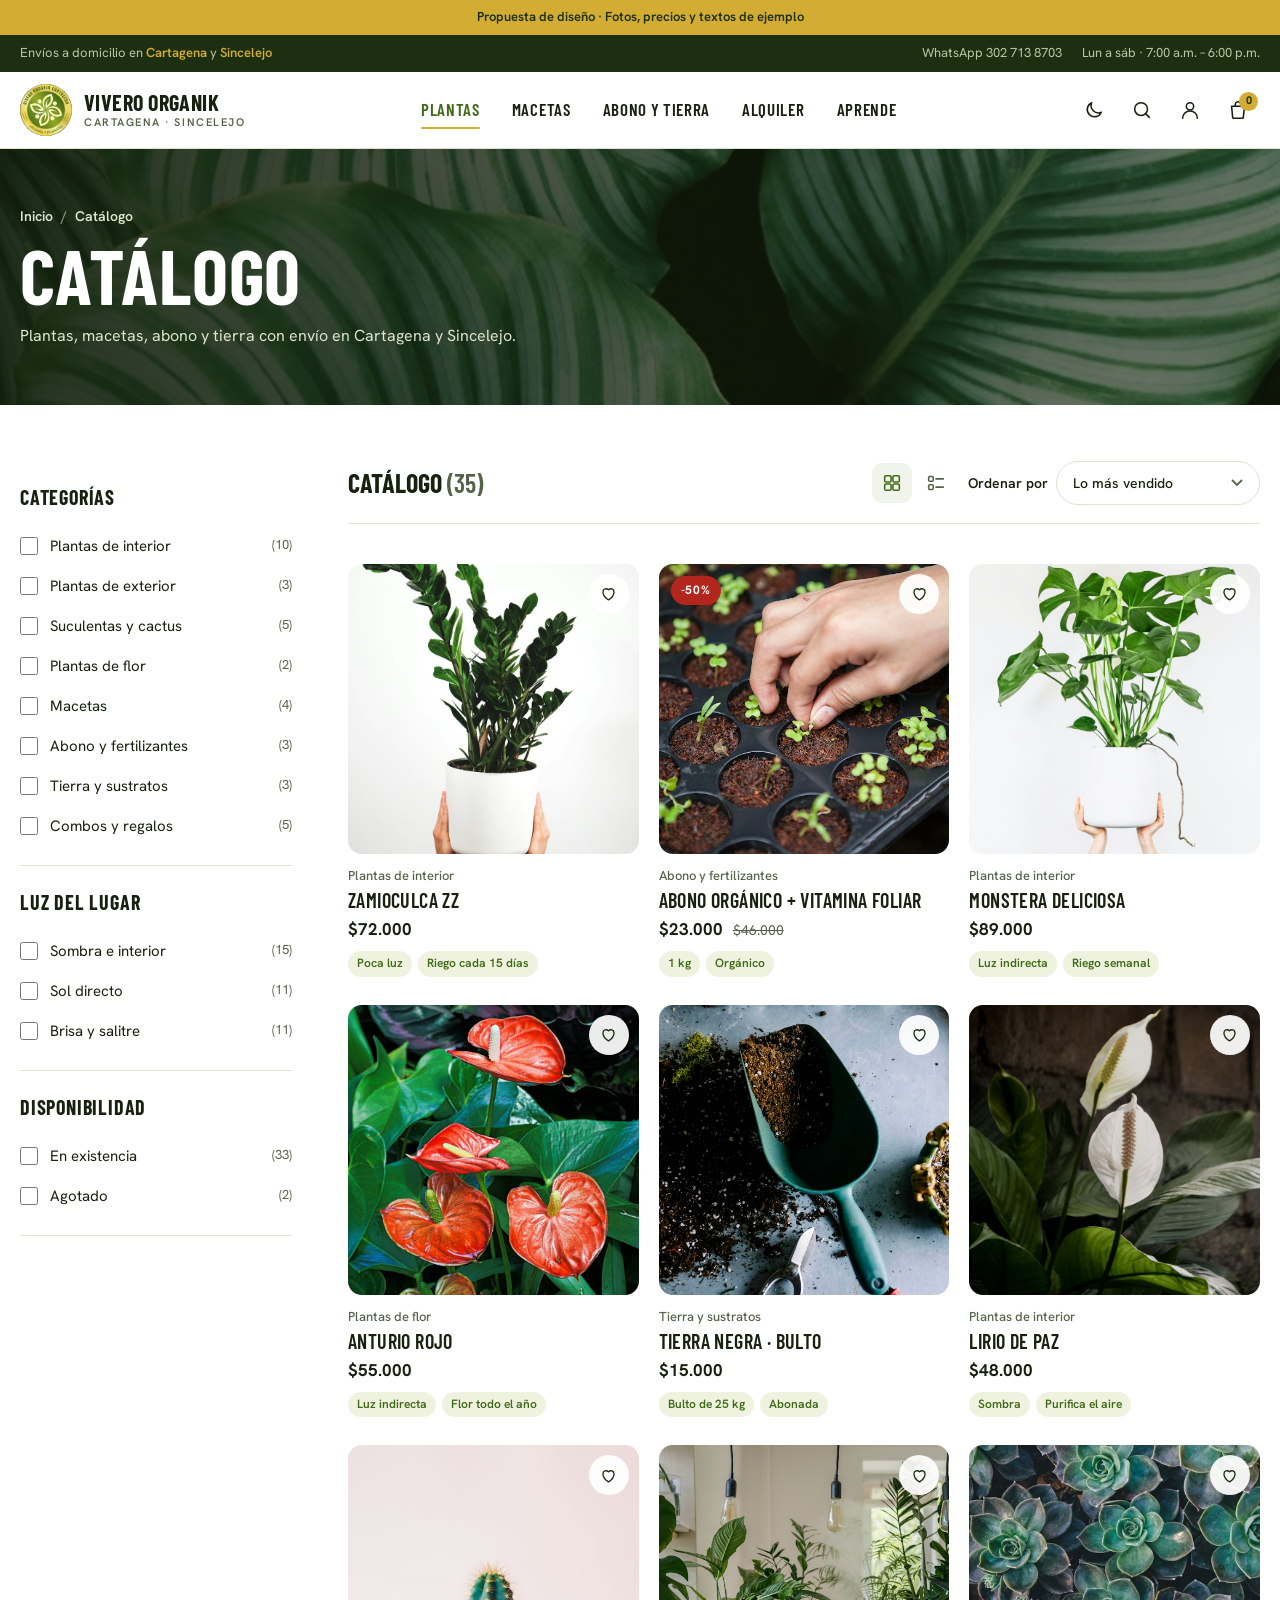
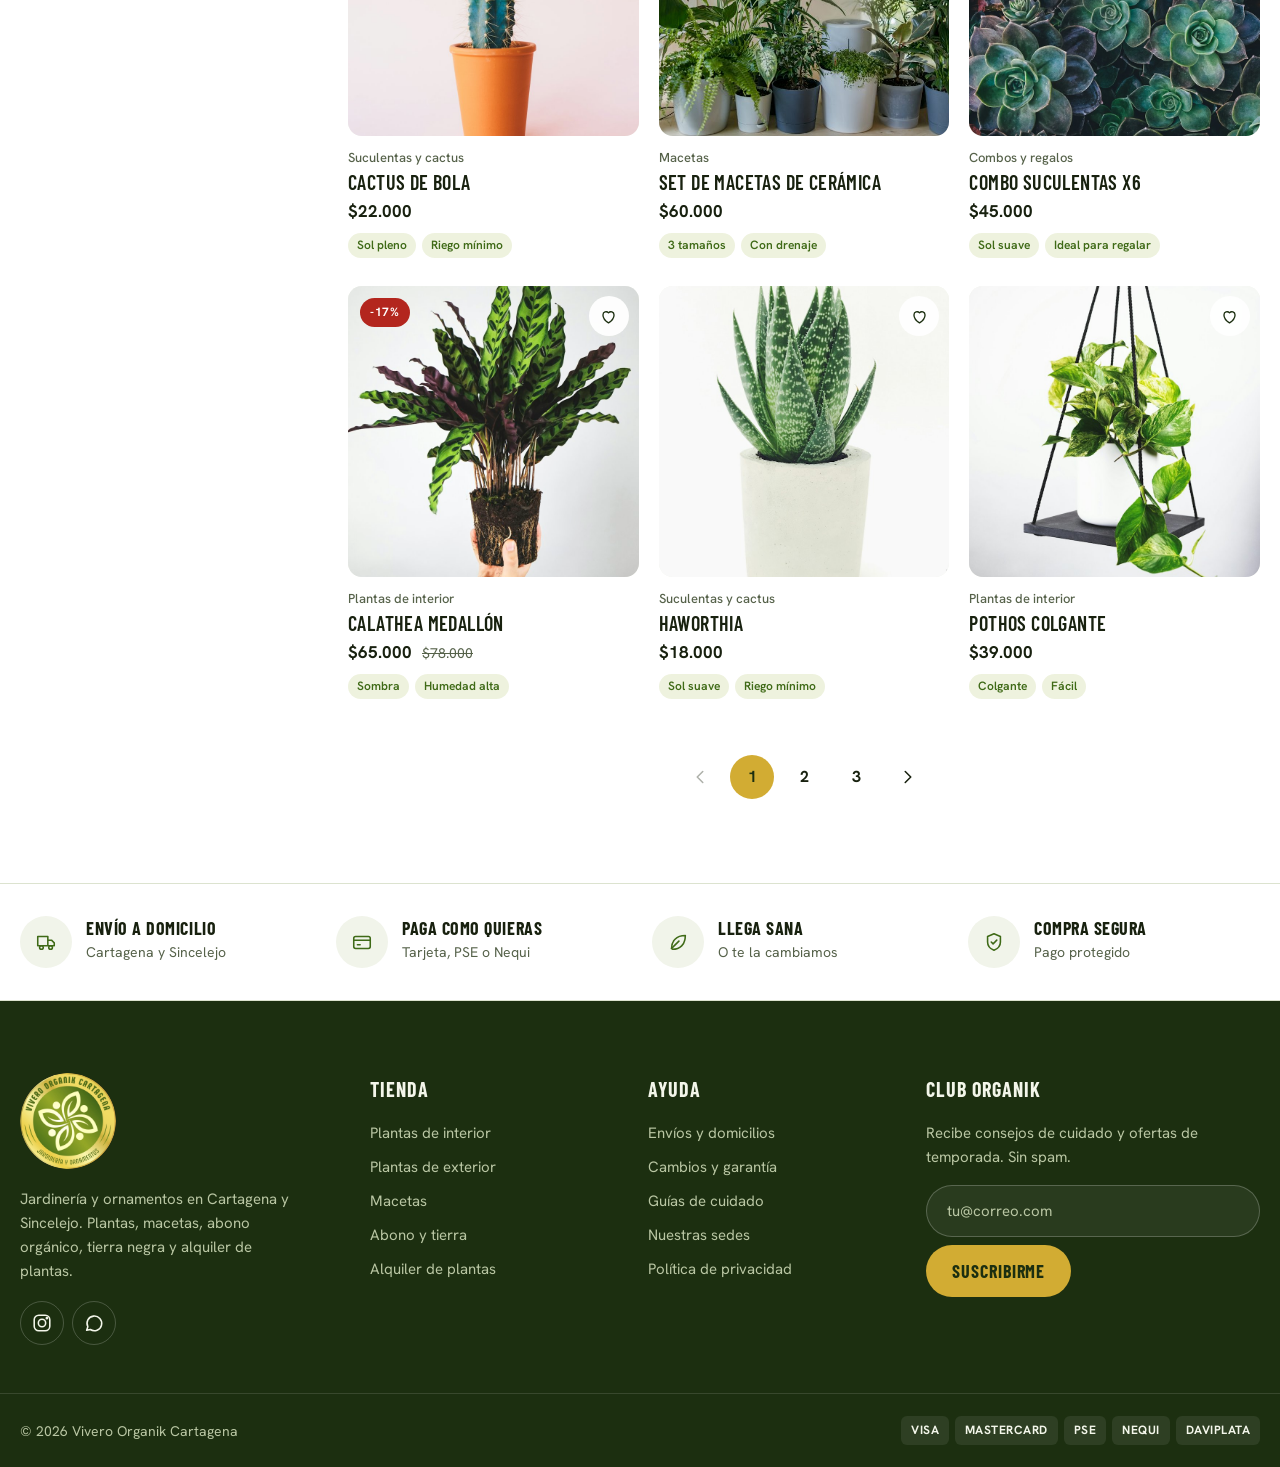
<file: v2/catalogo.html>
<!doctype html>
<html lang="es">
<head>
<meta charset="utf-8">
<meta name="viewport" content="width=device-width, initial-scale=1, viewport-fit=cover">
<title>Catálogo · Vivero Organik</title>
<meta name="description" content="Compra plantas de interior y exterior, macetas, abono y tierra negra con envío en Cartagena y Sincelejo.">
<link rel="preconnect" href="https://fonts.googleapis.com"><link rel="preconnect" href="https://fonts.gstatic.com" crossorigin>
<link rel="stylesheet" href="https://fonts.googleapis.com/css2?family=Barlow+Condensed:wght@500;600;700&family=Hanken+Grotesk:wght@400;500;600;700&display=swap">
<script>try{var t=localStorage.getItem("organik-theme");if(t)document.documentElement.dataset.theme=t}catch(e){}</script>
<link rel="stylesheet" href="assets/organik.css">
</head>
<body>
<main id="main">
  <section class="band" aria-labelledby="h-page">
    <img id="bandImg" src="../img/calathea2.jpg" alt="" width="800" height="1000">
    <div class="wrap">
      <nav class="crumbs" aria-label="Migas de pan"><ol><li><a href="index.html">Inicio</a></li><li><a href="catalogo.html">Catálogo</a></li><li id="crumbCur" aria-current="page" hidden></li></ol></nav>
      <h1 class="h-display" id="h-page">Catálogo</h1>
      <p id="bandLead">Plantas, macetas, abono y tierra con envío en Cartagena y Sincelejo.</p>
    </div>
  </section>

  <div class="wrap shop">
    <aside class="filters" id="filters" aria-label="Filtros">
      <div class="filters-head"><h2 class="h-display">Filtros</h2><button class="icon-btn" id="closeFilters" aria-label="Cerrar filtros"><svg class="i" aria-hidden="true"><use href="#i-x"/></svg></button></div>
      <div class="fgroup"><h2>Categorías <button type="button" data-clear="c" hidden>Borrar</button></h2><ul class="opts" id="fCats"></ul></div>
      <div class="fgroup"><h2>Luz del lugar <button type="button" data-clear="luz" hidden>Borrar</button></h2><ul class="opts" id="fLuz"></ul></div>
      <div class="fgroup"><h2>Disponibilidad <button type="button" data-clear="stock" hidden>Borrar</button></h2><ul class="opts" id="fStock"></ul></div>
      <div class="fgroup"><h2>Precio <button type="button" data-clear="price" hidden>Borrar</button></h2>
        <div class="prices">
          <label for="pmin">Desde<input id="pmin" type="number" inputmode="numeric" min="0" step="1000" placeholder="$0"></label>
          <label for="pmax">Hasta<input id="pmax" type="number" inputmode="numeric" min="0" step="1000" placeholder="$650.000"></label>
        </div>
        <p class="price-hint" id="priceHint"></p>
      </div>
      <div class="fgroup"><h2>En oferta</h2><div class="specials" id="specials"></div>
        <a class="promo" href="alquiler.html"><img src="../img/oficina.jpg" alt="" loading="lazy" width="800" height="533"><b>Alquiler de plantas</b><span>Para eventos, hoteles y oficinas</span><span class="btn btn-oro">Cotizar</span></a>
      </div>
      <button class="btn btn-oro apply" id="applyFilters" type="button">Ver productos</button>
    </aside>

    <section aria-labelledby="h-results">
      <div class="toolbar">
        <h2 id="h-results" aria-live="polite">Catálogo <span>(0)</span></h2>
        <div class="tb-r">
          <button class="btn btn-ghost filter-open" id="openFilters" type="button" aria-controls="filters"><svg class="i" aria-hidden="true"><use href="#i-filter"/></svg>Filtros</button>
          <div class="views" role="group" aria-label="Vista">
            <button type="button" data-view="grid" aria-pressed="true" aria-label="Ver en cuadrícula"><svg class="i" aria-hidden="true"><use href="#i-grid"/></svg></button>
            <button type="button" data-view="list" aria-pressed="false" aria-label="Ver en lista"><svg class="i" aria-hidden="true"><use href="#i-list"/></svg></button>
          </div>
          <label class="sort" for="sort"><span>Ordenar por</span>
            <select id="sort">
              <option value="best">Lo más vendido</option>
              <option value="new">Destacados</option>
              <option value="az">Alfabéticamente, A-Z</option>
              <option value="za">Alfabéticamente, Z-A</option>
              <option value="pasc">Precio, menor a mayor</option>
              <option value="pdesc">Precio, mayor a menor</option>
            </select>
          </label>
        </div>
      </div>
      <div class="chips" id="chips"></div>
      <div class="grid" id="results"></div>
      <nav class="pager" id="pager" aria-label="Paginación"></nav>
    </section>
  </div>
</main>
<script src="assets/organik.js"></script>
<script>
(function(){
const GROUP={plantas:"Plantas",macetas:"Macetas",abono:"Abono y tierra"};
const BAND={plantas:["calathea2","Plantas de interior, exterior, suculentas y de flor, elegidas para el clima de la costa."],macetas:["macetas","Macetas de cerámica, colgantes y repisas para darle casa a tus plantas."],abono:["tierra","Abono orgánico, humus, sustratos y tierra negra por bulto o por volqueta."]};
const qs=new URLSearchParams(location.search);
const g=qs.get("g")||"";
O.shell(GROUP[g]?g:"plantas");
const {P,CATS,LUZ,$,$$,card,fmt,byId,IMG}=O;
const PER=12;
const S={
  c:new Set(qs.get("c")?qs.get("c").split(","):CATS.filter(x=>x.group===g).map(x=>x.id)),
  luz:new Set(qs.get("luz")?qs.get("luz").split(","):[]),
  stock:new Set(qs.get("stock")?qs.get("stock").split(","):[]),
  min:+qs.get("min")||0,max:+qs.get("max")||0,
  q:(qs.get("q")||"").trim(),sort:qs.get("sort")||"best",page:+qs.get("page")||1,view:qs.get("view")||"grid"
};

/* page heading */
const title=S.q?`Resultados para “${S.q}”`:GROUP[g]||"Catálogo";
document.title=(S.q?"Buscar":title)+" · Vivero Organik";
$("#h-page").textContent=title;
if(GROUP[g]||S.q){$("#crumbCur").hidden=false;$("#crumbCur").textContent=S.q?"Búsqueda":GROUP[g]}
if(BAND[g]){$("#bandImg").src=IMG+BAND[g][0]+".jpg";$("#bandLead").textContent=BAND[g][1]}
if(S.q)$("#bandLead").textContent="Mostramos los productos que coinciden con tu búsqueda.";

const norm=s=>s.normalize("NFD").replace(/[̀-ͯ]/g,"").toLowerCase();
function match(x,skip){
  if(S.q&&!norm(x.n+" "+x.d+" "+O.catName(x.c)).includes(norm(S.q)))return false;
  if(skip!=="c"&&S.c.size&&!S.c.has(x.c))return false;
  if(skip!=="luz"&&S.luz.size&&!x.t.some(t=>S.luz.has(t)))return false;
  if(skip!=="stock"&&S.stock.size){const st=x.out?"out":"in";if(!S.stock.has(st))return false}
  if(skip!=="price"&&S.min&&x.p<S.min)return false;
  if(skip!=="price"&&S.max&&x.p>S.max)return false;
  return true;
}
function opt(name,val,label,n,on){
  return `<li><label class="opt${n?"":" zero"}"><input type="checkbox" name="${name}" value="${val}"${on?" checked":""}>${label}<span class="n">(${n})</span></label></li>`;
}
function renderFilters(){
  $("#fCats").innerHTML=CATS.map(c=>opt("c",c.id,c.n,P.filter(x=>x.c===c.id&&match(x,"c")).length,S.c.has(c.id))).join("");
  $("#fLuz").innerHTML=Object.entries(LUZ).map(([k,n])=>opt("luz",k,n,P.filter(x=>x.t.includes(k)&&match(x,"luz")).length,S.luz.has(k))).join("");
  $("#fStock").innerHTML=opt("stock","in","En existencia",P.filter(x=>!x.out&&match(x,"stock")).length,S.stock.has("in"))+opt("stock","out","Agotado",P.filter(x=>x.out&&match(x,"stock")).length,S.stock.has("out"));
  const ps=P.filter(x=>match(x,"price")).map(x=>x.p);
  $("#priceHint").textContent=ps.length?`Precios entre ${fmt(Math.min(...ps))} y ${fmt(Math.max(...ps))}`:"";
  $("[data-clear=c]").hidden=!S.c.size;$("[data-clear=luz]").hidden=!S.luz.size;$("[data-clear=stock]").hidden=!S.stock.size;$("[data-clear=price]").hidden=!(S.min||S.max);
}
const SORTS={best:(a,b)=>b.best-a.best,new:(a,b)=>(b.w?1:0)-(a.w?1:0)||b.best-a.best,az:(a,b)=>a.n.localeCompare(b.n,"es"),za:(a,b)=>b.n.localeCompare(a.n,"es"),pasc:(a,b)=>a.p-b.p,pdesc:(a,b)=>b.p-a.p};
function chips(){
  const c=[];
  if(S.q)c.push(["q","",`Búsqueda: ${S.q}`]);
  const isGroupDefault=g&&[...S.c].sort().join(",")===CATS.filter(x=>x.group===g).map(x=>x.id).sort().join(",");
  if(!isGroupDefault)S.c.forEach(v=>c.push(["c",v,O.catName(v)]));
  S.luz.forEach(v=>c.push(["luz",v,LUZ[v]]));
  S.stock.forEach(v=>c.push(["stock",v,v==="in"?"En existencia":"Agotado"]));
  if(S.min||S.max)c.push(["price","",`${S.min?fmt(S.min):"$0"} – ${S.max?fmt(S.max):"sin tope"}`]);
  $("#chips").innerHTML=c.map(([k,v,l])=>`<span class="chip">${l}<button type="button" data-chip="${k}" data-v="${v}" aria-label="Quitar filtro ${l}"><svg class="i" aria-hidden="true"><use href="#i-x"/></svg></button></span>`).join("")+(c.length>1?`<button class="clear" type="button" data-clearall>Limpiar todo</button>`:"");
}
function syncURL(){
  const u=new URLSearchParams();
  if(g)u.set("g",g);
  const groupCats=CATS.filter(x=>x.group===g).map(x=>x.id).sort().join(",");
  const cur=[...S.c].sort().join(",");
  if(cur&&cur!==groupCats)u.set("c",cur);
  if(S.luz.size)u.set("luz",[...S.luz].join(","));
  if(S.stock.size)u.set("stock",[...S.stock].join(","));
  if(S.min)u.set("min",S.min);if(S.max)u.set("max",S.max);
  if(S.q)u.set("q",S.q);if(S.sort!=="best")u.set("sort",S.sort);if(S.page>1)u.set("page",S.page);if(S.view!=="grid")u.set("view",S.view);
  try{history.replaceState(null,"",location.pathname+(u.toString()?"?"+u:""))}catch(e){}
}
function render(scroll){
  const list=P.filter(x=>match(x)).sort(SORTS[S.sort]||SORTS.best);
  const pages=Math.max(1,Math.ceil(list.length/PER));
  if(S.page>pages)S.page=pages;
  const slice=list.slice((S.page-1)*PER,S.page*PER);
  $("#h-results").innerHTML=`${S.q?"Resultados":GROUP[g]||"Catálogo"} <span>(${list.length})</span>`;
  $("#applyFilters").textContent=`Ver ${list.length} ${list.length===1?"producto":"productos"}`;
  const grid=$("#results");
  grid.classList.toggle("list",S.view==="list");
  grid.innerHTML=slice.length?slice.map(card).join(""):`<div class="empty-r"><svg class="i" aria-hidden="true"><use href="#i-leaf"/></svg><b>No encontramos productos</b><p>Prueba quitando algún filtro o buscando con otra palabra.</p><button class="btn btn-dark" type="button" data-clearall>Quitar filtros</button></div>`;
  const pg=$("#pager");
  if(pages<2){pg.innerHTML=""}else{
    let h=`<button type="button" data-page="${S.page-1}" aria-label="Página anterior"${S.page===1?" disabled":""}><svg class="i" aria-hidden="true"><use href="#i-left"/></svg></button>`;
    for(let i=1;i<=pages;i++)h+=`<button type="button" data-page="${i}"${i===S.page?' aria-current="page"':""} aria-label="Página ${i}">${i}</button>`;
    h+=`<button type="button" data-page="${S.page+1}" aria-label="Página siguiente"${S.page===pages?" disabled":""}><svg class="i" aria-hidden="true"><use href="#i-right"/></svg></button>`;
    pg.innerHTML=h;
  }
  $$("[data-view]").forEach(b=>b.setAttribute("aria-pressed",b.dataset.view===S.view));
  $("#sort").value=S.sort;
  renderFilters();chips();syncURL();
  if(scroll){const t=$(".toolbar").getBoundingClientRect().top+scrollY-100;if(scrollY>t)scrollTo({top:t,behavior:"smooth"})}
}
$("#specials").innerHTML=P.filter(x=>x.w&&!x.out).slice(0,3).map(x=>`<a class="mini" href="producto.html?id=${x.id}"><img src="${IMG}${x.a}.jpg" alt="" loading="lazy" width="72" height="72"><span><b>${x.n}</b><span class="price">${fmt(x.p)}</span></span></a>`).join("");
if(S.min)$("#pmin").value=S.min;if(S.max)$("#pmax").value=S.max;

$("#filters").addEventListener("change",e=>{
  const el=e.target;
  if(el.type==="checkbox"){S[el.name][el.checked?"add":"delete"](el.value);S.page=1;render(true)}
});
let pt;
["#pmin","#pmax"].forEach(s=>$(s).addEventListener("input",()=>{clearTimeout(pt);pt=setTimeout(()=>{S.min=+$("#pmin").value||0;S.max=+$("#pmax").value||0;S.page=1;render()},450)}));
$("#sort").addEventListener("change",e=>{S.sort=e.target.value;S.page=1;render()});
document.addEventListener("click",e=>{
  const v=e.target.closest("[data-view]");if(v){S.view=v.dataset.view;render();return}
  const p=e.target.closest("[data-page]");if(p&&!p.disabled){S.page=+p.dataset.page;render(true);return}
  const cl=e.target.closest("[data-clear]");if(cl){const k=cl.dataset.clear;if(k==="price"){S.min=S.max=0;$("#pmin").value=$("#pmax").value=""}else S[k].clear();S.page=1;render();return}
  const ch=e.target.closest("[data-chip]");if(ch){const k=ch.dataset.chip;if(k==="q")S.q="";else if(k==="price"){S.min=S.max=0;$("#pmin").value=$("#pmax").value=""}else S[k].delete(ch.dataset.v);S.page=1;render();return}
  if(e.target.closest("[data-clearall]")){S.c.clear();S.luz.clear();S.stock.clear();S.min=S.max=0;S.q="";$("#pmin").value=$("#pmax").value="";S.page=1;render()}
});
/* mobile filter drawer */
const F=$("#filters"),scrim=$("#scrim");let back;
const openF=()=>{back=document.activeElement;F.classList.add("on");scrim.classList.add("on");setTimeout(()=>$("#closeFilters").focus(),50)};
const closeF=()=>{if(!F.classList.contains("on"))return;F.classList.remove("on");scrim.classList.remove("on");back&&back.focus()};
$("#openFilters").onclick=openF;$("#closeFilters").onclick=closeF;$("#applyFilters").onclick=closeF;
scrim.addEventListener("click",closeF);document.addEventListener("keydown",e=>{if(e.key==="Escape")closeF()});
render();
})();
</script>
</body>
</html>
</file>
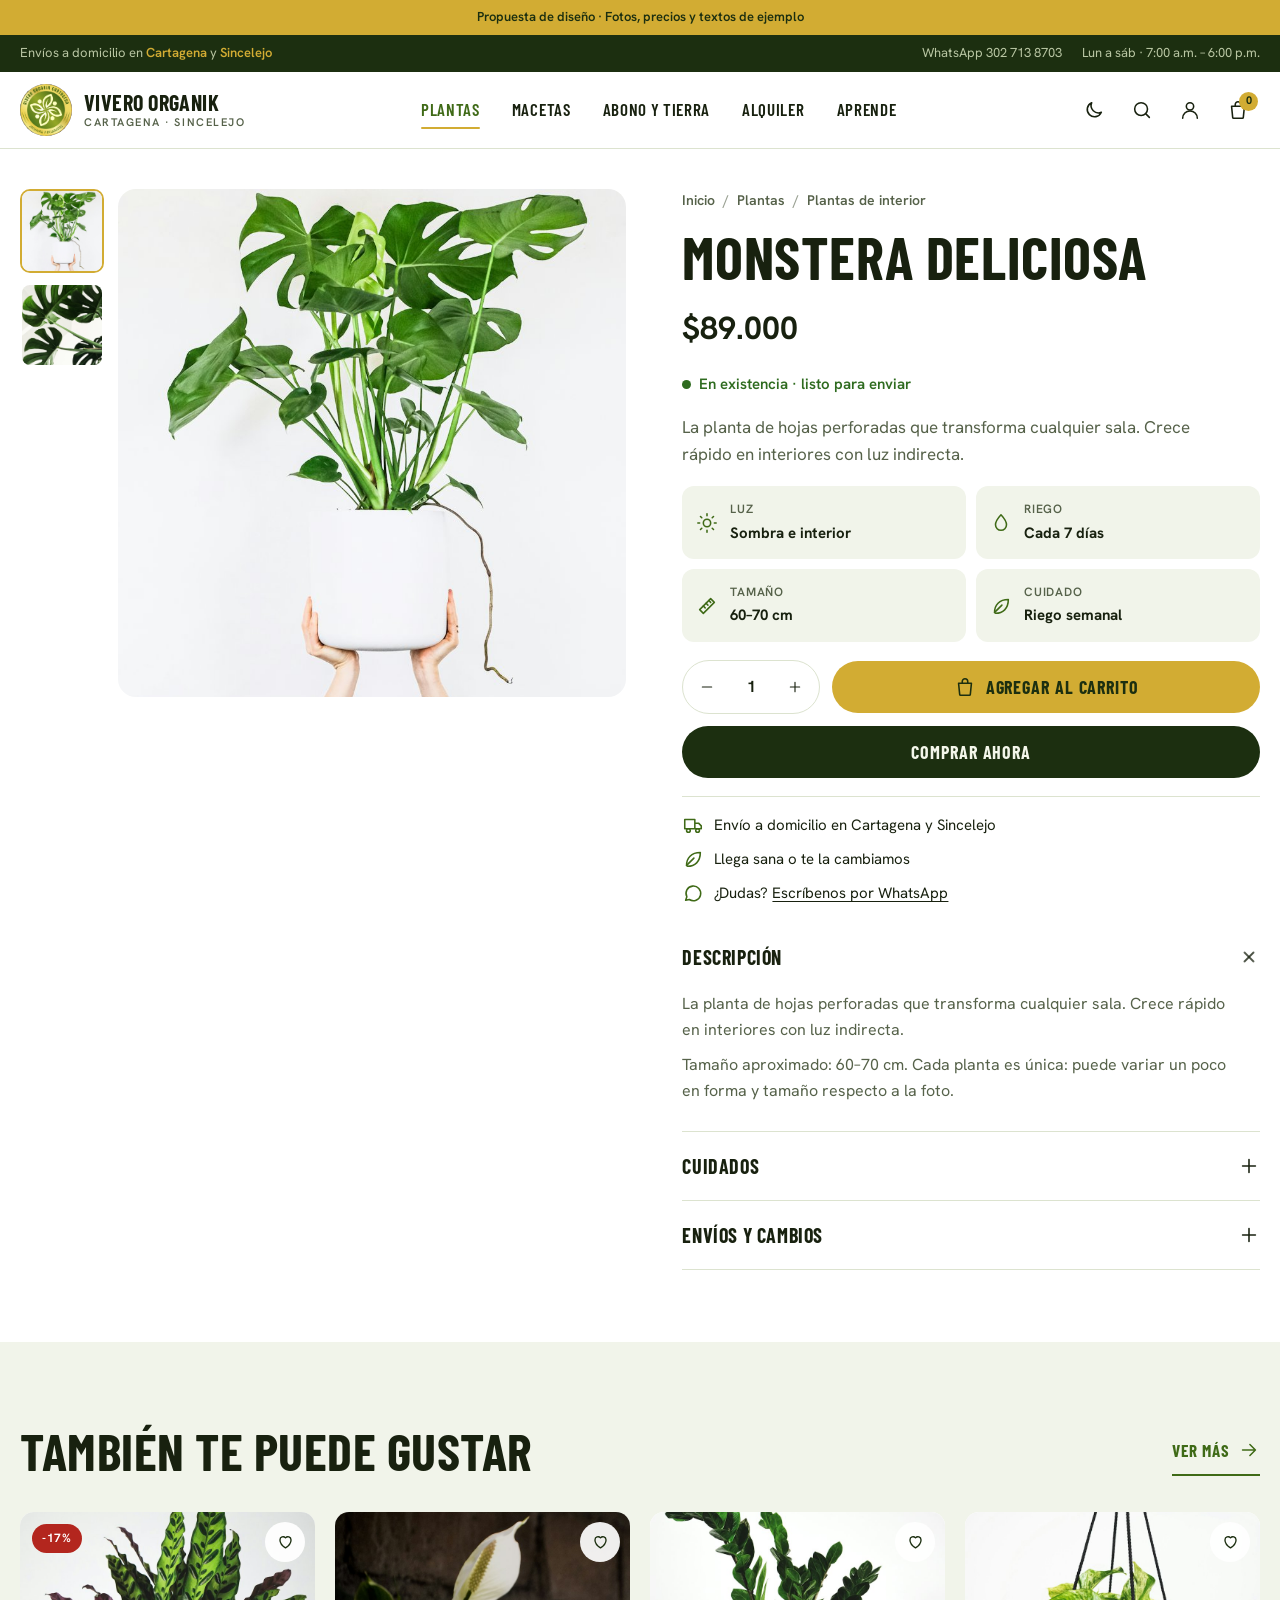
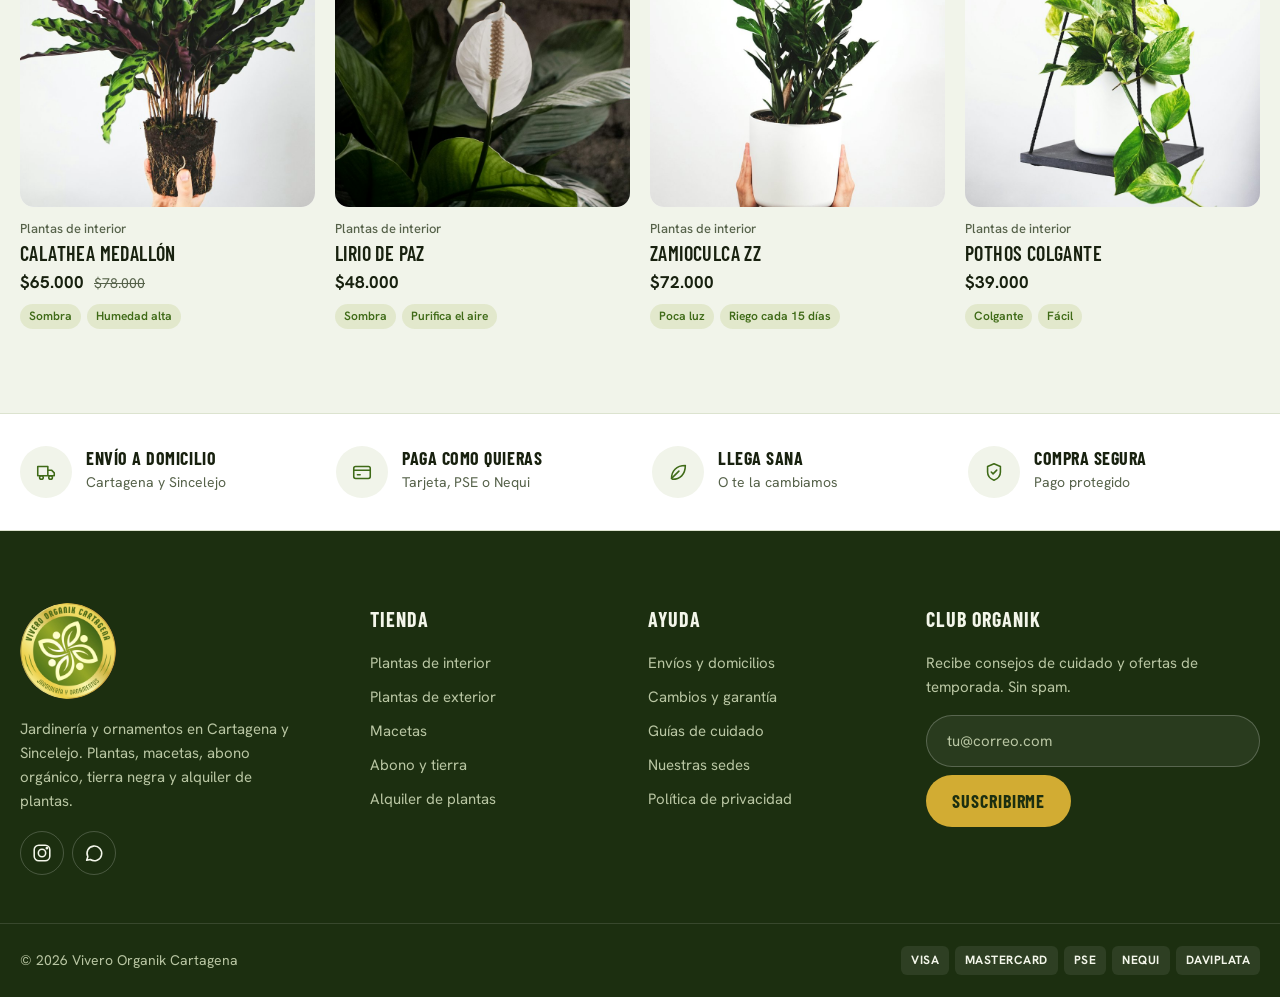
<file: v2/producto.html>
<!doctype html>
<html lang="es">
<head>
<meta charset="utf-8">
<meta name="viewport" content="width=device-width, initial-scale=1, viewport-fit=cover">
<title>Producto · Vivero Organik</title>
<meta name="description" content="Ficha de producto de Vivero Organik.">
<link rel="preconnect" href="https://fonts.googleapis.com"><link rel="preconnect" href="https://fonts.gstatic.com" crossorigin>
<link rel="stylesheet" href="https://fonts.googleapis.com/css2?family=Barlow+Condensed:wght@500;600;700&family=Hanken+Grotesk:wght@400;500;600;700&display=swap">
<script>try{var t=localStorage.getItem("organik-theme");if(t)document.documentElement.dataset.theme=t}catch(e){}</script>
<link rel="stylesheet" href="assets/organik.css">
</head>
<body>
<main id="main">
  <div class="wrap pdp" id="pdp"></div>
  <section class="blk alt" aria-labelledby="h-rel"><div class="wrap">
    <div class="sec-head"><div><h2 class="h-display" id="h-rel">También te puede gustar</h2></div><a class="link-all" id="relAll" href="catalogo.html">Ver más <svg class="i" aria-hidden="true"><use href="#i-arrow"/></svg></a></div>
    <div class="grid" id="related"></div>
  </div></section>
</main>
<script src="assets/organik.js"></script>
<script>
(function(){
const {P,CATS,LUZ,byId,$,$$,card,fmt,icon,IMG,catName,add,WA}=O;
const x=byId[new URLSearchParams(location.search).get("id")]||P[0];
const grp=(CATS.find(c=>c.id===x.c)||{}).group||"plantas";
O.shell(grp);
document.title=x.n+" · Vivero Organik";
const off=x.w?Math.round((1-x.p/x.w)*100):0;
const imgs=[...new Set([x.a,x.b])];
const isPlant=grp==="plantas"&&x.water!=="—";
const specs=isPlant?[["sun","Luz",x.t.map(t=>LUZ[t]).join(" · ")||"Luz indirecta"],["drop","Riego",x.water],["ruler","Tamaño",x.size],["leaf","Cuidado",x.care[1]||x.care[0]]]
  :[["ruler","Medidas",x.size],["leaf","Detalle",x.care[0]],["check","Incluye",x.care[1]||"—"],["truck","Entrega","Cartagena y Sincelejo"]];
const grpName={plantas:"Plantas",macetas:"Macetas",abono:"Abono y tierra"}[grp];
const waText=encodeURIComponent(`Hola, tengo una pregunta sobre: ${x.n}`);
$("#pdp").innerHTML=`
  <div class="gallery">
    <div class="thumbs" role="group" aria-label="Fotos del producto">${imgs.map((im,i)=>`<button type="button" data-img="${im}" aria-pressed="${i===0}" aria-label="Ver foto ${i+1}"><img src="${IMG}${im}.jpg" alt="" width="84" height="84"></button>`).join("")}</div>
    <div class="stage">${x.out?'<span class="flag out">Agotado</span>':off?`<span class="flag sale">-${off}%</span>`:""}<img id="stageImg" src="${IMG}${imgs[0]}.jpg" alt="${x.n}" width="800" height="800"></div>
  </div>
  <div class="info">
    <nav class="crumb-in" aria-label="Migas de pan"><ol><li><a href="index.html">Inicio</a></li><li><a href="catalogo.html?g=${grp}">${grpName}</a></li><li><a href="catalogo.html?c=${x.c}">${catName(x.c)}</a></li></ol></nav>
    <h1 class="h-display">${x.n}</h1>
    <div class="pp"><span class="now price">${fmt(x.p)}</span>${x.w?`<span class="was price">${fmt(x.w)}</span><span class="off">Ahorras ${fmt(x.w-x.p)}</span>`:""}</div>
    <span class="stock${x.out?" no":""}">${x.out?"Agotado por ahora":"En existencia · listo para enviar"}</span>
    <p class="lead">${x.d}</p>
    <div class="specs">${specs.map(([i,k,v])=>`<div class="spec">${icon(i)}<span><small>${k}</small><b>${v}</b></span></div>`).join("")}</div>
    <div class="buy">
      <span class="qty"><button type="button" id="qMinus" aria-label="Quitar uno">${icon("minus")}</button><output id="qVal" aria-live="polite">1</output><button type="button" id="qPlus" aria-label="Agregar uno">${icon("plus")}</button></span>
      ${x.out?`<a class="btn btn-ghost" href="https://wa.me/${WA}?text=${encodeURIComponent("Hola, quiero que me avisen cuando llegue: "+x.n)}" target="_blank" rel="noopener">${icon("chat")}Avísame cuando llegue</a>`
      :`<button class="btn btn-oro" type="button" id="addBtn">${icon("bag")}Agregar al carrito</button><button class="btn btn-dark" type="button" id="buyNow">Comprar ahora</button>`}
    </div>
    <ul class="perks">
      <li>${icon("truck")}Envío a domicilio en Cartagena y Sincelejo</li>
      <li>${icon("leaf")}Llega sana o te la cambiamos</li>
      <li>${icon("chat")}<span>¿Dudas? <a href="https://wa.me/${WA}?text=${waText}" target="_blank" rel="noopener" style="text-decoration:underline;text-underline-offset:3px">Escríbenos por WhatsApp</a></span></li>
    </ul>
    <div>
      <details class="acc" open><summary>Descripción ${icon("plus")}</summary><div class="body"><p>${x.d}</p><p>Tamaño aproximado: ${x.size}. Cada ${isPlant?"planta es única: puede variar un poco en forma y tamaño respecto a la foto":"producto se revisa antes de salir de la sede"}.</p></div></details>
      ${isPlant?`<details class="acc"><summary>Cuidados ${icon("plus")}</summary><div class="body"><p><b>Luz:</b> ${x.t.map(t=>LUZ[t]).join(", ")||"indirecta"}.</p><p><b>Riego:</b> ${x.water.toLowerCase()}. Revisa que los primeros 2 cm de tierra estén secos antes de regar.</p><p><b>Abono:</b> una cucharada de abono orgánico cada mes.</p></div></details>`:""}
      <details class="acc"><summary>Envíos y cambios ${icon("plus")}</summary><div class="body"><p>Entregamos en Cartagena y Sincelejo. El costo y la fecha se calculan al pagar.</p><p>Si tu planta llega en mal estado, escríbenos dentro de las 48 horas y te la cambiamos.</p></div></details>
    </div>
  </div>`;
/* gallery */
$$("[data-img]").forEach(b=>b.addEventListener("click",()=>{$$("[data-img]").forEach(o=>o.setAttribute("aria-pressed",o===b));$("#stageImg").src=IMG+b.dataset.img+".jpg"}));
/* qty + buy */
let q=1;const qv=$("#qVal");
$("#qMinus").onclick=()=>{q=Math.max(1,q-1);qv.textContent=q};
$("#qPlus").onclick=()=>{q=Math.min(20,q+1);qv.textContent=q};
if(!x.out){
  $("#addBtn").onclick=()=>{add(x.id,q);O.toast(`${q} × ${x.n} agregado al carrito`)};
  $("#buyNow").onclick=()=>{add(x.id,q,false);O.toast("En la tienda real, aquí se abre el pago seguro de Shopify")};
}
/* related */
const rel=P.filter(o=>o.id!==x.id&&o.c===x.c).concat(P.filter(o=>o.id!==x.id&&o.c!==x.c&&(CATS.find(c=>c.id===o.c)||{}).group===grp)).slice(0,4);
$("#related").innerHTML=rel.map(card).join("");
$("#relAll").href="catalogo.html?c="+x.c;
})();
</script>
</body>
</html>
</file>
<file: v2/assets/organik.css>
/* Vivero Organik v2 — shared system. Own header/hero/footer; Tierranegra-style inner layouts (catalog sidebar, breadcrumb band, 3-col cards). */
:root{
  --selva:#1C2F10;--hoja:#3F6A17;--brote:#93AE33;--oro:#D2AC33;--oro-hover:#E3C04D;
  --bg:#FFFFFF;--niebla:#F1F4EA;--surface:#FFFFFF;--fg:#18210F;--muted:#56624A;--line:#DCE3CF;
  --sale:#B3261E;--ok:#2E6B1F;--on-oro:#1C2F10;--on-selva:#F3F6EA;--on-selva-muted:#B9C6A3;
  --shadow:0 10px 30px -12px rgba(28,47,16,.28);--shadow-sm:0 2px 10px -4px rgba(28,47,16,.18);
  --f-display:"Barlow Condensed","Arial Narrow",system-ui,sans-serif;
  --f-body:"Hanken Grotesk",system-ui,-apple-system,"Segoe UI",sans-serif;
  --wrap:1280px;--r:14px;--ease:cubic-bezier(.16,1,.3,1);
}
@media (prefers-color-scheme:dark){:root:not([data-theme="light"]){
  --bg:#0E150A;--niebla:#16200F;--surface:#121B0D;--fg:#E8EEDB;--muted:#A9B897;--line:#2A3820;
  --hoja:#A9C861;--sale:#FF8A80;--ok:#A9C861;--shadow:0 10px 30px -12px rgba(0,0,0,.6);--shadow-sm:0 2px 10px -4px rgba(0,0,0,.5);color-scheme:dark}}
:root[data-theme="dark"]{
  --bg:#0E150A;--niebla:#16200F;--surface:#121B0D;--fg:#E8EEDB;--muted:#A9B897;--line:#2A3820;
  --hoja:#A9C861;--sale:#FF8A80;--ok:#A9C861;--shadow:0 10px 30px -12px rgba(0,0,0,.6);--shadow-sm:0 2px 10px -4px rgba(0,0,0,.5);color-scheme:dark}

*{box-sizing:border-box}
body{margin:0;background:var(--bg);color:var(--fg);font:400 16px/1.6 var(--f-body);-webkit-font-smoothing:antialiased}
body::before{content:"";position:fixed;inset:0 0 auto;height:env(safe-area-inset-top,0px);z-index:60;background:var(--selva)}
html{scroll-behavior:smooth}
::selection{background:var(--oro);color:var(--selva)}
a{color:inherit;text-decoration:none}
img{max-width:100%;display:block}
button,input,select,textarea{font:inherit;color:inherit}
button{cursor:pointer;background:none;border:0}
:focus-visible{outline:2px solid var(--oro);outline-offset:3px;border-radius:6px}
svg.i{width:22px;height:22px;stroke:currentColor;fill:none;stroke-width:1.7;stroke-linecap:round;stroke-linejoin:round;flex:none}
.wrap{max-width:var(--wrap);margin:0 auto;padding-left:max(20px,env(safe-area-inset-left,0px));padding-right:max(20px,env(safe-area-inset-right,0px))}
.h-display{font-family:var(--f-display);font-weight:700;text-transform:uppercase;letter-spacing:.01em;line-height:.95;text-wrap:balance}
.price{font-variant-numeric:tabular-nums}
.sr{position:absolute;width:1px;height:1px;overflow:hidden;clip:rect(0 0 0 0);white-space:nowrap}
.skip{position:absolute;left:12px;top:-60px;z-index:200;background:var(--oro);color:var(--on-oro);padding:10px 16px;border-radius:999px;font-weight:700}
.skip:focus{top:12px}

/* proposal note + top bar */
.note{background:var(--oro);color:var(--on-oro);font-size:13px;font-weight:600;text-align:center;padding-block:7px}
.topbar{background:var(--selva);color:var(--on-selva-muted);font-size:13px}
.topbar .wrap{display:flex;justify-content:space-between;gap:16px;padding-block:8px;flex-wrap:wrap}
.topbar b{color:var(--oro);font-weight:600}
.topbar .tb-right{display:flex;gap:20px}

/* header */
header.site{position:sticky;top:env(safe-area-inset-top,0px);z-index:50;background:color-mix(in srgb,var(--bg) 94%,transparent);backdrop-filter:saturate(1.4) blur(10px);border-bottom:1px solid var(--line)}
header.site .wrap{display:grid;grid-template-columns:auto 1fr auto;align-items:center;gap:24px;height:76px}
.brand{display:flex;align-items:center;gap:12px}
.brand img{width:52px;height:52px;border-radius:50%}
.brand span{font-family:var(--f-display);font-weight:700;font-size:22px;line-height:1;text-transform:uppercase;letter-spacing:.02em}
.brand small{display:block;font-family:var(--f-body);font-size:11px;font-weight:600;letter-spacing:.14em;color:var(--muted);margin-top:4px}
nav.main{display:flex;justify-content:center;gap:4px}
nav.main a{font-family:var(--f-display);font-weight:600;font-size:17px;text-transform:uppercase;letter-spacing:.04em;padding:10px 14px;border-radius:999px;transition:background .2s,color .2s;position:relative}
nav.main a:hover{background:var(--niebla);color:var(--hoja)}
nav.main a[aria-current="page"]{color:var(--hoja)}
nav.main a[aria-current="page"]::after{content:"";position:absolute;left:14px;right:14px;bottom:4px;height:2px;border-radius:2px;background:var(--oro)}
.hicons{display:flex;gap:4px;align-items:center}
.icon-btn{width:44px;height:44px;display:grid;place-items:center;border-radius:50%;position:relative;transition:background .2s}
.icon-btn:hover{background:var(--niebla)}
.badge{position:absolute;top:4px;right:2px;min-width:19px;height:19px;padding:0 5px;border-radius:999px;background:var(--oro);color:var(--on-oro);font-size:11px;font-weight:700;display:grid;place-items:center;font-variant-numeric:tabular-nums}
.badge.bump{animation:bump .5s var(--ease)}
@keyframes bump{40%{transform:scale(1.45)}}
.menu-btn{display:none}
.search-bar{border-top:1px solid var(--line);background:var(--bg)}
.search-bar form{display:flex;gap:8px;padding-block:12px}
.search-bar input{flex:1;min-width:0;height:48px;border-radius:999px;border:1.5px solid var(--line);background:var(--surface);padding:0 20px}
.search-bar input:focus{outline:2px solid var(--oro);outline-offset:1px}

/* buttons */
.btn{display:inline-flex;align-items:center;justify-content:center;gap:10px;height:52px;padding:0 26px;border-radius:999px;font-family:var(--f-display);font-weight:700;font-size:18px;text-transform:uppercase;letter-spacing:.05em;transition:background .2s,transform .2s var(--ease),color .2s,border-color .2s;white-space:nowrap}
.btn:active{transform:scale(.97)}
.btn-oro{background:var(--oro);color:var(--on-oro)}
.btn-oro:hover{background:var(--oro-hover)}
.btn-line{border:1.5px solid color-mix(in srgb,var(--on-selva) 40%,transparent);color:var(--on-selva)}
.btn-line:hover{background:rgba(255,255,255,.08)}
.btn-ghost{border:1.5px solid var(--line);color:var(--fg)}
.btn-ghost:hover{border-color:var(--hoja);color:var(--hoja)}
.btn-dark{background:var(--selva);color:var(--on-selva)}
.btn-dark:hover{background:var(--hoja)}
:root[data-theme="dark"] .btn-dark{background:var(--niebla);color:var(--fg)}
@media (prefers-color-scheme:dark){:root:not([data-theme="light"]) .btn-dark{background:var(--niebla);color:var(--fg)}}
.link-all{display:inline-flex;align-items:center;gap:8px;font-family:var(--f-display);font-weight:700;text-transform:uppercase;letter-spacing:.06em;font-size:17px;color:var(--hoja);padding:10px 0;border-bottom:2px solid currentColor}
.link-all svg{transition:transform .25s var(--ease)}
.link-all:hover svg{transform:translateX(4px)}

/* sections */
section.blk{padding-block:84px;scroll-margin-top:60px}
section.alt{background:var(--niebla)}
.sec-head{display:flex;justify-content:space-between;align-items:flex-end;gap:24px;margin-bottom:36px;flex-wrap:wrap}
.sec-head h2{font-size:clamp(34px,4.2vw,52px);margin:0}
.sec-head p{margin:10px 0 0;color:var(--muted);max-width:52ch}

/* breadcrumb band (Tierranegra inner-page header) */
.band{position:relative;color:#fff;isolation:isolate;overflow:hidden}
.band img{position:absolute;inset:0;width:100%;height:100%;object-fit:cover;z-index:-2}
.band::before{content:"";position:absolute;inset:0;z-index:-1;background:linear-gradient(90deg,rgba(18,30,10,.88),rgba(18,30,10,.55))}
.band .wrap{padding-block:56px;display:flex;flex-direction:column;gap:12px}
.band h1{margin:0;font-size:clamp(44px,6vw,76px)}
.band p{margin:0;max-width:56ch;color:#DDE6CC}
.crumbs ol{list-style:none;margin:0;padding:0;display:flex;flex-wrap:wrap;gap:8px;font-size:14px;font-weight:600;color:#DDE6CC}
.crumbs li+li::before{content:"/";margin-right:8px;opacity:.6}
.crumbs a:hover{color:var(--oro)}
.crumbs [aria-current]{color:var(--oro)}

/* product card */
.card{display:flex;flex-direction:column;gap:12px;min-width:0;position:relative}
.card .ph{position:relative;aspect-ratio:1;border-radius:var(--r);overflow:hidden;background:var(--niebla)}
section.alt .card .ph{background:var(--surface)}
.card .ph img{position:absolute;inset:0;width:100%;height:100%;object-fit:cover;transition:opacity .45s ease,transform .7s var(--ease)}
.card .ph img.b{opacity:0}
.card:hover .ph img.b{opacity:1}
.card:hover .ph img.a{transform:scale(1.04)}
.card.is-out .ph img{filter:grayscale(.6);opacity:.75}
.flag{position:absolute;left:12px;top:12px;z-index:2;font-size:12px;font-weight:700;letter-spacing:.06em;text-transform:uppercase;padding:5px 10px;border-radius:999px;background:var(--bg);color:var(--fg)}
.flag.sale{background:var(--sale);color:#fff}
.flag.out{background:var(--fg);color:var(--bg)}
.fav{position:absolute;right:10px;top:10px;z-index:3;width:40px;height:40px;border-radius:50%;background:rgba(255,255,255,.92);color:#1C2F10;display:grid;place-items:center;transition:transform .2s var(--ease)}
.fav svg.i{width:19px;height:19px}
.fav[aria-pressed="true"] svg{fill:#B3261E;stroke:#B3261E}
.fav:active{transform:scale(.88)}
.quick{position:absolute;left:12px;right:12px;bottom:12px;z-index:3;transform:translateY(14px);opacity:0;transition:transform .35s var(--ease),opacity .25s}
.card:hover .quick,.card:focus-within .quick{transform:none;opacity:1}
.add{width:100%;height:46px;border-radius:999px;background:var(--selva);color:var(--on-selva);font-family:var(--f-display);font-weight:700;font-size:16px;text-transform:uppercase;letter-spacing:.06em;display:flex;align-items:center;justify-content:center;gap:8px;transition:background .2s}
.add:hover{background:var(--hoja)}
.add.done{background:var(--oro);color:var(--on-oro)}
.add[disabled]{background:var(--line);color:var(--muted);cursor:not-allowed}
.card .meta{display:flex;flex-direction:column;gap:2px}
.card .cat-l{font-size:13px;color:var(--muted);font-weight:500}
.card h3{margin:0;font-family:var(--f-display);font-weight:600;font-size:20px;line-height:1.15;text-transform:uppercase;letter-spacing:.02em}
.card h3 a::after{content:"";position:absolute;inset:0;z-index:1}
.card h3 a:hover{color:var(--hoja)}
.card .row{display:flex;align-items:baseline;gap:10px;margin-top:2px}
.card .now{font-weight:700;font-size:17px}
.card .was{color:var(--muted);text-decoration:line-through;font-size:14px}
.card .care{display:flex;gap:6px;flex-wrap:wrap;margin-top:6px}
.care span{font-size:12px;font-weight:600;color:var(--hoja);background:color-mix(in srgb,var(--brote) 16%,transparent);padding:3px 9px;border-radius:999px}
.card .desc{display:none}
.add-m{display:none;position:relative;z-index:2}
.grid{display:grid;grid-template-columns:repeat(4,1fr);gap:28px 20px}

/* ---------- Home ---------- */
.hero{background:var(--selva);color:var(--on-selva);position:relative;overflow:hidden}
.hero .wrap{display:grid;grid-template-columns:1.05fr 1fr;align-items:stretch;min-height:560px;padding-right:0}
.hero-copy{padding:72px 56px 72px 0;display:flex;flex-direction:column;justify-content:center;gap:24px;position:relative;z-index:2}
.hero h1{font-size:clamp(46px,6.4vw,92px);margin:0}
.hero h1 em{font-style:normal;color:var(--oro)}
.hero p{max-width:46ch;color:var(--on-selva-muted);font-size:18px;margin:0}
.hero-ctas{display:flex;gap:12px;flex-wrap:wrap}
.hero-facts{display:flex;gap:28px;flex-wrap:wrap;padding-top:8px;border-top:1px solid rgba(255,255,255,.14);margin-top:8px}
.hero-facts div{font-size:14px;color:var(--on-selva-muted)}
.hero-facts b{display:block;font-family:var(--f-display);font-size:28px;color:var(--on-selva);font-weight:700;line-height:1.1}
.hero-media{position:relative;min-height:420px}
.hero-media img.main{position:absolute;inset:0;width:100%;height:100%;object-fit:cover}
.hero-media::after{content:"";position:absolute;inset:0;background:linear-gradient(90deg,var(--selva) 0%,rgba(28,47,16,0) 22%)}
.seal{position:absolute;left:-62px;bottom:56px;width:124px;height:124px;border-radius:50%;z-index:3;box-shadow:0 18px 40px -10px rgba(0,0,0,.55);animation:float 6s ease-in-out infinite}
@keyframes float{50%{transform:translateY(-8px) rotate(-4deg)}}
.hero-tag{position:absolute;right:24px;top:24px;z-index:3;background:var(--bg);color:var(--fg);border-radius:12px;padding:12px 16px;display:flex;gap:12px;align-items:center;box-shadow:var(--shadow);max-width:260px}
.hero-tag img{width:52px;height:52px;border-radius:8px;object-fit:cover}
.hero-tag b{display:block;font-family:var(--f-display);text-transform:uppercase;font-size:17px;line-height:1.1}
.hero-tag span{font-size:14px;color:var(--muted)}
.marquee{background:var(--oro);color:var(--on-oro);overflow:hidden;white-space:nowrap}
.marquee .track{display:inline-flex;gap:48px;padding-block:14px;animation:slide 38s linear infinite;font-family:var(--f-display);font-weight:700;font-size:20px;text-transform:uppercase;letter-spacing:.05em}
.marquee .track span{display:inline-flex;align-items:center;gap:48px}
.marquee .track span::after{content:"";width:8px;height:8px;border-radius:50%;background:var(--selva)}
@keyframes slide{to{transform:translateX(-50%)}}
.cats{display:grid;grid-template-columns:repeat(4,1fr);gap:20px}
.cat{position:relative;border-radius:var(--r);overflow:hidden;aspect-ratio:3/4;background:var(--niebla);isolation:isolate}
.cat img{width:100%;height:100%;object-fit:cover;transition:transform .7s var(--ease)}
.cat:hover img{transform:scale(1.06)}
.cat::after{content:"";position:absolute;inset:0;background:linear-gradient(180deg,rgba(15,25,8,.55) 0%,rgba(15,25,8,0) 38%,rgba(15,25,8,0) 60%,rgba(15,25,8,.55) 100%);z-index:1}
.cat h3{position:absolute;left:20px;top:18px;z-index:2;margin:0;color:#fff;font-size:34px}
.cat .count{position:absolute;left:20px;bottom:18px;z-index:2;color:#fff;font-size:14px;font-weight:600}
.cat .go{position:absolute;right:16px;top:16px;z-index:2;width:44px;height:44px;border-radius:50%;background:rgba(255,255,255,.92);color:#1C2F10;display:grid;place-items:center;transition:background .25s,transform .35s var(--ease)}
.cat:hover .go{background:var(--oro);transform:rotate(-45deg)}
.tabs{display:flex;gap:8px;flex-wrap:wrap}
.tab{height:44px;padding:0 20px;border-radius:999px;border:1.5px solid var(--line);font-family:var(--f-display);font-weight:600;font-size:16px;text-transform:uppercase;letter-spacing:.05em;display:inline-flex;align-items:center;gap:8px;transition:background .2s,border-color .2s,color .2s}
.tab:hover{border-color:var(--hoja)}
.tab[aria-selected="true"],.tab[aria-pressed="true"]{background:var(--selva);border-color:var(--selva);color:var(--on-selva)}
:root[data-theme="dark"] .tab[aria-selected="true"],:root[data-theme="dark"] .tab[aria-pressed="true"]{background:var(--oro);border-color:var(--oro);color:var(--on-oro)}
@media (prefers-color-scheme:dark){:root:not([data-theme="light"]) .tab[aria-selected="true"],:root:not([data-theme="light"]) .tab[aria-pressed="true"]{background:var(--oro);border-color:var(--oro);color:var(--on-oro)}}
.tab-hint{color:var(--muted);font-size:15px;margin:16px 0 28px;min-height:1.6em}
.banner{display:grid;grid-template-columns:1.1fr 1fr;border-radius:22px;overflow:hidden;background:var(--selva);color:var(--on-selva)}
.banner .pic{position:relative;min-height:460px}
.banner .pic img{position:absolute;inset:0;width:100%;height:100%;object-fit:cover}
.banner .txt{padding:56px;display:flex;flex-direction:column;justify-content:center;gap:20px}
.banner h2{font-size:clamp(36px,4vw,56px);margin:0}
.banner p{color:var(--on-selva-muted);margin:0;max-width:44ch}
.ticks{list-style:none;padding:0;margin:0;display:grid;gap:10px}
.ticks li{display:flex;gap:10px;align-items:center}
.ticks li svg{color:var(--oro)}
.best{display:grid;grid-template-columns:300px 1fr;gap:40px;align-items:start}
.best .side h2{font-size:clamp(34px,4vw,50px);margin:0 0 14px}
.best .side p{color:var(--muted);margin:0 0 24px}
.rail-ctl{display:flex;gap:8px;margin-top:28px}
.rail-ctl button,.round{width:48px;height:48px;border-radius:50%;border:1.5px solid var(--line);display:grid;place-items:center;transition:background .2s,border-color .2s,color .2s}
.rail-ctl button:hover,.round:hover{background:var(--selva);border-color:var(--selva);color:var(--on-selva)}
.rail{display:grid;grid-auto-flow:column;grid-auto-columns:calc((100% - 40px)/3);gap:20px;overflow-x:auto;scroll-snap-type:x mandatory;scrollbar-width:none;padding-bottom:4px}
.rail::-webkit-scrollbar{display:none}
.rail .card{scroll-snap-align:start}
.sedes{display:grid;grid-template-columns:repeat(3,1fr);gap:20px}
.sede{position:relative;border-radius:var(--r);overflow:hidden;min-height:380px;color:#fff;display:flex;flex-direction:column;justify-content:flex-end;isolation:isolate}
.sede img{position:absolute;inset:0;width:100%;height:100%;object-fit:cover;z-index:-2}
.sede::before{content:"";position:absolute;inset:0;z-index:-1;background:linear-gradient(180deg,rgba(14,24,8,.08) 0%,rgba(14,24,8,.62) 38%,rgba(14,24,8,.94) 100%)}
.sede .in{padding:26px;display:grid;gap:10px}
.sede h3{margin:0;font-size:38px}
.sede p{margin:0;font-size:15px;color:#E4EAD6;display:flex;gap:8px;align-items:flex-start}
.sede p svg{width:18px;height:18px;margin-top:3px;color:var(--oro)}
.sede .btn{margin-top:8px;height:46px;font-size:16px;justify-self:start}
.sede.delivery{background:var(--oro);color:var(--on-oro)}
.sede.delivery::before{display:none}
.sede.delivery p{color:var(--on-oro)}
.sede.delivery p svg{color:var(--selva)}
.sede.delivery .big{position:absolute;right:-30px;top:-30px;width:220px;height:220px;opacity:.16;color:var(--selva);stroke-width:1.2}
.sede.delivery .btn-dark{background:var(--selva);color:var(--on-selva)}

/* posts */
.posts{display:grid;grid-template-columns:repeat(4,1fr);gap:20px}
.post{display:flex;flex-direction:column;gap:12px;position:relative}
.post .ph{aspect-ratio:4/5;border-radius:var(--r);overflow:hidden;position:relative}
.post .ph img{width:100%;height:100%;object-fit:cover;transition:transform .7s var(--ease)}
.post:hover .ph img{transform:scale(1.05)}
.post .ph::after{content:"";position:absolute;inset:0;background:rgba(0,0,0,.25);opacity:0;transition:opacity .3s}
.post:hover .ph::after{opacity:1}
.post .tagline{font-size:13px;font-weight:600;color:var(--hoja)}
.post h3{margin:0;font-size:19px;line-height:1.3;font-weight:700;font-family:var(--f-body);text-wrap:balance}
.post h3 a::after{content:"";position:absolute;inset:0}
.post:hover h3{color:var(--hoja)}
.post .read{font-size:14px;color:var(--muted)}

/* ---------- Catalog (Tierranegra layout) ---------- */
.shop{display:grid;grid-template-columns:280px 1fr;gap:48px;padding-block:56px 84px}
.filters{display:flex;flex-direction:column;gap:0;align-self:start;position:sticky;top:96px;max-height:calc(100dvh - 112px);overflow:auto;padding-right:8px;scrollbar-width:thin;scrollbar-color:var(--line) transparent}
.fgroup{border-bottom:1px solid var(--line);padding-block:20px}
.fgroup:first-child{padding-top:0}
.fgroup h2{margin:0 0 14px;font-family:var(--f-display);font-size:20px;font-weight:700;text-transform:uppercase;letter-spacing:.04em;display:flex;justify-content:space-between;align-items:center}
.fgroup h2 button{font-family:var(--f-body);font-size:13px;font-weight:600;text-transform:none;letter-spacing:0;color:var(--hoja);text-decoration:underline;text-underline-offset:3px}
.fgroup h2 button[hidden]{display:none}
.opts{list-style:none;margin:0;padding:0;display:grid;gap:2px}
.opt{display:flex;align-items:center;gap:12px;padding:7px 8px;margin-inline:-8px;border-radius:8px;cursor:pointer;font-size:15px;transition:background .15s}
.opt:hover{background:var(--niebla)}
.opt input{width:18px;height:18px;accent-color:var(--hoja);margin:0;flex:none;cursor:pointer}
.opt .n{margin-left:auto;font-size:13px;color:var(--muted);font-variant-numeric:tabular-nums;min-width:28px;text-align:right}
.opt.zero{color:var(--muted)}
.prices{display:grid;grid-template-columns:1fr 1fr;gap:10px}
.prices label{display:grid;gap:4px;font-size:13px;color:var(--muted);font-weight:600}
.prices input{height:44px;border:1.5px solid var(--line);border-radius:10px;padding:0 12px;background:var(--surface);width:100%;font-variant-numeric:tabular-nums}
.prices input:focus{outline:2px solid var(--oro);outline-offset:1px}
.price-hint{font-size:13px;color:var(--muted);margin:10px 0 0}
.specials{display:grid;gap:12px}
.mini{display:grid;grid-template-columns:72px 1fr;gap:12px;align-items:center;padding:8px;margin-inline:-8px;border-radius:10px;transition:background .15s}
.mini:hover{background:var(--niebla)}
.mini img{width:72px;height:72px;border-radius:8px;object-fit:cover}
.mini b{display:block;font-family:var(--f-display);text-transform:uppercase;font-size:16px;line-height:1.15;font-weight:600}
.mini span{font-size:14px;font-weight:700;color:var(--hoja)}
.promo{position:relative;border-radius:var(--r);overflow:hidden;aspect-ratio:4/5;margin-top:20px;color:#fff;display:flex;flex-direction:column;justify-content:flex-end;padding:20px;isolation:isolate}
.promo img{position:absolute;inset:0;width:100%;height:100%;object-fit:cover;z-index:-2}
.promo::before{content:"";position:absolute;inset:0;z-index:-1;background:linear-gradient(180deg,transparent 30%,rgba(14,24,8,.9))}
.promo b{font-family:var(--f-display);font-size:30px;text-transform:uppercase;line-height:1}
.promo span:not(.btn){font-size:14px;color:#E4EAD6;margin:6px 0 12px}
.promo .btn{height:42px;font-size:15px;align-self:flex-start;padding:0 18px}
.toolbar{display:flex;justify-content:space-between;align-items:center;gap:16px;flex-wrap:wrap;padding-bottom:18px;border-bottom:1px solid var(--line);margin-bottom:28px}
.toolbar h2{margin:0;font-family:var(--f-display);font-size:26px;text-transform:uppercase;font-weight:700}
.toolbar h2 span{color:var(--muted);font-weight:600}
.tb-r{display:flex;align-items:center;gap:12px;flex-wrap:wrap}
.views{display:flex;gap:4px}
.views button{width:40px;height:40px;border-radius:10px;display:grid;place-items:center;color:var(--muted)}
.views button[aria-pressed="true"]{background:var(--niebla);color:var(--hoja)}
.sort{display:flex;align-items:center;gap:8px;font-size:14px;font-weight:600}
.sort select{height:44px;border:1.5px solid var(--line);border-radius:999px;padding:0 40px 0 16px;background:var(--surface) url("data:image/svg+xml,%3Csvg xmlns='http://www.w3.org/2000/svg' width='12' height='8' fill='none' stroke='%2356624A' stroke-width='1.8'%3E%3Cpath d='m1 1 5 5 5-5'/%3E%3C/svg%3E") no-repeat right 16px center;appearance:none;cursor:pointer;font-weight:500}
.chips{display:flex;flex-wrap:wrap;gap:8px;margin:-12px 0 24px}
.chip{display:inline-flex;align-items:center;gap:6px;height:34px;padding:0 8px 0 14px;border-radius:999px;background:var(--niebla);font-size:14px;font-weight:600}
.chip button{width:24px;height:24px;border-radius:50%;display:grid;place-items:center}
.chip button:hover{background:var(--line)}
.chip svg.i{width:14px;height:14px}
.chips .clear{font-size:14px;font-weight:600;color:var(--hoja);text-decoration:underline;text-underline-offset:3px;padding:0 6px}
.shop .grid{grid-template-columns:repeat(3,1fr);gap:28px 20px}
.shop .grid.list{grid-template-columns:1fr;gap:20px}
.grid.list .card{display:grid;grid-template-columns:220px 1fr auto;gap:24px;align-items:center;padding-bottom:20px;border-bottom:1px solid var(--line)}
.grid.list .card .ph{aspect-ratio:1}
.grid.list .card .quick{display:none}
.grid.list .card .desc{display:block;margin:6px 0 0;color:var(--muted);font-size:15px;max-width:60ch}
.grid.list .card .add-m{display:flex;width:auto;padding:0 24px}
.empty-r{grid-column:1/-1;text-align:center;padding:64px 20px;border:1.5px dashed var(--line);border-radius:var(--r)}
.empty-r svg{width:48px;height:48px;color:var(--brote);margin:0 auto 12px;stroke-width:1.3}
.empty-r b{display:block;font-family:var(--f-display);font-size:26px;text-transform:uppercase}
.empty-r p{color:var(--muted);margin:6px 0 18px}
.pager{display:flex;justify-content:center;align-items:center;gap:8px;margin-top:56px}
.pager button{min-width:44px;height:44px;border-radius:50%;font-weight:700;font-variant-numeric:tabular-nums;display:grid;place-items:center;transition:background .2s}
.pager button:hover:not([disabled]){background:var(--niebla)}
.pager button[aria-current="page"]{background:var(--oro);color:var(--on-oro)}
.pager button[disabled]{opacity:.35;cursor:default}
.filter-open{display:none}
.filters-head{display:none}

/* ---------- Product page ---------- */
.pdp{display:grid;grid-template-columns:1.05fr 1fr;gap:56px;padding-block:40px 72px}
.gallery{display:grid;grid-template-columns:84px 1fr;gap:14px;align-self:start;position:sticky;top:100px}
.thumbs{display:flex;flex-direction:column;gap:10px}
.thumbs button{width:84px;height:84px;border-radius:10px;overflow:hidden;border:2px solid transparent;padding:0;transition:border-color .2s}
.thumbs button[aria-pressed="true"]{border-color:var(--oro)}
.thumbs img{width:100%;height:100%;object-fit:cover}
.stage{position:relative;aspect-ratio:1;border-radius:18px;overflow:hidden;background:var(--niebla)}
.stage img{width:100%;height:100%;object-fit:cover;transition:opacity .3s}
.info{display:flex;flex-direction:column;gap:18px}
.info .crumb-in ol{list-style:none;margin:0;padding:0;display:flex;flex-wrap:wrap;gap:8px;font-size:14px;color:var(--muted);font-weight:600}
.info .crumb-in li+li::before{content:"/";margin-right:8px;opacity:.6}
.info .crumb-in a:hover{color:var(--hoja)}
.info h1{margin:0;font-size:clamp(40px,4.6vw,64px)}
.pp{display:flex;align-items:baseline;gap:14px;flex-wrap:wrap}
.pp .now{font-size:32px;font-weight:700}
.pp .was{color:var(--muted);text-decoration:line-through;font-size:18px}
.pp .off{background:var(--sale);color:#fff;font-size:13px;font-weight:700;padding:4px 10px;border-radius:999px}
.stock{display:inline-flex;align-items:center;gap:8px;font-weight:600;font-size:15px;color:var(--ok)}
.stock::before{content:"";width:9px;height:9px;border-radius:50%;background:currentColor}
.stock.no{color:var(--sale)}
.lead{margin:0;color:var(--muted);font-size:17px;max-width:56ch}
.specs{display:grid;grid-template-columns:repeat(2,1fr);gap:10px}
.spec{display:flex;gap:12px;align-items:center;padding:14px;border-radius:12px;background:var(--niebla)}
.spec svg{color:var(--hoja)}
.spec small{display:block;font-size:12px;font-weight:600;color:var(--muted);text-transform:uppercase;letter-spacing:.06em}
.spec b{font-size:15px}
.buy{display:flex;gap:12px;flex-wrap:wrap;align-items:center}
.qty{display:inline-flex;align-items:center;border:1.5px solid var(--line);border-radius:999px}
.qty button{width:40px;height:40px;display:grid;place-items:center}
.qty button svg.i{width:16px;height:16px}
.qty output,.qty input{min-width:30px;width:40px;text-align:center;font-weight:700;font-variant-numeric:tabular-nums;border:0;background:none}
.buy .qty button{width:48px;height:52px}
.buy .btn{flex:1 1 200px}
.perks{list-style:none;margin:0;padding:16px 0 0;border-top:1px solid var(--line);display:grid;gap:10px;font-size:15px}
.perks li{display:flex;gap:10px;align-items:center}
.perks svg{color:var(--hoja)}
details.acc{border-bottom:1px solid var(--line)}
details.acc summary{list-style:none;cursor:pointer;padding:18px 0;display:flex;justify-content:space-between;align-items:center;font-family:var(--f-display);font-size:20px;font-weight:700;text-transform:uppercase;letter-spacing:.03em}
details.acc summary::-webkit-details-marker{display:none}
details.acc summary svg{transition:transform .3s var(--ease)}
details.acc[open] summary svg{transform:rotate(45deg)}
details.acc .body{padding:0 0 18px;color:var(--muted);max-width:62ch}
details.acc .body p{margin:0 0 10px}

/* ---------- Aprende ---------- */
.feature{display:grid;grid-template-columns:1.2fr 1fr;gap:40px;align-items:center;margin-bottom:56px}
.feature .ph{aspect-ratio:16/11;border-radius:20px;overflow:hidden}
.feature .ph img{width:100%;height:100%;object-fit:cover}
.feature h2{font-size:clamp(34px,4vw,54px);margin:10px 0 14px}
.feature p{color:var(--muted);margin:0 0 22px;max-width:48ch}
.meta-line{display:flex;gap:14px;font-size:14px;color:var(--muted);font-weight:600;flex-wrap:wrap}
.meta-line .tg{color:var(--hoja)}
.posts.three{grid-template-columns:repeat(3,1fr);gap:40px 24px}
.posts.three .ph{aspect-ratio:4/3}
.posts .ex{margin:0;color:var(--muted);font-size:15px}

/* ---------- Alquiler ---------- */
.uses{display:grid;grid-template-columns:repeat(3,1fr);gap:20px}
.use{border-radius:var(--r);overflow:hidden;background:var(--surface);border:1px solid var(--line);display:flex;flex-direction:column}
section.alt .use{border-color:transparent}
.use .ph{aspect-ratio:4/3;overflow:hidden}
.use .ph img{width:100%;height:100%;object-fit:cover}
.use .in{padding:24px;display:grid;gap:10px}
.use h3{margin:0;font-size:30px}
.use p{margin:0;color:var(--muted)}
.steps-row{display:grid;grid-template-columns:repeat(4,1fr);gap:20px;counter-reset:s}
.step{padding:28px 24px;border-radius:var(--r);background:var(--selva);color:var(--on-selva);display:grid;gap:10px;align-content:start}
.step .k{font-family:var(--f-display);font-size:56px;line-height:1;color:var(--oro);font-weight:700}
.step h3{margin:0;font-family:var(--f-display);font-size:24px;text-transform:uppercase}
.step p{margin:0;color:var(--on-selva-muted);font-size:15px}
.quote{display:grid;grid-template-columns:1fr 1.1fr;gap:48px;align-items:start}
.quote h2{font-size:clamp(36px,4vw,54px);margin:0 0 14px}
.quote .lead{margin-bottom:24px}
.form{display:grid;grid-template-columns:1fr 1fr;gap:16px;background:var(--surface);padding:32px;border-radius:20px;box-shadow:var(--shadow)}
.field{display:grid;gap:6px}
.field.full{grid-column:1/-1}
.field label{font-size:14px;font-weight:700}
.field label i{color:var(--sale);font-style:normal}
.field input,.field select,.field textarea{min-height:48px;border:1.5px solid var(--line);border-radius:12px;padding:10px 14px;background:var(--bg);width:100%}
.field textarea{min-height:110px;resize:vertical}
.field input:focus,.field select:focus,.field textarea:focus{outline:2px solid var(--oro);outline-offset:1px;border-color:transparent}
.field .err{font-size:13px;color:var(--sale);min-height:1.2em;margin:0}
.field [aria-invalid="true"]{border-color:var(--sale)}
.form .btn{grid-column:1/-1}
.form .fine{grid-column:1/-1;margin:0;font-size:13px;color:var(--muted);text-align:center}

/* ---------- Footer ---------- */
.trust{border-top:1px solid var(--line);border-bottom:1px solid var(--line)}
.trust .wrap{display:grid;grid-template-columns:repeat(4,1fr);gap:24px;padding-block:32px}
.trust .wrap>div{display:flex;gap:14px;align-items:center}
.trust .ic{width:52px;height:52px;border-radius:50%;background:var(--niebla);display:grid;place-items:center;color:var(--hoja);flex:none}
.trust b{display:block;font-family:var(--f-display);font-size:18px;text-transform:uppercase;letter-spacing:.03em;line-height:1.1}
.trust span span{font-size:14px;color:var(--muted)}
footer.site{background:var(--selva);color:var(--on-selva-muted);font-size:15px}
.f-top{display:grid;grid-template-columns:1.3fr 1fr 1fr 1.4fr;gap:40px;padding-block:72px 48px}
.f-brand img{width:96px;height:96px;border-radius:50%;margin-bottom:18px}
.f-brand p{margin:0 0 18px;max-width:34ch}
.social{display:flex;gap:8px}
.social a{width:44px;height:44px;border-radius:50%;border:1px solid rgba(255,255,255,.2);display:grid;place-items:center;color:var(--on-selva);transition:background .2s,color .2s}
.social a:hover{background:var(--oro);color:var(--on-oro);border-color:var(--oro)}
footer h4{font-family:var(--f-display);color:var(--on-selva);font-size:20px;text-transform:uppercase;letter-spacing:.05em;margin:0 0 16px}
footer ul{list-style:none;margin:0;padding:0;display:grid;gap:10px}
footer ul a:hover{color:var(--oro)}
.news p{margin:0 0 16px}
.news form{display:flex;gap:8px;flex-wrap:wrap}
.news input{flex:1 1 200px;min-width:0;height:52px;border-radius:999px;border:1px solid rgba(255,255,255,.22);background:rgba(255,255,255,.06);color:var(--on-selva);padding:0 20px}
.news input::placeholder{color:var(--on-selva-muted)}
.news input:focus{outline:2px solid var(--oro);outline-offset:2px}
.news .msg{flex-basis:100%;font-size:14px;color:var(--oro);min-height:1.4em;margin:4px 0 0}
.f-bot{border-top:1px solid rgba(255,255,255,.12)}
.f-bot .wrap{display:flex;justify-content:space-between;align-items:center;gap:16px;padding-block:22px;flex-wrap:wrap;font-size:14px}
.pay{display:flex;gap:6px;flex-wrap:wrap}
.pay span{font-size:12px;font-weight:700;letter-spacing:.04em;padding:5px 10px;border-radius:6px;background:rgba(255,255,255,.08);color:var(--on-selva)}

/* ---------- Drawers / toast ---------- */
.scrim{position:fixed;inset:0;background:rgba(10,16,6,.5);z-index:80;opacity:0;pointer-events:none;transition:opacity .3s}
.scrim.on{opacity:1;pointer-events:auto}
.drawer{position:fixed;top:0;right:0;bottom:0;width:min(440px,100%);background:var(--bg);z-index:90;display:flex;flex-direction:column;transform:translateX(100%);transition:transform .45s var(--ease);box-shadow:-20px 0 50px -20px rgba(0,0,0,.35);padding-top:env(safe-area-inset-top,0px);padding-bottom:env(safe-area-inset-bottom,0px);padding-right:env(safe-area-inset-right,0px);visibility:hidden}
.drawer.on{transform:none;visibility:visible}
.d-head{display:flex;justify-content:space-between;align-items:center;padding:20px 24px;border-bottom:1px solid var(--line)}
.d-head h2{margin:0;font-size:30px}
.steps{display:flex;gap:6px;padding:14px 24px;font-size:13px;font-weight:600;color:var(--muted);border-bottom:1px solid var(--line)}
.steps span{display:flex;align-items:center;gap:6px}
.steps span.on{color:var(--hoja)}
.steps i{font-style:normal;width:22px;height:22px;border-radius:50%;display:grid;place-items:center;background:var(--niebla);font-size:12px}
.steps span.on i{background:var(--selva);color:var(--on-selva)}
.steps .sep{flex:1;height:1px;background:var(--line);align-self:center}
.d-body{flex:1;overflow-y:auto;padding:8px 24px}
.line{display:grid;grid-template-columns:76px 1fr auto;gap:14px;padding:16px 0;border-bottom:1px solid var(--line);align-items:start}
.line img{width:76px;height:76px;border-radius:10px;object-fit:cover}
.line h3{margin:0 0 2px;font-family:var(--f-display);font-weight:600;font-size:18px;text-transform:uppercase;line-height:1.15}
.line .u{font-size:14px;color:var(--muted)}
.line .qty{margin-top:10px}
.line .qty button{width:36px;height:36px}
.line .lt{font-weight:700;font-variant-numeric:tabular-nums;text-align:right;display:block}
.line .rm{font-size:13px;color:var(--muted);text-decoration:underline;margin-top:8px;display:block;margin-left:auto}
.empty{text-align:center;padding:56px 12px;color:var(--muted)}
.empty svg{width:56px;height:56px;color:var(--brote);margin:0 auto 12px;stroke-width:1.3}
.empty b{display:block;color:var(--fg);font-family:var(--f-display);font-size:24px;text-transform:uppercase}
.d-foot{border-top:1px solid var(--line);padding:20px 24px;display:grid;gap:12px}
.ship{font-size:14px;color:var(--muted)}
.ship .bar{height:6px;background:var(--niebla);border-radius:999px;overflow:hidden;margin-top:8px}
.ship .bar i{display:block;height:100%;width:100%;background:var(--brote);transform-origin:left;transition:transform .5s var(--ease)}
.sub{display:flex;justify-content:space-between;align-items:baseline;font-size:15px}
.sub b{font-size:24px;font-variant-numeric:tabular-nums}
.d-foot .btn{width:100%}
.d-foot small{text-align:center;color:var(--muted);font-size:13px}
.mnav{position:fixed;inset:0 auto 0 0;width:min(340px,88%);background:var(--selva);color:var(--on-selva);z-index:90;transform:translateX(-100%);transition:transform .4s var(--ease);padding:calc(env(safe-area-inset-top,0px) + 20px) 24px 24px max(24px,env(safe-area-inset-left,0px));display:flex;flex-direction:column;gap:6px;visibility:hidden}
.mnav.on{transform:none;visibility:visible}
.mnav a{font-family:var(--f-display);font-size:30px;font-weight:700;text-transform:uppercase;padding:8px 0;border-bottom:1px solid rgba(255,255,255,.1)}
.mnav a[aria-current="page"]{color:var(--oro)}
.mnav .x{align-self:flex-end;color:var(--on-selva)}
.toast{position:fixed;left:50%;bottom:calc(24px + env(safe-area-inset-bottom,0px));transform:translate(-50%,30px);opacity:0;background:var(--selva);color:var(--on-selva);padding:14px 22px;border-radius:999px;font-weight:600;z-index:100;transition:all .35s var(--ease);box-shadow:var(--shadow);max-width:calc(100% - 32px);text-align:center;pointer-events:none}
.toast.on{transform:translate(-50%,0);opacity:1}

/* ---------- Responsive ---------- */
@media (max-width:1080px){
  nav.main{display:none}.menu-btn{display:grid}
  .grid,.cats,.posts{grid-template-columns:repeat(2,1fr)}
  .best{grid-template-columns:1fr}
  .rail{grid-auto-columns:calc((100% - 20px)/2)}
  .f-top{grid-template-columns:1fr 1fr}
  .trust .wrap{grid-template-columns:repeat(2,1fr)}
  .shop{grid-template-columns:1fr;gap:0;padding-top:32px}
  .filters{position:fixed;inset:0 auto 0 0;top:0;max-height:none;width:min(360px,90%);background:var(--bg);z-index:90;padding:calc(env(safe-area-inset-top,0px) + 16px) 20px 24px max(20px,env(safe-area-inset-left,0px));transform:translateX(-100%);transition:transform .4s var(--ease);visibility:hidden;box-shadow:20px 0 50px -20px rgba(0,0,0,.35)}
  .filters.on{transform:none;visibility:visible}
  .filters-head{display:flex;justify-content:space-between;align-items:center;margin-bottom:12px}
  .filters-head h2{margin:0;font-size:30px}
  .filters .apply{position:sticky;bottom:0;margin-top:16px;width:100%}
  .filter-open{display:inline-flex;height:44px;padding:0 18px;font-size:16px}
  .shop .grid{grid-template-columns:repeat(2,1fr)}
  .posts.three{grid-template-columns:repeat(2,1fr)}
  .pdp{grid-template-columns:1fr;gap:32px}
  .gallery{position:static}
  .uses{grid-template-columns:1fr 1fr}
  .steps-row{grid-template-columns:1fr 1fr}
  .quote{grid-template-columns:1fr}
}
@media (min-width:1081px){.filters .apply{display:none}}
@media (max-width:860px){
  .hero .wrap{grid-template-columns:1fr;padding-right:max(20px,env(safe-area-inset-right,0px));min-height:0}
  .hero-copy{padding:48px 0 40px}
  .hero-media{min-height:340px;margin-left:calc(-1*max(20px,env(safe-area-inset-left,0px)));margin-right:calc(-1*max(20px,env(safe-area-inset-right,0px)))}
  .hero-media::after{background:linear-gradient(180deg,var(--selva) 0%,rgba(28,47,16,0) 30%)}
  .seal{left:auto;right:max(20px,env(safe-area-inset-right,0px));top:-50px;bottom:auto;width:100px;height:100px}
  .banner,.feature{grid-template-columns:1fr}
  .banner .pic{min-height:280px}
  .banner .txt{padding:36px 24px}
  .sedes{grid-template-columns:1fr}
  .sede{min-height:300px}
  .topbar .tb-right{display:none}
  .grid.list .card{grid-template-columns:120px 1fr;gap:16px}
  .grid.list .card .add-m{grid-column:1/-1}
}
@media (max-width:600px){
  section.blk{padding-block:60px}
  .brand small{display:none}
  .brand span{font-size:19px}
  .brand img{width:44px;height:44px}
  header.site .wrap{gap:8px;height:68px}
  .hicons .hide-s{display:none}
  .cats{grid-auto-flow:column;grid-template-columns:none;grid-auto-columns:72%;overflow-x:auto;scroll-snap-type:x mandatory;scrollbar-width:none;margin-inline:calc(-1*max(20px,env(safe-area-inset-left,0px)));padding-inline:max(20px,env(safe-area-inset-left,0px))}
  .cats::-webkit-scrollbar{display:none}
  .cat{scroll-snap-align:start}
  .grid,.shop .grid{gap:24px 12px}
  .card h3{font-size:17px}
  .card .care{display:none}
  .quick{display:none}
  .add-m{display:flex;height:42px;font-size:15px}
  .rail{grid-auto-columns:64%}
  .posts{grid-template-columns:1fr 1fr;gap:16px 12px}
  .posts.three{grid-template-columns:1fr}
  .post h3{font-size:16px}
  .trust .wrap{grid-template-columns:1fr}
  .f-top{grid-template-columns:1fr;gap:32px}
  .hero-tag{display:none}
  .hero-facts{gap:20px}
  .band .wrap{padding-block:40px}
  .toolbar h2{font-size:22px}
  .sort span{display:none}
  .views{display:none}
  .gallery{grid-template-columns:1fr}
  .thumbs{flex-direction:row;order:2}
  .thumbs button{width:68px;height:68px}
  .specs{grid-template-columns:1fr 1fr}
  .uses,.steps-row{grid-template-columns:1fr}
  .form{grid-template-columns:1fr;padding:22px}
}
@media (hover:none){.quick{display:none}.add-m{display:flex}}
@media (prefers-reduced-motion:reduce){*,*::before,*::after{animation:none!important;transition-duration:.01ms!important;scroll-behavior:auto!important}}
</file>
